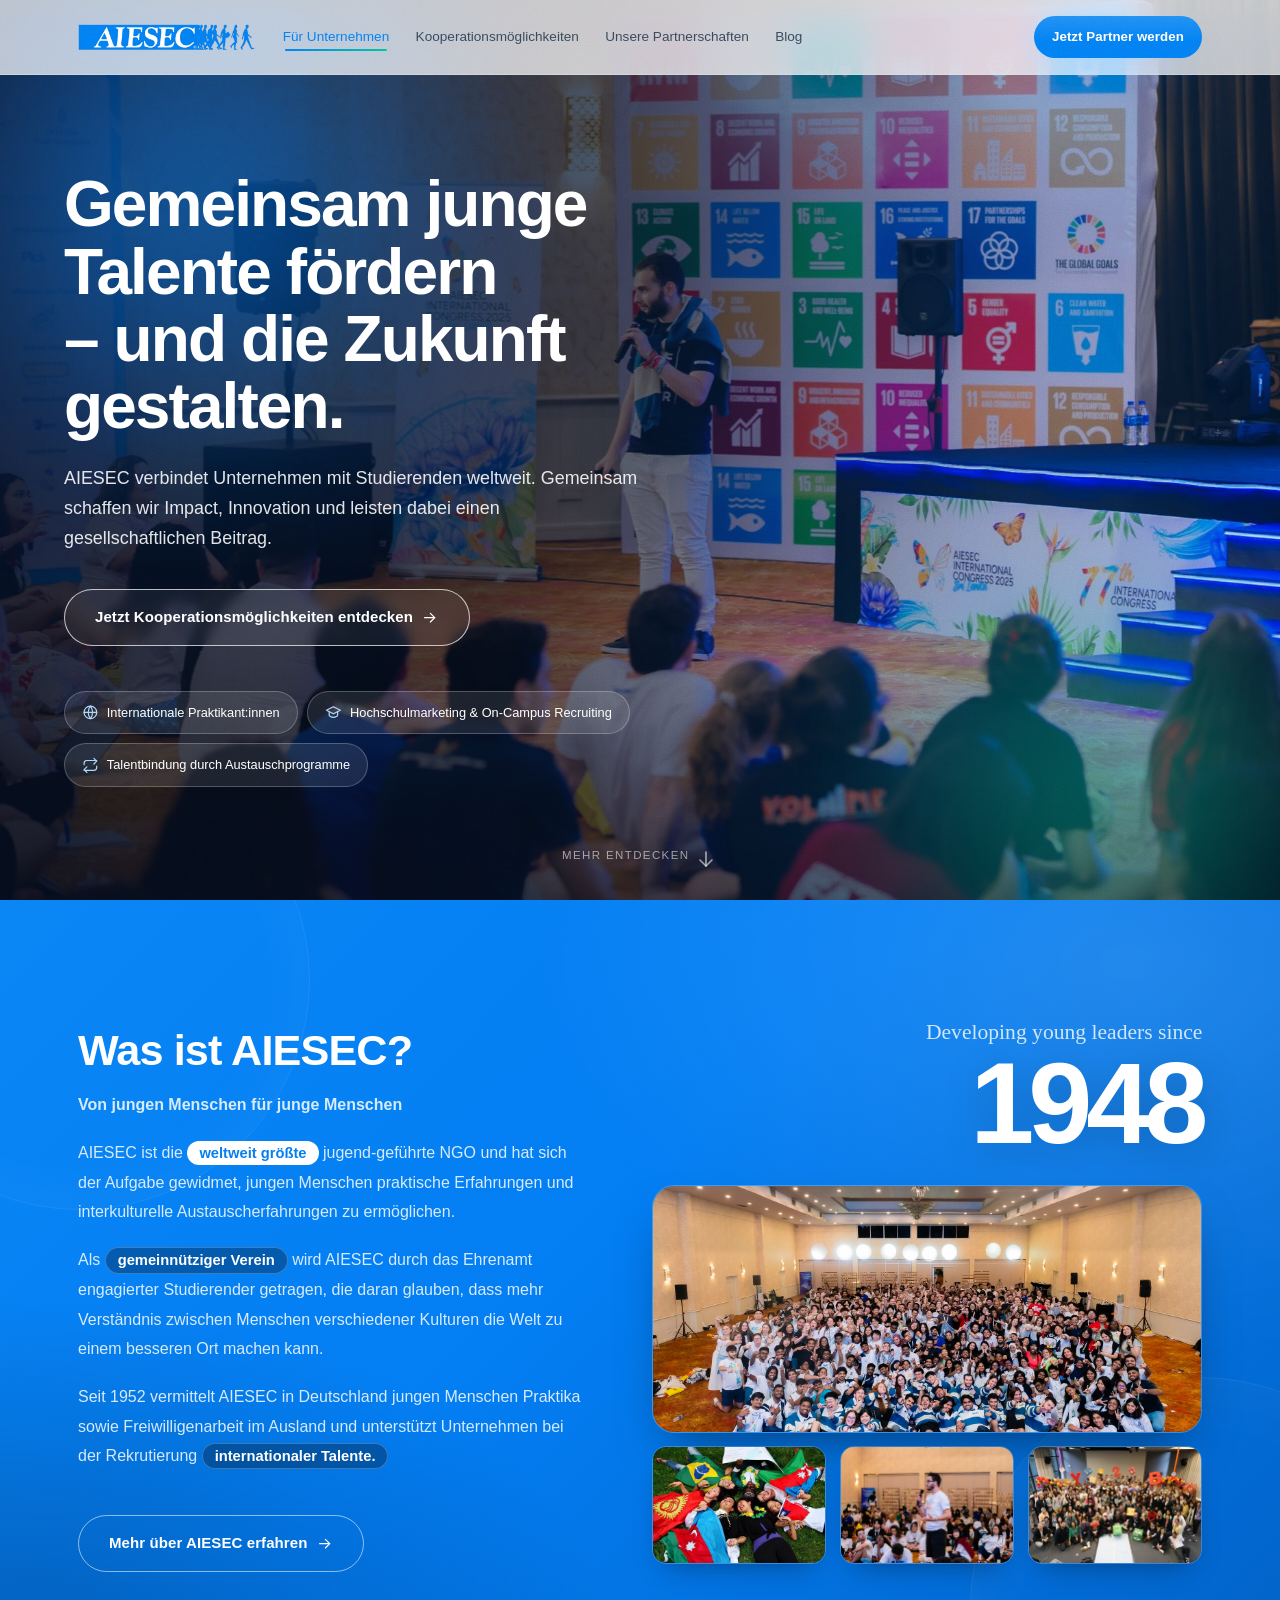
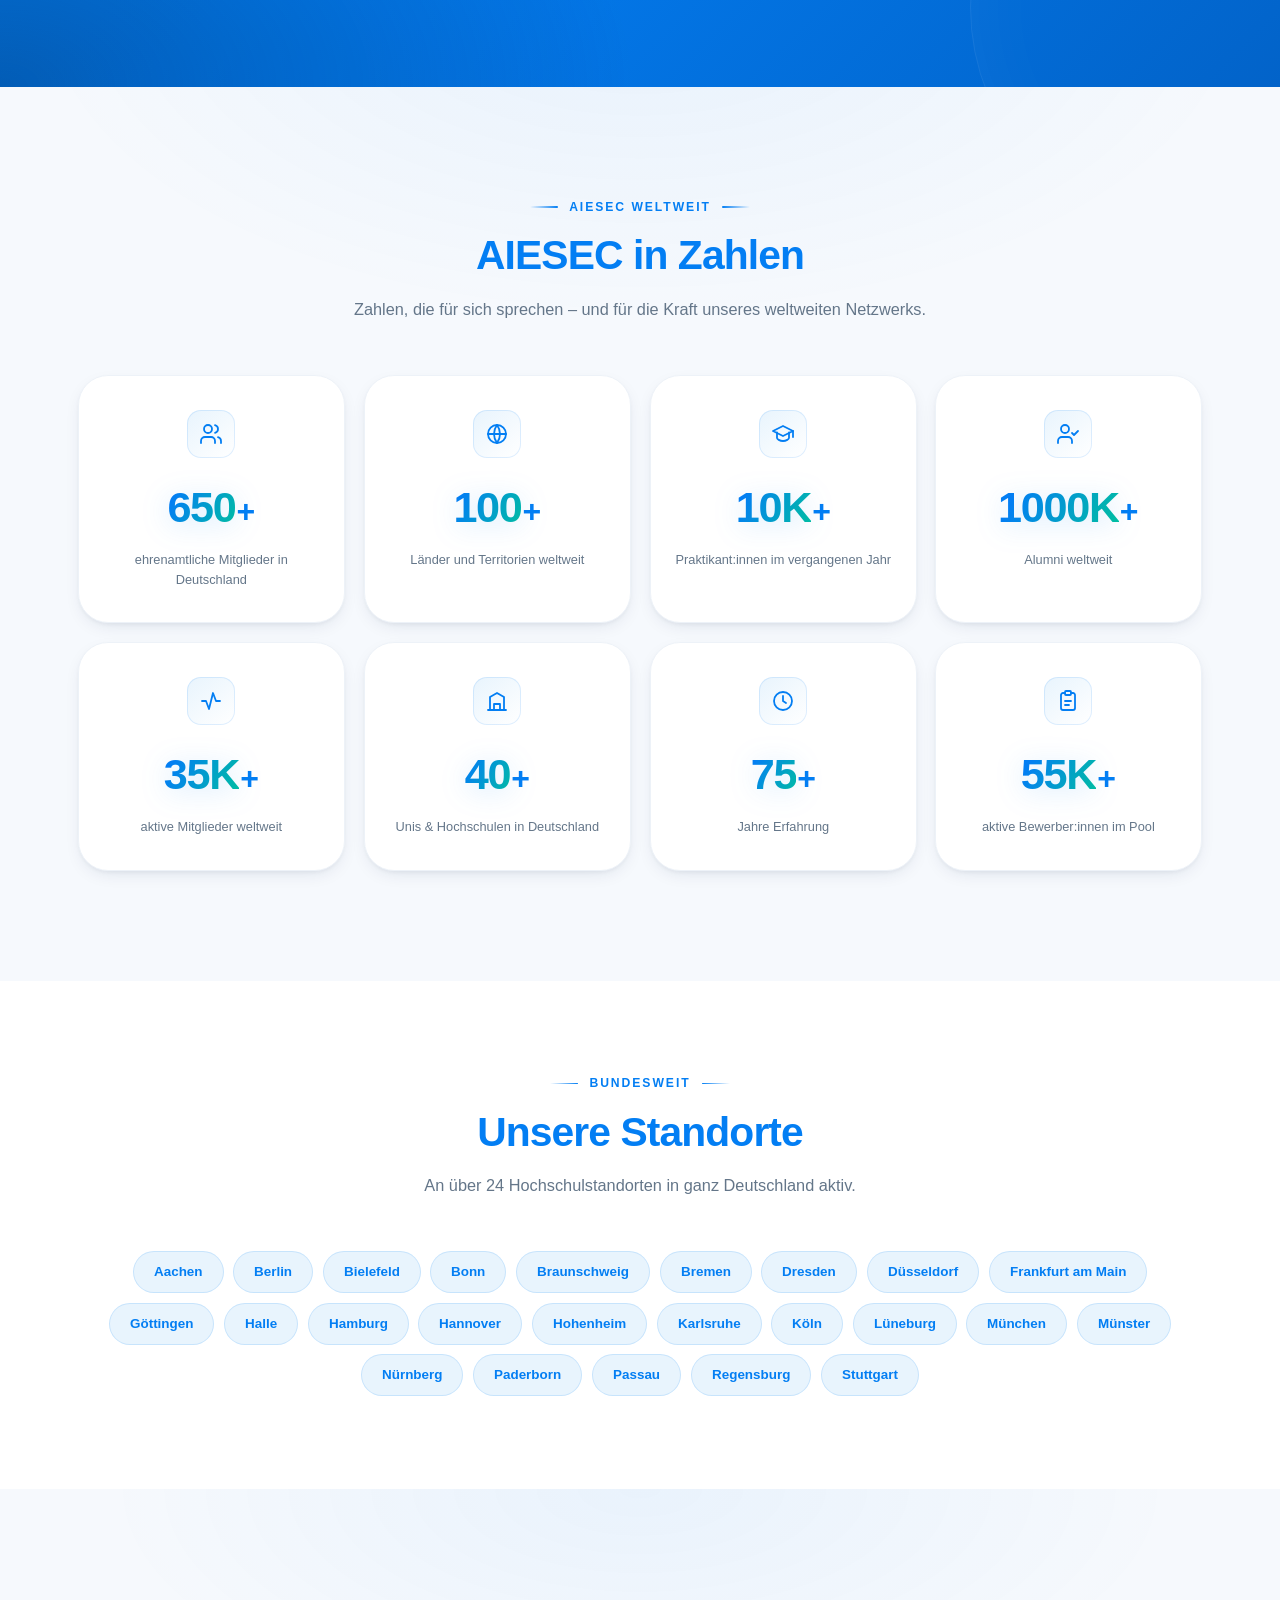
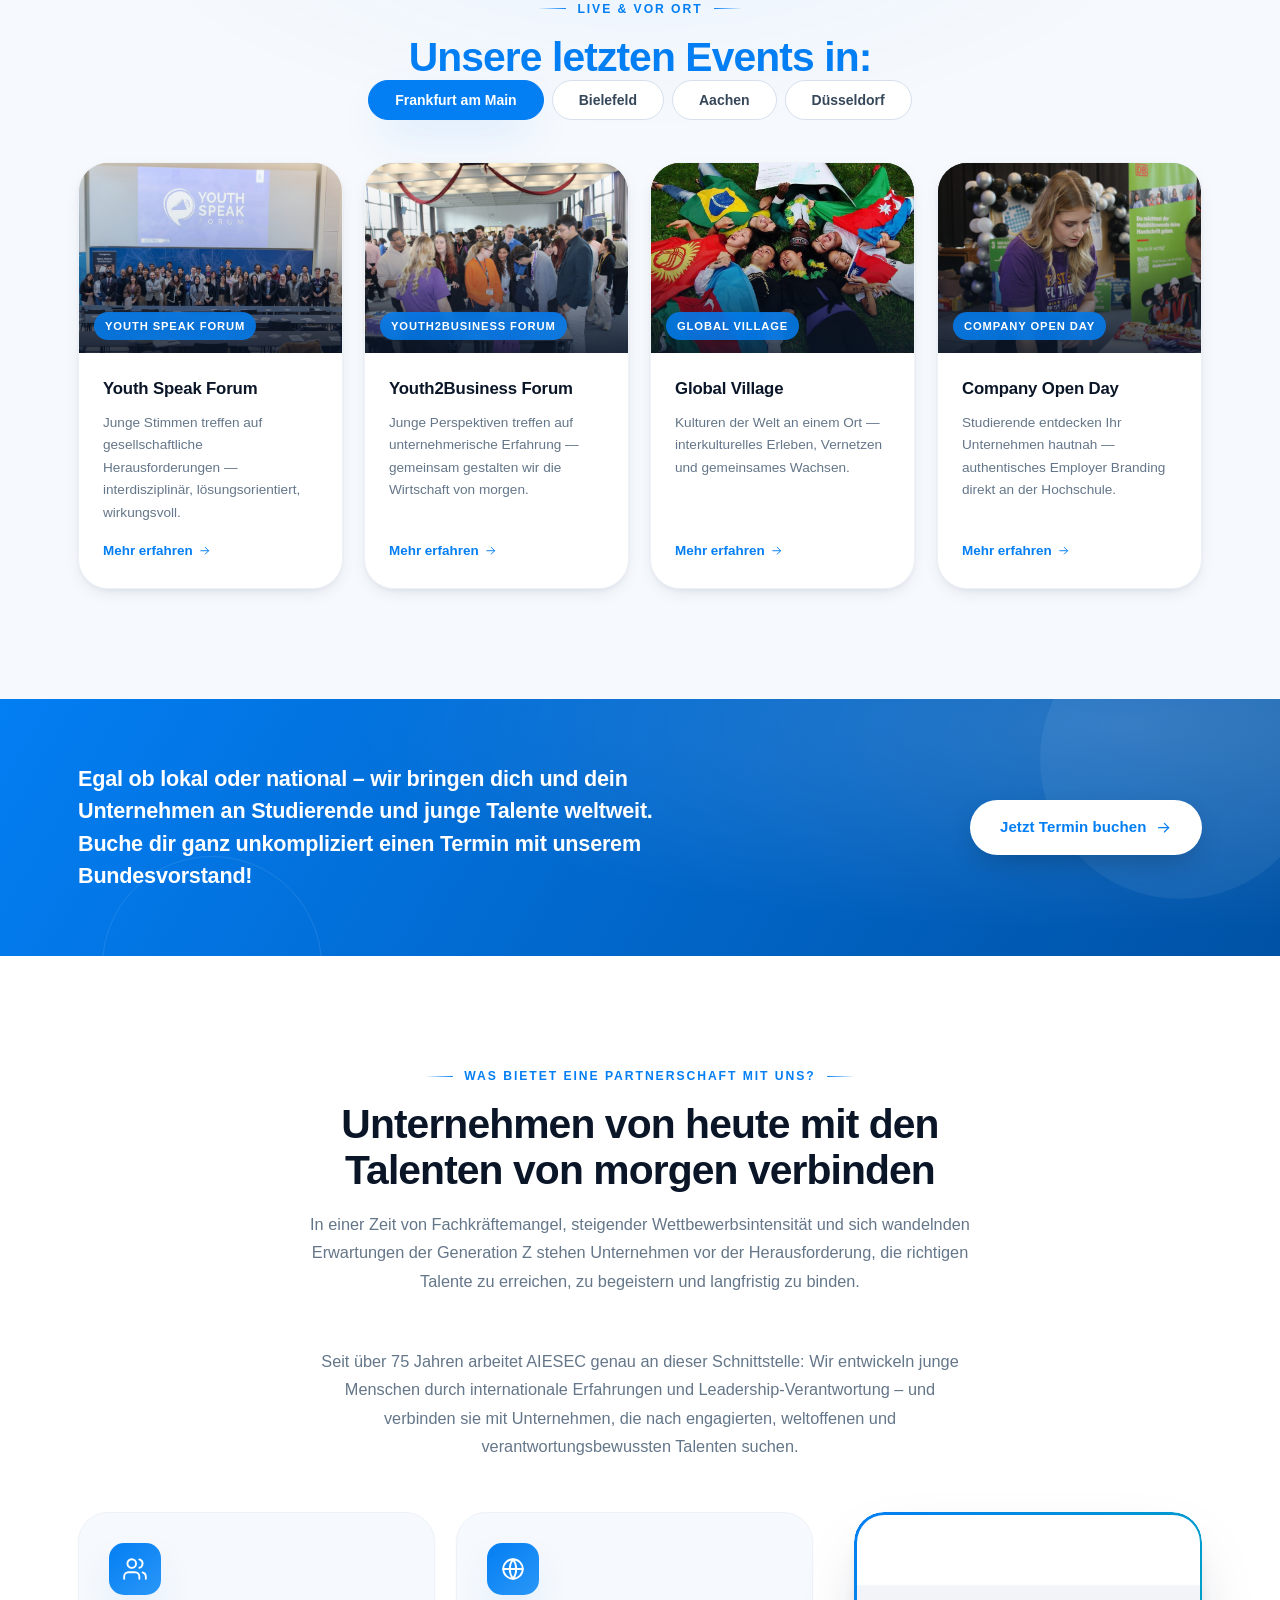
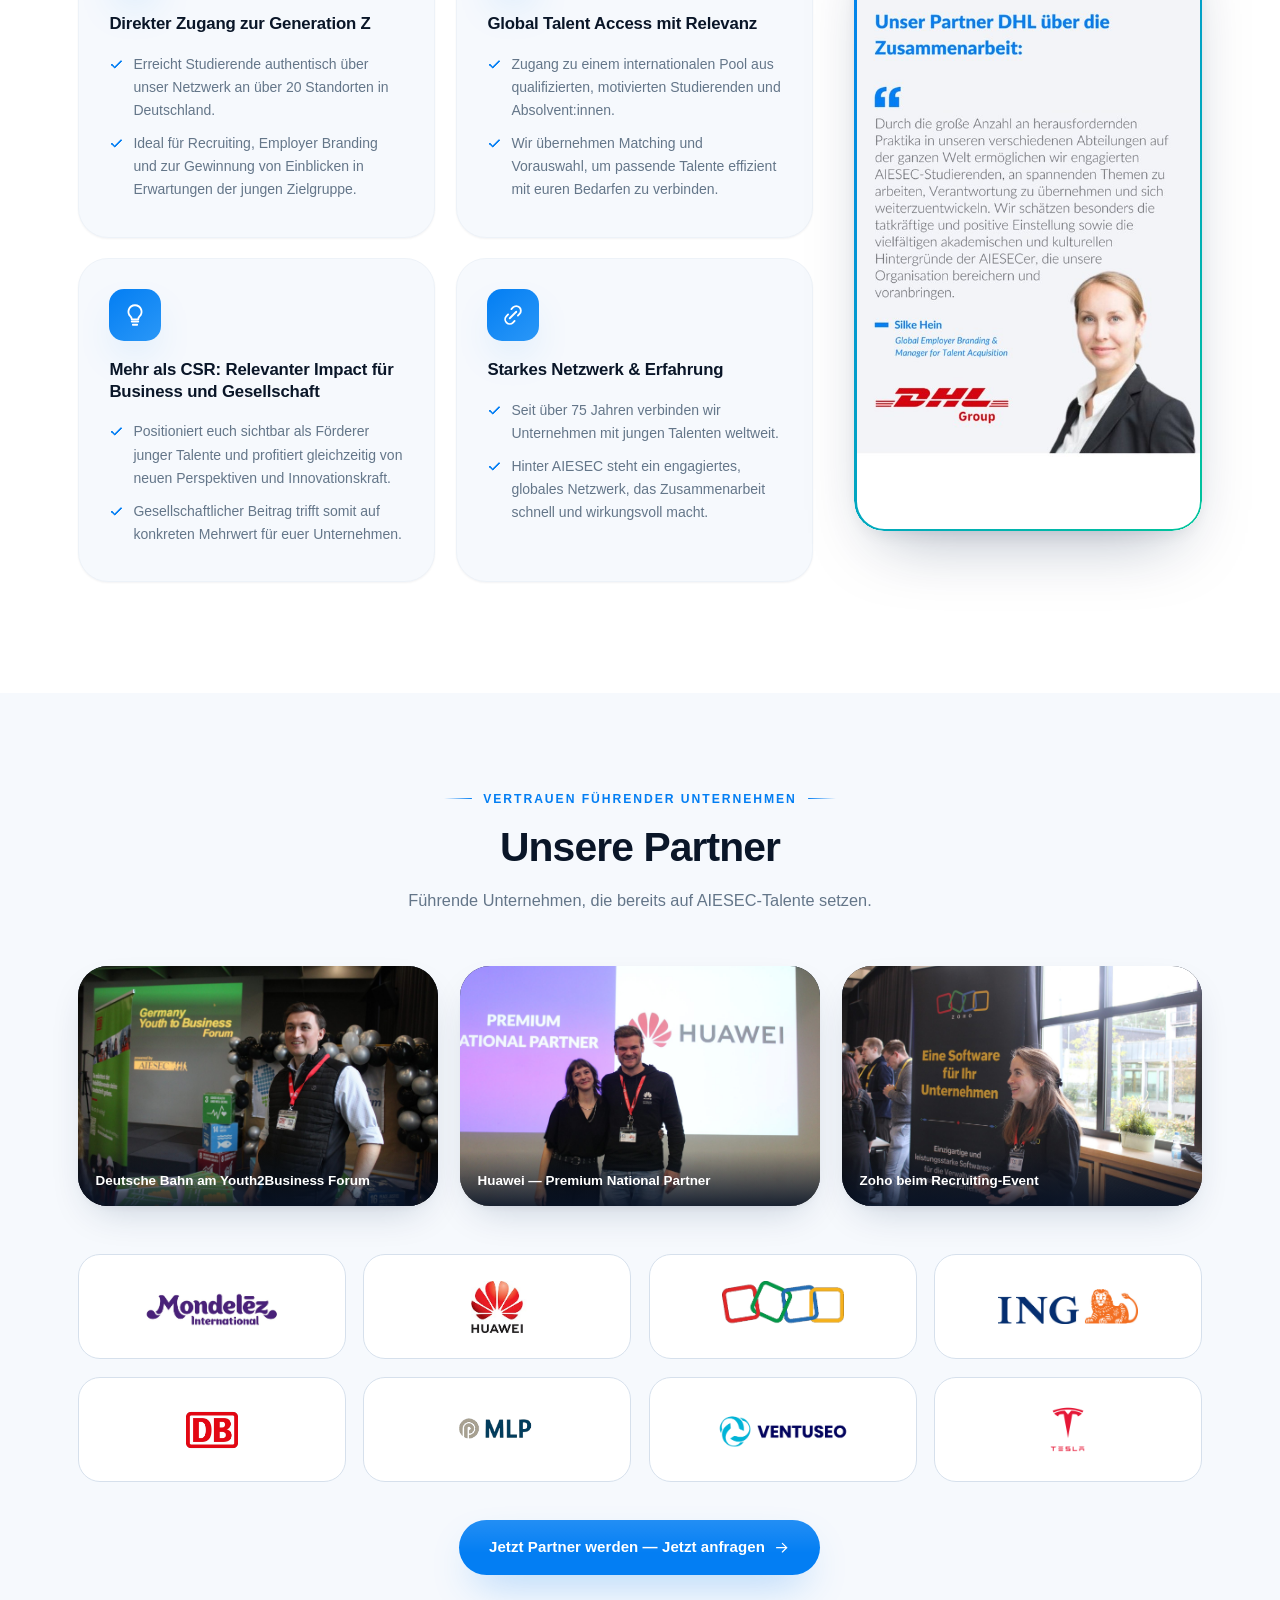
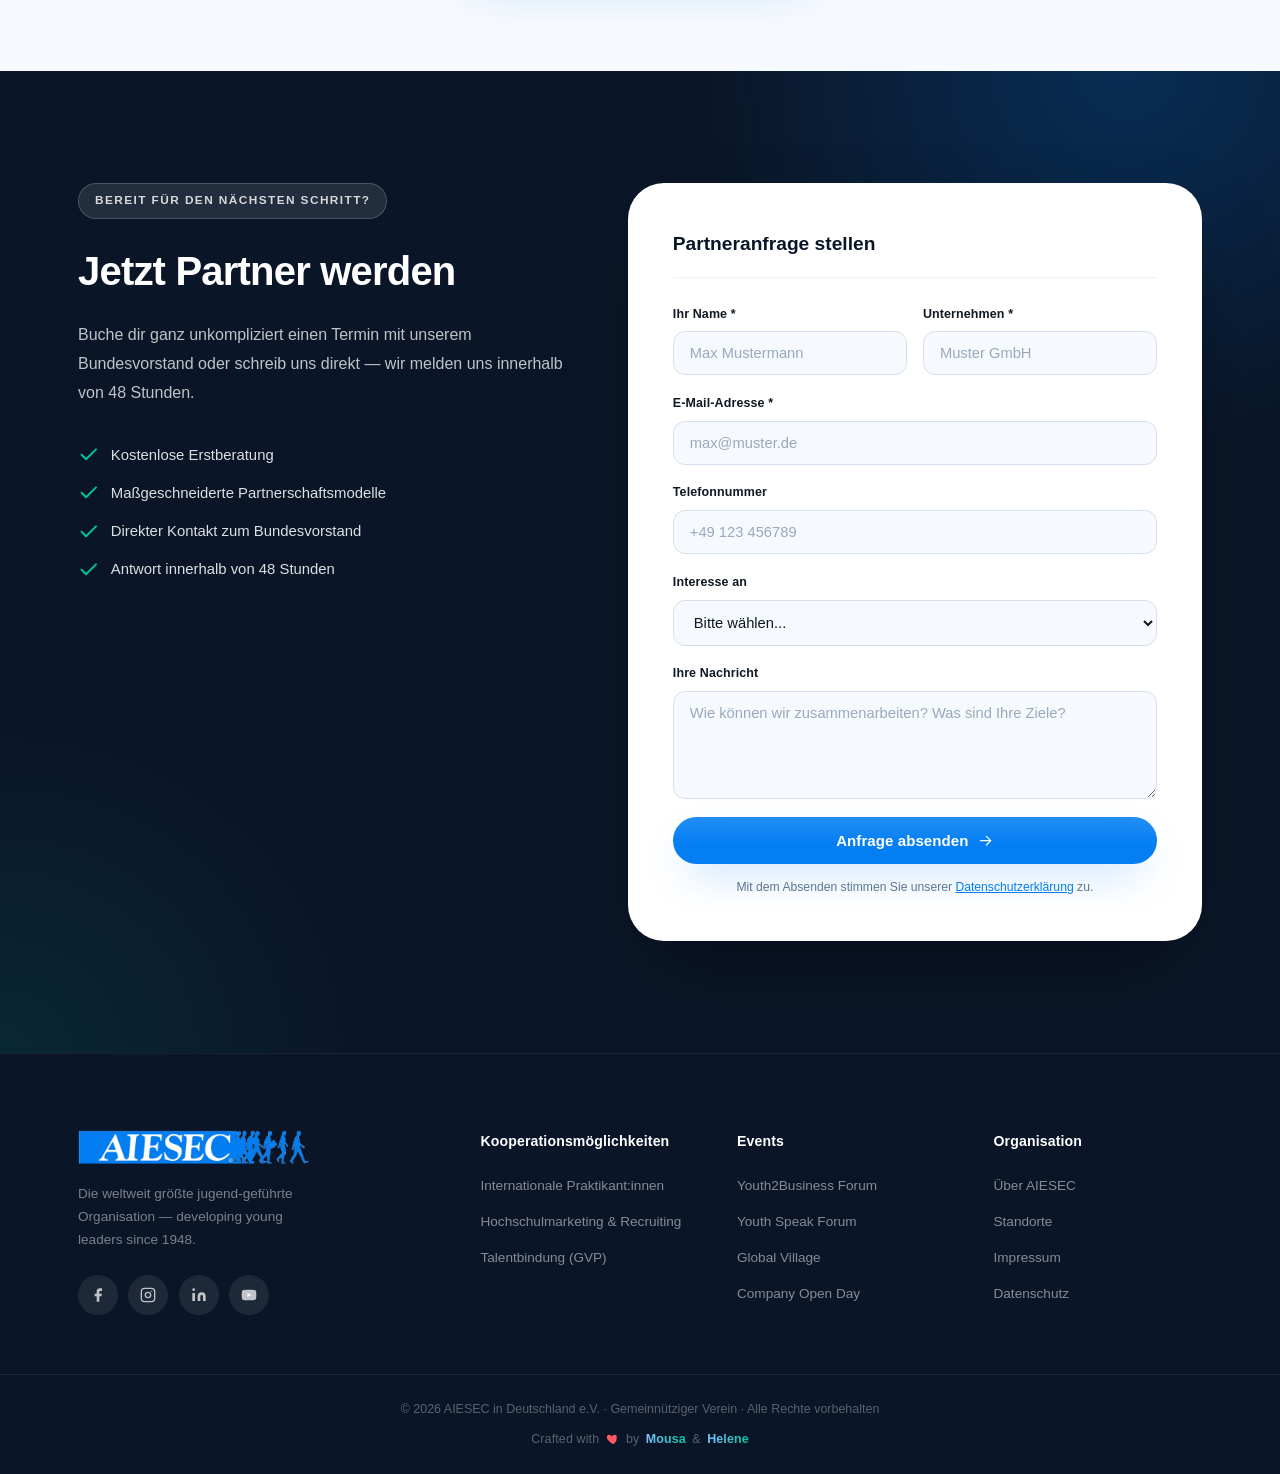
<file: index.html>
<!DOCTYPE html>
<html lang="de">
<head>
  <meta charset="UTF-8"/>
  <meta name="viewport" content="width=device-width,initial-scale=1.0"/>
  <title>Für Unternehmen – AIESEC in Deutschland</title>
  <meta name="description" content="AIESEC verbindet Unternehmen mit internationalen Talenten und der Generation Z. Internationale Praktikanten, Hochschulmarketing und mehr."/>
  <meta name="theme-color" content="#037EF3"/>
  <link rel="icon" type="image/png" sizes="32x32" href="assets/images/favicon-32.png"/>
  <link rel="icon" type="image/png" sizes="48x48" href="assets/images/favicon-48.png"/>
  <link rel="icon" type="image/png" href="assets/images/favicon.png"/>
  <link rel="apple-touch-icon" href="assets/images/apple-touch-icon.png"/>
  <meta http-equiv="Content-Security-Policy" content="default-src 'self'; base-uri 'self'; object-src 'none'; script-src 'self'; style-src 'self' 'unsafe-inline' https://fonts.googleapis.com; font-src https://fonts.gstatic.com; img-src 'self' data: https://i.ytimg.com; frame-src https://www.youtube-nocookie.com https://www.youtube.com; connect-src https://api.web3forms.com; form-action https://api.web3forms.com; frame-ancestors 'none'"/>
  <meta name="referrer" content="strict-origin-when-cross-origin"/>
  <link rel="preconnect" href="https://fonts.googleapis.com"/>
  <link rel="preconnect" href="https://fonts.gstatic.com" crossorigin/>
  <link href="https://fonts.googleapis.com/css2?family=Dancing+Script:wght@600&family=DM+Sans:opsz,wght@9..40,300;9..40,400;9..40,500;9..40,600;9..40,700;9..40,800&display=swap" rel="stylesheet"/>
  <link rel="stylesheet" href="assets/css/style.css"/>
</head>
<body>

<!-- scroll progress -->
<div class="scroll-progress" id="scrollProgress"></div>

<!-- ═══ NAVBAR ═══ -->
<nav class="navbar" id="navbar">
  <div class="nav-container">
    <a href="index.html" class="nav-logo" aria-label="AIESEC in Deutschland – Startseite">
      <img src="assets/images/logo.png" alt="AIESEC in Deutschland"/>
    </a>
    <ul class="nav-links" id="navLinks">
      <li class="nav-item active"><a href="index.html">Für Unternehmen</a></li>
      <li class="nav-item"><a href="coming-soon.html">Kooperationsmöglichkeiten</a></li>
      <li class="nav-item"><a href="#partnerschaften">Unsere Partnerschaften</a></li>
      <li class="nav-item"><a href="https://aiesec.de/blog" target="_blank" rel="noopener">Blog</a></li>
      <li class="nav-item nav-mobile-cta"><a href="anmeldung.html" class="btn btn-primary">Jetzt Partner werden</a></li>
    </ul>
    <a href="anmeldung.html" class="btn btn-primary nav-cta">Jetzt Partner werden</a>
    <button class="hamburger" id="hamburger" aria-label="Menü öffnen" aria-expanded="false">
      <span></span><span></span><span></span>
    </button>
  </div>
</nav>

<!-- ═══ HERO ═══ -->
<section class="hero">
  <img src="assets/images/hero.jpg" alt="AIESEC International Congress 2025" class="hero-bg"/>
  <div class="hero-overlay"></div>
  <div class="hero-aurora" aria-hidden="true"></div>
  <div class="hero-content">
    <h1 class="hero-title">
      <span class="word" style="animation-delay:.10s">Gemeinsam</span>
      <span class="word" style="animation-delay:.16s">junge</span>
      <span class="word" style="animation-delay:.22s">Talente</span>
      <span class="word" style="animation-delay:.28s">fördern</span><br>
      <span class="word" style="animation-delay:.36s">–</span>
      <span class="word" style="animation-delay:.42s">und</span>
      <span class="word" style="animation-delay:.48s">die</span>
      <span class="word" style="animation-delay:.54s">Zukunft</span>
      <span class="word" style="animation-delay:.60s">gestalten.</span>
    </h1>
    <p class="hero-sub">
      AIESEC verbindet Unternehmen mit Studierenden weltweit. Gemeinsam schaffen wir
      Impact, Innovation und leisten dabei einen gesellschaftlichen Beitrag.
    </p>
    <a href="coming-soon.html" class="btn btn-outline-white hero-btn">
      Jetzt Kooperationsmöglichkeiten entdecken
      <svg class="icon" viewBox="0 0 24 24"><path d="M5 12h14"/><path d="m13 6 6 6-6 6"/></svg>
    </a>
    <div class="hero-pills">
      <a href="coming-soon.html" class="pill"><svg class="icon" viewBox="0 0 24 24"><circle cx="12" cy="12" r="9"/><path d="M3 12h18"/><path d="M12 3a15 15 0 0 1 0 18 15 15 0 0 1 0-18z"/></svg>Internationale Praktikant:innen</a>
      <a href="coming-soon.html" class="pill"><svg class="icon" viewBox="0 0 24 24"><path d="M22 9 12 4 2 9l10 5 10-5z"/><path d="M6 10.5V16c0 1 2.7 3 6 3s6-2 6-3v-5.5"/></svg>Hochschulmarketing &amp; On-Campus Recruiting</a>
      <a href="coming-soon.html" class="pill"><svg class="icon" viewBox="0 0 24 24"><path d="M17 2l4 4-4 4"/><path d="M3 11V9a4 4 0 0 1 4-4h14"/><path d="M7 22l-4-4 4-4"/><path d="M21 13v2a4 4 0 0 1-4 4H3"/></svg>Talentbindung durch Austauschprogramme</a>
    </div>
  </div>
  <div class="hero-scroll-hint">
    <span>Mehr entdecken</span>
    <svg class="icon scroll-arrow" viewBox="0 0 24 24"><path d="M12 5v14"/><path d="m6 13 6 6 6-6"/></svg>
  </div>
</section>

<!-- ═══ WAS IST AIESEC ═══ -->
<section class="about" id="about">
  <div class="about-deco-tl"></div>
  <div class="about-deco-br"></div>
  <div class="container about-grid">
    <div class="about-text animate-left">
      <h2>Was ist AIESEC?</h2>
      <p class="about-subtitle">Von jungen Menschen für junge Menschen</p>
      <p>
        AIESEC ist die <span class="badge-white">weltweit größte</span> jugend-geführte NGO
        und hat sich der Aufgabe gewidmet, jungen Menschen praktische Erfahrungen und
        interkulturelle Austauscherfahrungen zu ermöglichen.
      </p>
      <p>
        Als <span class="badge-dark">gemeinnütziger Verein</span> wird AIESEC durch das Ehrenamt
        engagierter Studierender getragen, die daran glauben, dass mehr Verständnis zwischen
        Menschen verschiedener Kulturen die Welt zu einem besseren Ort machen kann.
      </p>
      <p>
        Seit 1952 vermittelt AIESEC in Deutschland jungen Menschen Praktika sowie
        Freiwilligenarbeit im Ausland und unterstützt Unternehmen bei der Rekrutierung
        <span class="badge-dark">internationaler Talente.</span>
      </p>
      <a href="#stats" class="btn btn-white-outline mt-1">
        Mehr über AIESEC erfahren
        <svg class="icon" viewBox="0 0 24 24"><path d="M5 12h14"/><path d="m13 6 6 6-6 6"/></svg>
      </a>
    </div>
    <div class="about-right animate-right">
      <div class="script-year">
        <span class="script-text">Developing young leaders since</span>
        <span class="year-num">1948</span>
      </div>
      <div class="about-photos-grid">
        <img src="assets/images/about-2.jpg" alt="Hunderte AIESEC-Mitglieder bei einem internationalen Treffen" class="photo-big" loading="lazy"/>
        <div class="about-photos-small">
          <img src="assets/images/event-globalvillage.png" alt="Studierende mit Nationalflaggen beim Global Village" loading="lazy"/>
          <img src="assets/images/about-3.jpg" alt="AIESEC Workshop mit Speaker und Publikum" loading="lazy"/>
          <img src="assets/images/event-y2b.jpg" alt="AIESEC Youth2Business Forum" loading="lazy"/>
        </div>
      </div>
    </div>
  </div>
</section>

<!-- ═══ STATS ═══ -->
<section class="stats" id="stats">
  <div class="container">
    <p class="section-overline">AIESEC weltweit</p>
    <h2 class="section-title centered blue-title">AIESEC in Zahlen</h2>
    <p class="section-intro">Zahlen, die für sich sprechen – und für die Kraft unseres weltweiten Netzwerks.</p>
    <div class="stats-grid">
      <div class="stat-card animate-up">
        <div class="stat-ico"><svg class="icon" viewBox="0 0 24 24"><path d="M16 21v-2a4 4 0 0 0-4-4H6a4 4 0 0 0-4 4v2"/><circle cx="9" cy="7" r="4"/><path d="M22 21v-2a4 4 0 0 0-3-3.87"/><path d="M16 3.13a4 4 0 0 1 0 7.75"/></svg></div>
        <div class="stat-row"><span class="stat-num" data-target="650">0</span><span class="stat-suffix">+</span></div>
        <div class="stat-label">ehrenamtliche Mitglieder in Deutschland</div>
      </div>
      <div class="stat-card animate-up" style="animation-delay:.07s">
        <div class="stat-ico"><svg class="icon" viewBox="0 0 24 24"><circle cx="12" cy="12" r="9"/><path d="M3 12h18"/><path d="M12 3a15 15 0 0 1 0 18 15 15 0 0 1 0-18z"/></svg></div>
        <div class="stat-row"><span class="stat-num" data-target="100">0</span><span class="stat-suffix">+</span></div>
        <div class="stat-label">Länder und Territorien weltweit</div>
      </div>
      <div class="stat-card animate-up" style="animation-delay:.14s">
        <div class="stat-ico"><svg class="icon" viewBox="0 0 24 24"><path d="M22 9 12 4 2 9l10 5 10-5z"/><path d="M6 10.5V16c0 1 2.7 3 6 3s6-2 6-3v-5.5"/><path d="M22 9v6"/></svg></div>
        <div class="stat-row"><span class="stat-num" data-target="10000">0</span><span class="stat-suffix">+</span></div>
        <div class="stat-label">Praktikant:innen im vergangenen Jahr</div>
      </div>
      <div class="stat-card animate-up" style="animation-delay:.21s">
        <div class="stat-ico"><svg class="icon" viewBox="0 0 24 24"><path d="M16 21v-2a4 4 0 0 0-4-4H6a4 4 0 0 0-4 4v2"/><circle cx="9" cy="7" r="4"/><path d="m16 11 2 2 4-4"/></svg></div>
        <div class="stat-row"><span class="stat-num" data-target="1000000">0</span><span class="stat-suffix">+</span></div>
        <div class="stat-label">Alumni weltweit</div>
      </div>
      <div class="stat-card animate-up" style="animation-delay:.28s">
        <div class="stat-ico"><svg class="icon" viewBox="0 0 24 24"><path d="M3 12h4l3 8 4-16 3 8h4"/></svg></div>
        <div class="stat-row"><span class="stat-num" data-target="35000">0</span><span class="stat-suffix">+</span></div>
        <div class="stat-label">aktive Mitglieder weltweit</div>
      </div>
      <div class="stat-card animate-up" style="animation-delay:.35s">
        <div class="stat-ico"><svg class="icon" viewBox="0 0 24 24"><path d="M3 21h18"/><path d="M5 21V8l7-4 7 4v13"/><path d="M9 21v-6h6v6"/></svg></div>
        <div class="stat-row"><span class="stat-num" data-target="40">0</span><span class="stat-suffix">+</span></div>
        <div class="stat-label">Unis &amp; Hochschulen in Deutschland</div>
      </div>
      <div class="stat-card animate-up" style="animation-delay:.42s">
        <div class="stat-ico"><svg class="icon" viewBox="0 0 24 24"><circle cx="12" cy="12" r="9"/><path d="M12 7v5l3 2"/></svg></div>
        <div class="stat-row"><span class="stat-num" data-target="75">0</span><span class="stat-suffix">+</span></div>
        <div class="stat-label">Jahre Erfahrung</div>
      </div>
      <div class="stat-card animate-up" style="animation-delay:.49s">
        <div class="stat-ico"><svg class="icon" viewBox="0 0 24 24"><path d="M9 4H7a2 2 0 0 0-2 2v13a2 2 0 0 0 2 2h10a2 2 0 0 0 2-2V6a2 2 0 0 0-2-2h-2"/><rect x="9" y="2" width="6" height="4" rx="1"/><path d="M9 12h6M9 16h4"/></svg></div>
        <div class="stat-row"><span class="stat-num" data-target="55000">0</span><span class="stat-suffix">+</span></div>
        <div class="stat-label">aktive Bewerber:innen im Pool</div>
      </div>
    </div>
  </div>
</section>

<!-- ═══ STANDORTE ═══ -->
<section class="locations">
  <div class="container">
    <p class="section-overline">Bundesweit</p>
    <h2 class="section-title centered blue-title">Unsere Standorte</h2>
    <p class="section-intro">An über 24 Hochschulstandorten in ganz Deutschland aktiv.</p>
    <div class="locations-grid">
      <span>Aachen</span><span>Berlin</span><span>Bielefeld</span>
      <span>Bonn</span><span>Braunschweig</span><span>Bremen</span>
      <span>Dresden</span><span>Düsseldorf</span><span>Frankfurt am Main</span>
      <span>Göttingen</span><span>Halle</span><span>Hamburg</span>
      <span>Hannover</span><span>Hohenheim</span><span>Karlsruhe</span>
      <span>Köln</span><span>Lüneburg</span><span>München</span>
      <span>Münster</span><span>Nürnberg</span><span>Paderborn</span>
      <span>Passau</span><span>Regensburg</span><span>Stuttgart</span>
    </div>
  </div>
</section>

<!-- ═══ EVENTS ═══ -->
<section class="events" id="events">
  <div class="container">
    <p class="section-overline">Live &amp; vor Ort</p>
    <h2 class="section-title centered blue-title">Unsere letzten Events in:</h2>
    <div class="event-tabs">
      <button class="tab-btn active">Frankfurt am Main</button>
      <button class="tab-btn">Bielefeld</button>
      <button class="tab-btn">Aachen</button>
      <button class="tab-btn">Düsseldorf</button>
    </div>
    <div class="events-grid">
      <div class="event-card animate-up">
        <div class="event-img" style="background-image:url('assets/images/event-ysf1.jpg')">
          <div class="event-img-overlay"></div>
          <span class="event-label">Youth Speak Forum</span>
        </div>
        <div class="event-info">
          <h3>Youth Speak Forum</h3>
          <p>Junge Stimmen treffen auf gesellschaftliche Herausforderungen — interdisziplinär, lösungsorientiert, wirkungsvoll.</p>
          <a href="coming-soon.html" class="event-link">Mehr erfahren <svg class="icon" viewBox="0 0 24 24"><path d="M5 12h14"/><path d="m13 6 6 6-6 6"/></svg></a>
        </div>
      </div>
      <div class="event-card animate-up" style="animation-delay:.1s">
        <div class="event-img" style="background-image:url('assets/images/event-y2b-booth.jpg')">
          <div class="event-img-overlay"></div>
          <span class="event-label">Youth2Business Forum</span>
        </div>
        <div class="event-info">
          <h3>Youth2Business Forum</h3>
          <p>Junge Perspektiven treffen auf unternehmerische Erfahrung — gemeinsam gestalten wir die Wirtschaft von morgen.</p>
          <a href="coming-soon.html" class="event-link">Mehr erfahren <svg class="icon" viewBox="0 0 24 24"><path d="M5 12h14"/><path d="m13 6 6 6-6 6"/></svg></a>
        </div>
      </div>
      <div class="event-card animate-up" style="animation-delay:.2s">
        <div class="event-img" style="background-image:url('assets/images/event-globalvillage.png')">
          <div class="event-img-overlay"></div>
          <span class="event-label">Global Village</span>
        </div>
        <div class="event-info">
          <h3>Global Village</h3>
          <p>Kulturen der Welt an einem Ort — interkulturelles Erleben, Vernetzen und gemeinsames Wachsen.</p>
          <a href="coming-soon.html" class="event-link">Mehr erfahren <svg class="icon" viewBox="0 0 24 24"><path d="M5 12h14"/><path d="m13 6 6 6-6 6"/></svg></a>
        </div>
      </div>
      <div class="event-card animate-up" style="animation-delay:.3s">
        <div class="event-img" style="background-image:url('assets/images/event-companyday-db.jpg')">
          <div class="event-img-overlay"></div>
          <span class="event-label">Company Open Day</span>
        </div>
        <div class="event-info">
          <h3>Company Open Day</h3>
          <p>Studierende entdecken Ihr Unternehmen hautnah — authentisches Employer Branding direkt an der Hochschule.</p>
          <a href="coming-soon.html" class="event-link">Mehr erfahren <svg class="icon" viewBox="0 0 24 24"><path d="M5 12h14"/><path d="m13 6 6 6-6 6"/></svg></a>
        </div>
      </div>
    </div>
  </div>
</section>

<!-- ═══ CTA BANNER ═══ -->
<section class="cta-banner">
  <div class="container cta-banner-inner">
    <div class="cta-banner-text animate-left">
      <p>Egal ob lokal oder national – wir bringen dich und dein Unternehmen an Studierende und junge Talente weltweit. Buche dir ganz unkompliziert einen Termin mit unserem Bundesvorstand!</p>
    </div>
    <a href="#kontakt" class="btn btn-white animate-right">Jetzt Termin buchen
      <svg class="icon" viewBox="0 0 24 24"><path d="M5 12h14"/><path d="m13 6 6 6-6 6"/></svg>
    </a>
  </div>
</section>

<!-- ═══ PARTNERSCHAFT ═══ -->
<section class="partnership" id="kooperationen">
  <div class="container">
    <p class="section-overline">Was bietet eine Partnerschaft mit uns?</p>
    <h2 class="section-title centered">Unternehmen von heute mit den<br>Talenten von morgen verbinden</h2>
    <p class="section-intro">
      In einer Zeit von Fachkräftemangel, steigender Wettbewerbsintensität und sich wandelnden
      Erwartungen der Generation Z stehen Unternehmen vor der Herausforderung, die richtigen
      Talente zu erreichen, zu begeistern und langfristig zu binden.
    </p>
    <p class="section-intro">
      Seit über 75 Jahren arbeitet AIESEC genau an dieser Schnittstelle: Wir entwickeln junge
      Menschen durch internationale Erfahrungen und Leadership-Verantwortung – und verbinden sie
      mit Unternehmen, die nach engagierten, weltoffenen und verantwortungsbewussten Talenten suchen.
    </p>
    <div class="partnership-layout">
      <div class="partnership-cards">
        <div class="partner-card animate-up">
          <div class="partner-card-icon"><svg class="icon" viewBox="0 0 24 24"><path d="M16 21v-2a4 4 0 0 0-4-4H6a4 4 0 0 0-4 4v2"/><circle cx="9" cy="7" r="4"/><path d="M22 21v-2a4 4 0 0 0-3-3.87"/><path d="M16 3.13a4 4 0 0 1 0 7.75"/></svg></div>
          <h3>Direkter Zugang zur Generation Z</h3>
          <ul>
            <li>Erreicht Studierende authentisch über unser Netzwerk an über 20 Standorten in Deutschland.</li>
            <li>Ideal für Recruiting, Employer Branding und zur Gewinnung von Einblicken in Erwartungen der jungen Zielgruppe.</li>
          </ul>
        </div>
        <div class="partner-card animate-up" style="animation-delay:.1s">
          <div class="partner-card-icon"><svg class="icon" viewBox="0 0 24 24"><circle cx="12" cy="12" r="9"/><path d="M3 12h18"/><path d="M12 3a15 15 0 0 1 0 18 15 15 0 0 1 0-18z"/></svg></div>
          <h3>Global Talent Access mit Relevanz</h3>
          <ul>
            <li>Zugang zu einem internationalen Pool aus qualifizierten, motivierten Studierenden und Absolvent:innen.</li>
            <li>Wir übernehmen Matching und Vorauswahl, um passende Talente effizient mit euren Bedarfen zu verbinden.</li>
          </ul>
        </div>
        <div class="partner-card animate-up" style="animation-delay:.2s">
          <div class="partner-card-icon"><svg class="icon" viewBox="0 0 24 24"><path d="M9 18h6"/><path d="M10 21h4"/><path d="M12 3a6 6 0 0 0-4 10.5c.7.7 1 1.3 1 2.5h6c0-1.2.3-1.8 1-2.5A6 6 0 0 0 12 3z"/></svg></div>
          <h3>Mehr als CSR: Relevanter Impact für Business und Gesellschaft</h3>
          <ul>
            <li>Positioniert euch sichtbar als Förderer junger Talente und profitiert gleichzeitig von neuen Perspektiven und Innovationskraft.</li>
            <li>Gesellschaftlicher Beitrag trifft somit auf konkreten Mehrwert für euer Unternehmen.</li>
          </ul>
        </div>
        <div class="partner-card animate-up" style="animation-delay:.3s">
          <div class="partner-card-icon"><svg class="icon" viewBox="0 0 24 24"><path d="M9 15l6-6"/><path d="M10.5 6.5 12 5a4 4 0 0 1 6 6l-1.5 1.5"/><path d="M13.5 17.5 12 19a4 4 0 0 1-6-6l1.5-1.5"/></svg></div>
          <h3>Starkes Netzwerk &amp; Erfahrung</h3>
          <ul>
            <li>Seit über 75 Jahren verbinden wir Unternehmen mit jungen Talenten weltweit.</li>
            <li>Hinter AIESEC steht ein engagiertes, globales Netzwerk, das Zusammenarbeit schnell und wirkungsvoll macht.</li>
          </ul>
        </div>
      </div>
      <div class="testimonial animate-right">
        <img src="assets/images/dhl-testimonial.png" alt="Testimonial unseres Partners DHL Group – Silke Heck, Global Head of Employer Branding" class="testimonial-img-full" loading="lazy"/>
      </div>
    </div>
  </div>
</section>

<!-- ═══ PARTNER LOGOS ═══ -->
<section class="partners" id="partnerschaften">
  <div class="container">
    <p class="section-overline">Vertrauen führender Unternehmen</p>
    <h2 class="section-title centered">Unsere Partner</h2>
    <p class="section-intro">Führende Unternehmen, die bereits auf AIESEC-Talente setzen.</p>
    <div class="partner-showcase">
      <figure class="animate-up">
        <img src="assets/images/partner-db-y2b.jpg" alt="Deutsche Bahn am Youth2Business Forum" loading="lazy"/>
        <figcaption>Deutsche Bahn am Youth2Business Forum</figcaption>
      </figure>
      <figure class="animate-up" style="animation-delay:.1s">
        <img src="assets/images/partner-huawei-national.jpg" alt="Huawei – Premium National Partner" loading="lazy"/>
        <figcaption>Huawei — Premium National Partner</figcaption>
      </figure>
      <figure class="animate-up" style="animation-delay:.2s">
        <img src="assets/images/partner-zoho-booth.jpg" alt="Zoho beim AIESEC-Recruiting-Event" loading="lazy"/>
        <figcaption>Zoho beim Recruiting-Event</figcaption>
      </figure>
    </div>
    <div class="partners-logos">
      <div class="partner-logo-card"><img src="assets/images/logo-mondelez.png" alt="Mondelēz International" loading="lazy"/></div>
      <div class="partner-logo-card"><img src="assets/images/logo-huawei.png" alt="Huawei" loading="lazy"/></div>
      <div class="partner-logo-card"><img src="assets/images/logo-zoho.png" alt="Zoho" loading="lazy"/></div>
      <div class="partner-logo-card"><img src="assets/images/logo-ing.jpg" alt="ING" loading="lazy"/></div>
      <div class="partner-logo-card"><img src="assets/images/logo-db.png" alt="Deutsche Bahn" loading="lazy"/></div>
      <div class="partner-logo-card"><img src="assets/images/logo-mlp.png" alt="MLP" loading="lazy"/></div>
      <div class="partner-logo-card"><img src="assets/images/logo-ventuseo.png" alt="Ventuseo" loading="lazy"/></div>
      <div class="partner-logo-card"><img src="assets/images/logo-tesla.png" alt="Tesla" loading="lazy"/></div>
    </div>
    <div class="partners-cta">
      <a href="anmeldung.html" class="btn btn-primary">Jetzt Partner werden — Jetzt anfragen
        <svg class="icon" viewBox="0 0 24 24"><path d="M5 12h14"/><path d="m13 6 6 6-6 6"/></svg></a>
    </div>
  </div>
</section>

<!-- ═══ CONTACT ═══ -->
<section class="contact section-dark" id="kontakt">
  <div class="container contact-grid">
    <div class="contact-text animate-left">
      <span class="section-tag-white">Bereit für den nächsten Schritt?</span>
      <h2>Jetzt Partner werden</h2>
      <p>Buche dir ganz unkompliziert einen Termin mit unserem Bundesvorstand oder schreib uns direkt — wir melden uns innerhalb von 48 Stunden.</p>
      <div class="contact-benefits">
        <div class="benefit-item"><svg class="icon" viewBox="0 0 24 24"><path d="M20 6 9 17l-5-5"/></svg>Kostenlose Erstberatung</div>
        <div class="benefit-item"><svg class="icon" viewBox="0 0 24 24"><path d="M20 6 9 17l-5-5"/></svg>Maßgeschneiderte Partnerschaftsmodelle</div>
        <div class="benefit-item"><svg class="icon" viewBox="0 0 24 24"><path d="M20 6 9 17l-5-5"/></svg>Direkter Kontakt zum Bundesvorstand</div>
        <div class="benefit-item"><svg class="icon" viewBox="0 0 24 24"><path d="M20 6 9 17l-5-5"/></svg>Antwort innerhalb von 48 Stunden</div>
      </div>
    </div>
    <form class="contact-form animate-right" id="contactForm" action="https://api.web3forms.com/submit" method="POST">
      <input type="hidden" name="access_key" value="f0ba8c58-9857-47f0-b545-d6d283ebc418"/>
      <input type="hidden" name="subject" value="Neue Partneranfrage – AIESEC in Deutschland"/>
      <h3 class="form-title">Partneranfrage stellen</h3>
      <div class="form-row">
        <div class="form-group">
          <label for="f-name">Ihr Name *</label>
          <input id="f-name" type="text" name="name" placeholder="Max Mustermann" required/>
        </div>
        <div class="form-group">
          <label for="f-company">Unternehmen *</label>
          <input id="f-company" type="text" name="company" placeholder="Muster GmbH" required/>
        </div>
      </div>
      <div class="form-group">
        <label for="f-email">E-Mail-Adresse *</label>
        <input id="f-email" type="email" name="email" placeholder="max@muster.de" required/>
      </div>
      <div class="form-group">
        <label for="f-phone">Telefonnummer</label>
        <input id="f-phone" type="tel" name="phone" placeholder="+49 123 456789"/>
      </div>
      <div class="form-group">
        <label for="f-interest">Interesse an</label>
        <select id="f-interest" name="interest">
          <option value="">Bitte wählen...</option>
          <option>Internationale Praktikant:innen</option>
          <option>Hochschulmarketing &amp; On-Campus Recruiting</option>
          <option>Talentbindung durch Austauschprogramme</option>
          <option>Youth2Business Forum</option>
          <option>Allgemeine nationale Partnerschaft</option>
        </select>
      </div>
      <div class="form-group">
        <label for="f-message">Ihre Nachricht</label>
        <textarea id="f-message" name="message" rows="4" placeholder="Wie können wir zusammenarbeiten? Was sind Ihre Ziele?"></textarea>
      </div>
      <button type="submit" class="btn btn-primary full-width" id="submitBtn">
        Anfrage absenden
        <svg class="icon" viewBox="0 0 24 24"><path d="M5 12h14"/><path d="m13 6 6 6-6 6"/></svg>
      </button>
      <div class="form-success" id="formSuccess">
        ✅ Vielen Dank! Wir melden uns innerhalb von 48 Stunden bei Ihnen.
      </div>
      <p class="form-privacy">Mit dem Absenden stimmen Sie unserer <a href="https://aiesec.de/datenschutz">Datenschutzerklärung</a> zu.</p>
    </form>
  </div>
</section>

<!-- ═══ FOOTER ═══ -->
<footer class="footer">
  <div class="container footer-grid">
    <div class="footer-brand">
      <img src="assets/images/logo.png" alt="AIESEC" class="footer-logo"/>
      <p>Die weltweit größte jugend-geführte Organisation — developing young leaders since 1948.</p>
      <div class="footer-social">
        <a href="https://www.facebook.com/aiesecde" target="_blank" rel="noopener" aria-label="Facebook">
          <svg width="16" height="16" viewBox="0 0 24 24" fill="currentColor"><path d="M18 2h-3a5 5 0 0 0-5 5v3H7v4h3v8h4v-8h3l1-4h-4V7a1 1 0 0 1 1-1h3z"/></svg>
        </a>
        <a href="https://www.instagram.com/aiesec.de/" target="_blank" rel="noopener" aria-label="Instagram">
          <svg width="16" height="16" viewBox="0 0 24 24" fill="none" stroke="currentColor" stroke-width="2"><rect x="2" y="2" width="20" height="20" rx="5" ry="5"/><circle cx="12" cy="12" r="4"/><circle cx="17.5" cy="6.5" r="1" fill="currentColor" stroke="none"/></svg>
        </a>
        <a href="https://www.linkedin.com/company/aiesecde/" target="_blank" rel="noopener" aria-label="LinkedIn">
          <svg width="16" height="16" viewBox="0 0 24 24" fill="currentColor"><path d="M16 8a6 6 0 0 1 6 6v7h-4v-7a2 2 0 0 0-2-2 2 2 0 0 0-2 2v7h-4v-7a6 6 0 0 1 6-6z"/><rect x="2" y="9" width="4" height="12"/><circle cx="4" cy="4" r="2"/></svg>
        </a>
        <a href="https://www.youtube.com/@AIESEC-Deutschland" target="_blank" rel="noopener" aria-label="YouTube">
          <svg width="16" height="16" viewBox="0 0 24 24" fill="currentColor"><path d="M22.54 6.42a2.78 2.78 0 0 0-1.95-1.96C18.88 4 12 4 12 4s-6.88 0-8.59.46A2.78 2.78 0 0 0 1.46 6.42 29 29 0 0 0 1 12a29 29 0 0 0 .46 5.58 2.78 2.78 0 0 0 1.95 1.96C5.12 20 12 20 12 20s6.88 0 8.59-.46a2.78 2.78 0 0 0 1.95-1.96A29 29 0 0 0 23 12a29 29 0 0 0-.46-5.58z"/><polygon points="9.75 15.02 15.5 12 9.75 8.98 9.75 15.02" fill="white"/></svg>
        </a>
      </div>
    </div>
    <div class="footer-col">
      <h4>Kooperationsmöglichkeiten</h4>
      <ul>
        <li><a href="coming-soon.html">Internationale Praktikant:innen</a></li>
        <li><a href="coming-soon.html">Hochschulmarketing &amp; Recruiting</a></li>
        <li><a href="coming-soon.html">Talentbindung (GVP)</a></li>
      </ul>
    </div>
    <div class="footer-col">
      <h4>Events</h4>
      <ul>
        <li><a href="#events">Youth2Business Forum</a></li>
        <li><a href="#events">Youth Speak Forum</a></li>
        <li><a href="#events">Global Village</a></li>
        <li><a href="#events">Company Open Day</a></li>
      </ul>
    </div>
    <div class="footer-col">
      <h4>Organisation</h4>
      <ul>
        <li><a href="https://aiesec.de/ueber-aiesec">Über AIESEC</a></li>
        <li><a href="https://aiesec.de/lcs">Standorte</a></li>
        <li><a href="https://aiesec.de/impressum">Impressum</a></li>
        <li><a href="https://aiesec.de/datenschutz">Datenschutz</a></li>
      </ul>
    </div>
  </div>
  <div class="footer-bottom">
    <p>© 2026 AIESEC in Deutschland e.V. · Gemeinnütziger Verein · Alle Rechte vorbehalten</p>
    <p class="footer-credit">Crafted with
      <svg class="footer-heart" viewBox="0 0 24 24" aria-hidden="true"><path d="M12 21s-7.5-4.7-10-9.3C.4 8.3 2 4.8 5.3 4.8c2 0 3.4 1.2 4.7 2.9 1.3-1.7 2.7-2.9 4.7-2.9 3.3 0 4.9 3.5 3.3 6.9C19.5 16.3 12 21 12 21z"/></svg>
      by
      <a href="https://www.linkedin.com/in/mousa123/" target="_blank" rel="noopener">Mousa</a> &amp;
      <a href="https://www.linkedin.com/in/heleneantysiak/" target="_blank" rel="noopener">Helene</a>
    </p>
  </div>
</footer>

<script src="assets/js/main.js"></script>
</body>
</html>
</file>
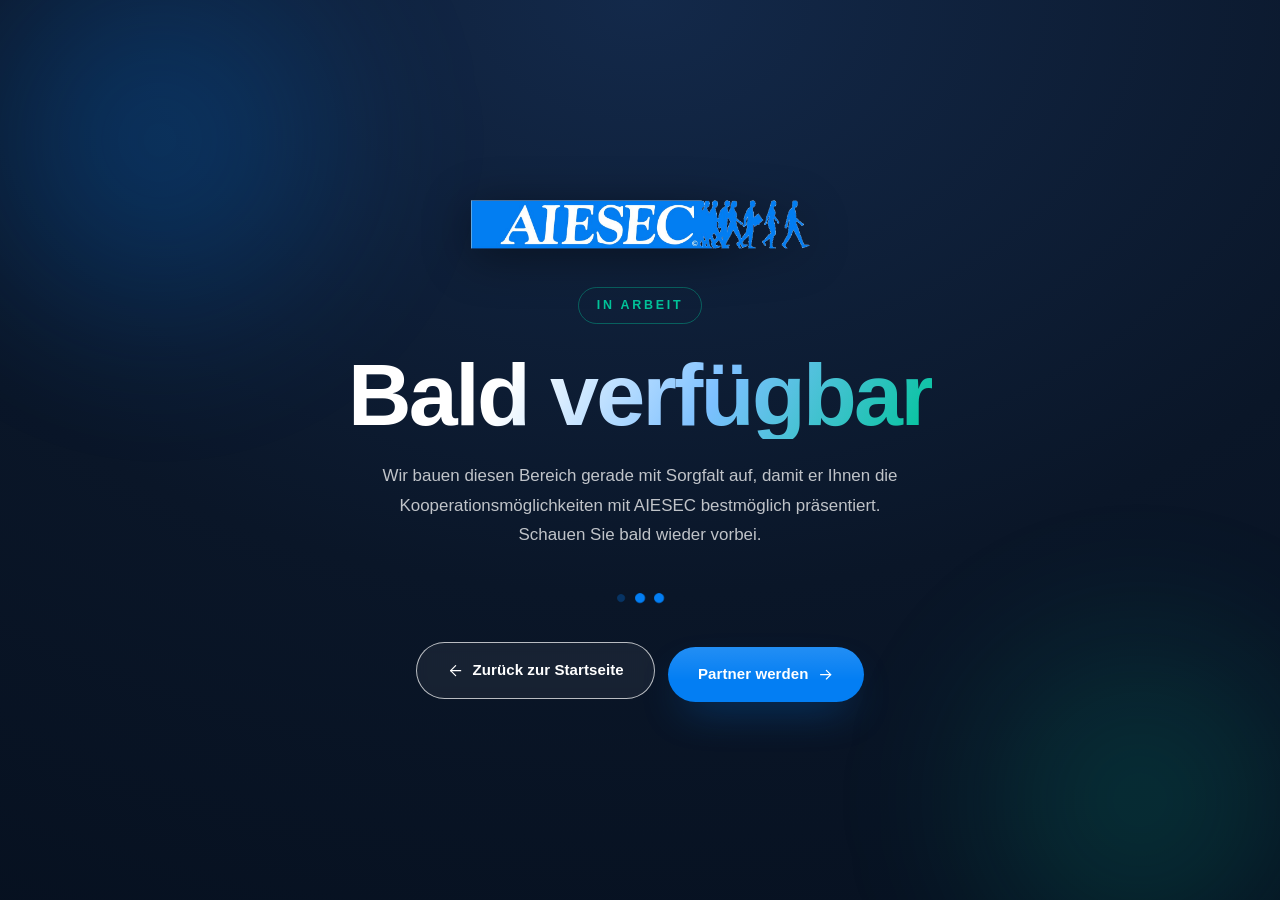
<file: global-talent/index.html>
<!DOCTYPE html>
<html lang="de">
<head>
  <meta charset="UTF-8"/>
  <meta name="viewport" content="width=device-width,initial-scale=1.0"/>
  <title>Internationale Praktikant:innen – AIESEC in Deutschland</title>
  <meta name="description" content="Zugang zu einem weltweiten Pool qualifizierter Studierender – mit Matching, Vorauswahl und Betreuung durch AIESEC. Internationale Talente für Ihr Unternehmen."/>
  <meta name="theme-color" content="#037EF3"/>
  <link rel="icon" type="image/png" sizes="32x32" href="../assets/images/favicon-32.png"/>
  <link rel="icon" type="image/png" sizes="48x48" href="../assets/images/favicon-48.png"/>
  <link rel="icon" type="image/png" href="../assets/images/favicon.png"/>
  <link rel="apple-touch-icon" href="../assets/images/apple-touch-icon.png"/>
  <meta http-equiv="Content-Security-Policy" content="default-src 'self'; base-uri 'self'; object-src 'none'; script-src 'self'; style-src 'self' 'unsafe-inline' https://fonts.googleapis.com; font-src https://fonts.gstatic.com; img-src 'self' data: https://i.ytimg.com; frame-src https://www.youtube-nocookie.com https://www.youtube.com; connect-src https://api.web3forms.com; form-action https://api.web3forms.com; frame-ancestors 'none'"/>
  <meta name="referrer" content="strict-origin-when-cross-origin"/>
  <meta http-equiv="refresh" content="0; url=../coming-soon.html"/>
  <link rel="canonical" href="../coming-soon.html"/>
  <link rel="preconnect" href="https://fonts.googleapis.com"/>
  <link rel="preconnect" href="https://fonts.gstatic.com" crossorigin/>
  <link href="https://fonts.googleapis.com/css2?family=Dancing+Script:wght@600&family=DM+Sans:opsz,wght@9..40,300;9..40,400;9..40,500;9..40,600;9..40,700;9..40,800&display=swap" rel="stylesheet"/>
  <link rel="stylesheet" href="../assets/css/style.css"/>
</head>
<body>

<div class="scroll-progress" id="scrollProgress"></div>

<!-- ═══ NAVBAR ═══ -->
<nav class="navbar" id="navbar">
  <div class="nav-container">
    <a href="../index.html" class="nav-logo" aria-label="AIESEC in Deutschland – Startseite">
      <img src="../assets/images/logo.png" alt="AIESEC in Deutschland"/>
    </a>
    <ul class="nav-links" id="navLinks">
      <li class="nav-item"><a href="../index.html">Für Unternehmen</a></li>
      <li class="nav-item dropdown active">
        <a href="#prozess">Kooperationsmöglichkeiten
          <svg class="icon chevron" viewBox="0 0 24 24"><path d="m6 9 6 6 6-6"/></svg>
        </a>
        <ul class="dropdown-menu">
          <li><a href="../global-talent/index.html"><svg class="icon" viewBox="0 0 24 24"><circle cx="12" cy="12" r="9"/><path d="M3 12h18"/><path d="M12 3a15 15 0 0 1 0 18 15 15 0 0 1 0-18z"/></svg>Internationale Praktikant:innen</a></li>
          <li><a href="../hochschulmarketing/index.html"><svg class="icon" viewBox="0 0 24 24"><path d="M22 9 12 4 2 9l10 5 10-5z"/><path d="M6 10.5V16c0 1 2.7 3 6 3s6-2 6-3v-5.5"/><path d="M22 9v6"/></svg>Hochschulmarketing &amp; On-Campus Recruiting</a></li>
          <li><a href="../talentbindung/index.html"><svg class="icon" viewBox="0 0 24 24"><path d="M17 2l4 4-4 4"/><path d="M3 11V9a4 4 0 0 1 4-4h14"/><path d="M7 22l-4-4 4-4"/><path d="M21 13v2a4 4 0 0 1-4 4H3"/></svg>Talentbindung durch Austauschprogramme</a></li>
          <li><a href="../index.html#kontakt"><svg class="icon" viewBox="0 0 24 24"><path d="M5 21c0-9 7-16 16-16 0 9-7 16-16 16z"/><path d="M5 21C9 14 14 11 19 9"/></svg>Corporate Social Responsibility</a></li>
        </ul>
      </li>
      <li class="nav-item"><a href="#partnerschaften">Unsere Partnerschaften</a></li>
      <li class="nav-item"><a href="https://aiesec.de/blog" target="_blank" rel="noopener">Blog</a></li>
      <li class="nav-item"><a href="#kontakt">Kontakt</a></li>
    </ul>
    <a href="../anmeldung.html" class="btn btn-primary nav-cta">Jetzt Partner werden</a>
    <button class="hamburger" id="hamburger" aria-label="Menü öffnen" aria-expanded="false">
      <span></span><span></span><span></span>
    </button>
  </div>
</nav>

<!-- ═══ HERO ═══ -->
<section class="hero hero--sub">
  <img src="../assets/images/about-3.jpg" alt="AIESEC Speaker vor internationalem Publikum" class="hero-bg"/>
  <div class="hero-overlay"></div>
  <div class="hero-content">
    <div class="hero-tag">
      <svg class="icon" viewBox="0 0 24 24"><circle cx="12" cy="12" r="9"/><path d="M3 12h18"/><path d="M12 3a15 15 0 0 1 0 18 15 15 0 0 1 0-18z"/></svg>
      Global Talent Program
    </div>
    <h1 class="hero-title">
      <span class="word" style="animation-delay:.10s">Internationale</span>
      <span class="word" style="animation-delay:.18s">Talente</span>
      <span class="word" style="animation-delay:.26s">finden,</span><br>
      <span class="word" style="animation-delay:.34s">die</span>
      <span class="word" style="animation-delay:.42s">wirklich</span>
      <span class="word" style="animation-delay:.50s">passen.</span>
    </h1>
    <p class="hero-sub">
      Zugang zu einem weltweiten Pool qualifizierter Studierender — mit Matching,
      Vorauswahl und Betreuung durch AIESEC.
    </p>
    <a href="#prozess" class="btn btn-outline-white hero-btn">
      Jetzt globale Talente finden
      <svg class="icon" viewBox="0 0 24 24"><path d="M5 12h14"/><path d="m13 6 6 6-6 6"/></svg>
    </a>
    <div class="hero-pills">
      <span class="pill"><svg class="icon" viewBox="0 0 24 24"><path d="M14.7 6.3a4 4 0 0 0-5.4 5.4L3 18v3h3l6.3-6.3a4 4 0 0 0 5.4-5.4l-2.6 2.6-2.4-2.4 2.6-2.6z"/></svg>Ingenieurwesen</span>
      <span class="pill"><svg class="icon" viewBox="0 0 24 24"><rect x="2" y="7" width="20" height="14" rx="2"/><path d="M16 21V5a2 2 0 0 0-2-2h-4a2 2 0 0 0-2 2v16"/></svg>Wirtschaft &amp; Management</span>
      <span class="pill"><svg class="icon" viewBox="0 0 24 24"><path d="m16 18 6-6-6-6"/><path d="m8 6-6 6 6 6"/></svg>IT &amp; Digital</span>
      <span class="pill"><svg class="icon" viewBox="0 0 24 24"><path d="m3 11 18-5v12L3 14v-3z"/><path d="M11.6 16.8a3 3 0 1 1-5.8-1.6"/></svg>Marketing &amp; Kommunikation</span>
    </div>
  </div>
  <div class="hero-scroll-hint">
    <span>Mehr entdecken</span>
    <svg class="icon scroll-arrow" viewBox="0 0 24 24"><path d="M12 5v14"/><path d="m6 13 6 6 6-6"/></svg>
  </div>
</section>

<!-- ═══ WARUM GLOBAL TALENT ═══ -->
<section class="stats" id="warum" style="background:var(--gray-50)">
  <div class="container">
    <p class="section-overline">Warum Global Talent?</p>
    <h2 class="section-title centered blue-title">Talente, die andere nicht erreichen</h2>
    <p class="section-intro">Internationale Praktikant:innen bringen frische Perspektiven, interkulturelle Kompetenz und echte Motivation in Ihr Team.</p>
    <div class="feature-grid">
      <div class="feature-card animate-up">
        <div class="feature-ico"><svg class="icon" viewBox="0 0 24 24"><circle cx="12" cy="12" r="9"/><circle cx="12" cy="12" r="5"/><circle cx="12" cy="12" r="1.5"/></svg></div>
        <h3>Passive Talente gewinnen</h3>
        <p>Erreicht Kandidat:innen, die nicht aktiv suchen, aber offen für neue Erfahrungen sind — genau dort, wo klassische Stellenanzeigen nicht hinkommen.</p>
      </div>
      <div class="feature-card animate-up" style="animation-delay:.1s">
        <div class="feature-ico"><svg class="icon" viewBox="0 0 24 24"><circle cx="12" cy="12" r="9"/><path d="M3 12h18"/><path d="M12 3a15 15 0 0 1 0 18 15 15 0 0 1 0-18z"/></svg></div>
        <h3>Globale Perspektive</h3>
        <p>Internationale Praktikant:innen bringen frische Denkweisen, neue Märkte und interkulturelle Kompetenz direkt in Ihr Unternehmen.</p>
      </div>
      <div class="feature-card animate-up" style="animation-delay:.2s">
        <div class="feature-ico"><svg class="icon" viewBox="0 0 24 24"><path d="M3 21h18"/><path d="M5 21V8l7-4 7 4v13"/><path d="M9 21v-6h6v6"/></svg></div>
        <h3>Zukunftsfähige Kultur</h3>
        <p>Diversität und Internationalität als gelebte Werte im Alltag — ein klares Signal an Ihre Belegschaft und an künftige Bewerber:innen.</p>
      </div>
    </div>
  </div>
</section>

<!-- ═══ RECRUITING IN 4 SCHRITTEN ═══ -->
<section class="partnership" id="prozess">
  <div class="container">
    <p class="section-overline">So funktioniert's</p>
    <h2 class="section-title centered">Recruiting in 4 Schritten</h2>
    <p class="section-intro">Von der ersten Anforderung bis zur Betreuung vor Ort — wir übernehmen den Aufwand, Sie treffen die Entscheidung.</p>
    <div class="process-layout">
      <div class="steps">
        <div class="step animate-up">
          <div class="step-num">1</div>
          <div class="step-body">
            <h3><svg class="icon" viewBox="0 0 24 24"><path d="M9 4H7a2 2 0 0 0-2 2v13a2 2 0 0 0 2 2h10a2 2 0 0 0 2-2V6a2 2 0 0 0-2-2h-2"/><rect x="9" y="2" width="6" height="4" rx="1"/><path d="M9 12h6M9 16h4"/></svg>Briefing</h3>
            <p>Sie teilen uns Ihre Anforderungen mit — Rolle, Zeitraum, Kompetenzen und Erwartungen.</p>
          </div>
        </div>
        <div class="step animate-up" style="animation-delay:.08s">
          <div class="step-num">2</div>
          <div class="step-body">
            <h3><svg class="icon" viewBox="0 0 24 24"><circle cx="11" cy="11" r="7"/><path d="m21 21-4.3-4.3"/></svg>Auswahl</h3>
            <p>AIESEC matcht und schlägt passende Kandidat:innen aus dem globalen Pool vor. Sie entscheiden, wen Sie kennenlernen.</p>
          </div>
        </div>
        <div class="step animate-up" style="animation-delay:.16s">
          <div class="step-num">3</div>
          <div class="step-body">
            <h3><svg class="icon" viewBox="0 0 24 24"><circle cx="12" cy="12" r="3"/><path d="M19.4 15a1.65 1.65 0 0 0 .33 1.82l.06.06a2 2 0 1 1-2.83 2.83l-.06-.06a1.65 1.65 0 0 0-1.82-.33 1.65 1.65 0 0 0-1 1.51V21a2 2 0 0 1-4 0v-.09A1.65 1.65 0 0 0 9 19.4a1.65 1.65 0 0 0-1.82.33l-.06.06a2 2 0 1 1-2.83-2.83l.06-.06a1.65 1.65 0 0 0 .33-1.82 1.65 1.65 0 0 0-1.51-1H3a2 2 0 0 1 0-4h.09A1.65 1.65 0 0 0 4.6 9a1.65 1.65 0 0 0-.33-1.82l-.06-.06a2 2 0 1 1 2.83-2.83l.06.06a1.65 1.65 0 0 0 1.82.33H9a1.65 1.65 0 0 0 1-1.51V3a2 2 0 0 1 4 0v.09a1.65 1.65 0 0 0 1 1.51 1.65 1.65 0 0 0 1.82-.33l.06-.06a2 2 0 1 1 2.83 2.83l-.06.06a1.65 1.65 0 0 0-.33 1.82V9a1.65 1.65 0 0 0 1.51 1H21a2 2 0 0 1 0 4h-.09a1.65 1.65 0 0 0-1.51 1z"/></svg>Administration &amp; Logistik</h3>
            <p>Wir übernehmen Vertragsabwicklung, Visa-Support und die Organisation der Einreise — komplett.</p>
          </div>
        </div>
        <div class="step animate-up" style="animation-delay:.24s">
          <div class="step-num">4</div>
          <div class="step-body">
            <h3><svg class="icon" viewBox="0 0 24 24"><path d="M16 21v-2a4 4 0 0 0-4-4H6a4 4 0 0 0-4 4v2"/><circle cx="9" cy="7" r="4"/><path d="M22 21v-2a4 4 0 0 0-3-3.87"/><path d="M16 3.13a4 4 0 0 1 0 7.75"/></svg>Betreuung in Deutschland</h3>
            <p>Laufende Unterstützung für Praktikant:in und Unternehmen während des gesamten Einsatzes.</p>
          </div>
        </div>
      </div>
      <aside class="quote-card is-cta animate-right">
        <h3>Sie wählen aus — wir kümmern uns um den Rest.</h3>
        <p>Matching, Vertragsabwicklung, Visa-Support und die Betreuung vor Ort übernimmt AIESEC. Ihr Aufwand bleibt minimal.</p>
        <a href="#kontakt" class="btn btn-primary full-width">Unverbindlich beraten lassen
          <svg class="icon" viewBox="0 0 24 24"><path d="M5 12h14"/><path d="m13 6 6 6-6 6"/></svg></a>
      </aside>
    </div>
  </div>
</section>

<!-- ═══ CTA BANNER ═══ -->
<section class="cta-banner">
  <div class="container cta-banner-inner">
    <div class="cta-banner-text animate-left">
      <p>Bereit, internationale Talente in Ihr Team zu holen?</p>
    </div>
    <a href="#kontakt" class="btn btn-white animate-right">Jetzt anmelden
      <svg class="icon" viewBox="0 0 24 24"><path d="M5 12h14"/><path d="m13 6 6 6-6 6"/></svg>
    </a>
  </div>
</section>

<!-- ═══ UNSER NETZWERK ═══ -->
<section class="stats" id="netzwerk">
  <div class="container">
    <p class="section-overline">Unser Netzwerk</p>
    <h2 class="section-title centered blue-title">Reichweite, die Wirkung zeigt</h2>
    <p class="section-intro">Ein weltweites Netzwerk, das qualifizierte junge Talente mit deutschen Unternehmen verbindet.</p>
    <div class="stats-grid">
      <div class="stat-card animate-up">
        <div class="stat-ico"><svg class="icon" viewBox="0 0 24 24"><path d="M9 4H7a2 2 0 0 0-2 2v13a2 2 0 0 0 2 2h10a2 2 0 0 0 2-2V6a2 2 0 0 0-2-2h-2"/><rect x="9" y="2" width="6" height="4" rx="1"/><path d="M9 12h6M9 16h4"/></svg></div>
        <div class="stat-row"><span class="stat-num" data-target="55000">0</span><span class="stat-suffix">+</span></div>
        <div class="stat-label">Bewerber:innen im Pool</div>
      </div>
      <div class="stat-card animate-up" style="animation-delay:.08s">
        <div class="stat-ico"><svg class="icon" viewBox="0 0 24 24"><circle cx="12" cy="12" r="9"/><path d="M3 12h18"/><path d="M12 3a15 15 0 0 1 0 18 15 15 0 0 1 0-18z"/></svg></div>
        <div class="stat-row"><span class="stat-num" data-target="100">0</span><span class="stat-suffix">+</span></div>
        <div class="stat-label">Länder und Territorien</div>
      </div>
      <div class="stat-card animate-up" style="animation-delay:.16s">
        <div class="stat-ico"><svg class="icon" viewBox="0 0 24 24"><path d="M3 21h18"/><path d="M5 21V8l7-4 7 4v13"/><path d="M9 21v-6h6v6"/></svg></div>
        <div class="stat-row"><span class="stat-num" data-target="40">0</span><span class="stat-suffix">+</span></div>
        <div class="stat-label">Universitäten in Deutschland</div>
      </div>
      <div class="stat-card animate-up" style="animation-delay:.24s">
        <div class="stat-ico"><svg class="icon" viewBox="0 0 24 24"><circle cx="12" cy="12" r="9"/><path d="M12 7v5l3 2"/></svg></div>
        <div class="stat-row"><span class="stat-num" data-target="75">0</span><span class="stat-suffix">+</span></div>
        <div class="stat-label">Jahre Erfahrung</div>
      </div>
    </div>
  </div>
</section>

<!-- ═══ PARTNER LOGOS ═══ -->
<section class="partners" id="partnerschaften">
  <div class="container">
    <p class="section-overline">Vertrauen führender Unternehmen</p>
    <h2 class="section-title centered">Unsere Partner</h2>
    <p class="section-intro">Führende Unternehmen, die bereits auf AIESEC-Talente setzen.</p>
    <div class="partners-logos">
      <div class="partner-logo-card"><img src="../assets/images/logo-mondelez.png" alt="Mondelēz International" loading="lazy"/></div>
      <div class="partner-logo-card"><img src="../assets/images/logo-huawei.png" alt="Huawei" loading="lazy"/></div>
      <div class="partner-logo-card"><img src="../assets/images/logo-zoho.png" alt="Zoho" loading="lazy"/></div>
      <div class="partner-logo-card"><img src="../assets/images/logo-ing.jpg" alt="ING" loading="lazy"/></div>
      <div class="partner-logo-card"><img src="../assets/images/logo-db.png" alt="Deutsche Bahn" loading="lazy"/></div>
      <div class="partner-logo-card"><img src="../assets/images/logo-mlp.png" alt="MLP" loading="lazy"/></div>
      <div class="partner-logo-card"><img src="../assets/images/logo-ventuseo.png" alt="Ventuseo" loading="lazy"/></div>
      <div class="partner-logo-card"><img src="../assets/images/logo-tesla.png" alt="Tesla" loading="lazy"/></div>
      <div class="partner-logo-card partner-logo-card--cta">
        <span>+ Ihr Unternehmen?</span>
        <a href="#kontakt" class="btn btn-primary" style="padding:9px 20px;font-size:.8rem">Jetzt Partner werden</a>
      </div>
    </div>
  </div>
</section>

<!-- ═══ CONTACT ═══ -->
<section class="contact section-dark" id="kontakt">
  <div class="container contact-grid">
    <div class="contact-text animate-left">
      <span class="section-tag-white">Bereit für den nächsten Schritt?</span>
      <h2>Internationale Talente anfragen</h2>
      <p>Buche dir ganz unkompliziert einen Termin oder schreib uns direkt — wir melden uns innerhalb von 48 Stunden mit passenden Kandidat:innen.</p>
      <div class="contact-benefits">
        <div class="benefit-item"><svg class="icon" viewBox="0 0 24 24"><path d="M20 6 9 17l-5-5"/></svg>Kostenlose Erstberatung</div>
        <div class="benefit-item"><svg class="icon" viewBox="0 0 24 24"><path d="M20 6 9 17l-5-5"/></svg>Vorausgewählte, passgenaue Kandidat:innen</div>
        <div class="benefit-item"><svg class="icon" viewBox="0 0 24 24"><path d="M20 6 9 17l-5-5"/></svg>Visa- &amp; Vertrags-Support inklusive</div>
        <div class="benefit-item"><svg class="icon" viewBox="0 0 24 24"><path d="M20 6 9 17l-5-5"/></svg>Antwort innerhalb von 48 Stunden</div>
      </div>
    </div>
    <form class="contact-form animate-right" id="contactForm" action="https://api.web3forms.com/submit" method="POST">
      <input type="hidden" name="access_key" value="f0ba8c58-9857-47f0-b545-d6d283ebc418"/>
      <input type="hidden" name="subject" value="Anfrage Global Talent – AIESEC in Deutschland"/>
      <input type="hidden" name="interest" value="Internationale Praktikant:innen"/>
      <h3 class="form-title">Global-Talent-Anfrage stellen</h3>
      <div class="form-row">
        <div class="form-group">
          <label for="f-name">Ihr Name *</label>
          <input id="f-name" type="text" name="name" placeholder="Max Mustermann" required/>
        </div>
        <div class="form-group">
          <label for="f-company">Unternehmen *</label>
          <input id="f-company" type="text" name="company" placeholder="Muster GmbH" required/>
        </div>
      </div>
      <div class="form-group">
        <label for="f-email">E-Mail-Adresse *</label>
        <input id="f-email" type="email" name="email" placeholder="max@muster.de" required/>
      </div>
      <div class="form-group">
        <label for="f-phone">Telefonnummer</label>
        <input id="f-phone" type="tel" name="phone" placeholder="+49 123 456789"/>
      </div>
      <div class="form-group">
        <label for="f-profile">Gesuchtes Profil</label>
        <select id="f-profile" name="profil">
          <option value="">Bitte wählen...</option>
          <option>Ingenieurwesen</option>
          <option>Wirtschaft &amp; Management</option>
          <option>IT &amp; Digital</option>
          <option>Marketing &amp; Kommunikation</option>
          <option>Anderes / mehrere Bereiche</option>
        </select>
      </div>
      <div class="form-group">
        <label for="f-message">Ihre Nachricht</label>
        <textarea id="f-message" name="message" rows="4" placeholder="Welche Rolle möchten Sie besetzen? Zeitraum, Anforderungen, Ziele?"></textarea>
      </div>
      <button type="submit" class="btn btn-primary full-width" id="submitBtn">
        Anfrage absenden
        <svg class="icon" viewBox="0 0 24 24"><path d="M5 12h14"/><path d="m13 6 6 6-6 6"/></svg>
      </button>
      <div class="form-success" id="formSuccess">
        ✅ Vielen Dank! Wir melden uns innerhalb von 48 Stunden bei Ihnen.
      </div>
      <p class="form-privacy">Mit dem Absenden stimmen Sie unserer <a href="https://aiesec.de/datenschutz">Datenschutzerklärung</a> zu.</p>
    </form>
  </div>
</section>

<!-- ═══ FOOTER ═══ -->
<footer class="footer">
  <div class="container footer-grid">
    <div class="footer-brand">
      <img src="../assets/images/logo.png" alt="AIESEC" class="footer-logo"/>
      <p>Die weltweit größte jugend-geführte Organisation — developing young leaders since 1948.</p>
      <div class="footer-social">
        <a href="https://www.facebook.com/aiesecde" target="_blank" rel="noopener" aria-label="Facebook">
          <svg width="16" height="16" viewBox="0 0 24 24" fill="currentColor"><path d="M18 2h-3a5 5 0 0 0-5 5v3H7v4h3v8h4v-8h3l1-4h-4V7a1 1 0 0 1 1-1h3z"/></svg>
        </a>
        <a href="https://www.instagram.com/aiesec.de/" target="_blank" rel="noopener" aria-label="Instagram">
          <svg width="16" height="16" viewBox="0 0 24 24" fill="none" stroke="currentColor" stroke-width="2"><rect x="2" y="2" width="20" height="20" rx="5" ry="5"/><circle cx="12" cy="12" r="4"/><circle cx="17.5" cy="6.5" r="1" fill="currentColor" stroke="none"/></svg>
        </a>
        <a href="https://www.linkedin.com/company/aiesecde/" target="_blank" rel="noopener" aria-label="LinkedIn">
          <svg width="16" height="16" viewBox="0 0 24 24" fill="currentColor"><path d="M16 8a6 6 0 0 1 6 6v7h-4v-7a2 2 0 0 0-2-2 2 2 0 0 0-2 2v7h-4v-7a6 6 0 0 1 6-6z"/><rect x="2" y="9" width="4" height="12"/><circle cx="4" cy="4" r="2"/></svg>
        </a>
        <a href="https://www.youtube.com/@AIESEC-Deutschland" target="_blank" rel="noopener" aria-label="YouTube">
          <svg width="16" height="16" viewBox="0 0 24 24" fill="currentColor"><path d="M22.54 6.42a2.78 2.78 0 0 0-1.95-1.96C18.88 4 12 4 12 4s-6.88 0-8.59.46A2.78 2.78 0 0 0 1.46 6.42 29 29 0 0 0 1 12a29 29 0 0 0 .46 5.58 2.78 2.78 0 0 0 1.95 1.96C5.12 20 12 20 12 20s6.88 0 8.59-.46a2.78 2.78 0 0 0 1.95-1.96A29 29 0 0 0 23 12a29 29 0 0 0-.46-5.58z"/><polygon points="9.75 15.02 15.5 12 9.75 8.98 9.75 15.02" fill="white"/></svg>
        </a>
      </div>
    </div>
    <div class="footer-col">
      <h4>Kooperationsmöglichkeiten</h4>
      <ul>
        <li><a href="../global-talent/index.html">Internationale Praktikant:innen</a></li>
        <li><a href="../hochschulmarketing/index.html">Hochschulmarketing &amp; Recruiting</a></li>
        <li><a href="../talentbindung/index.html">Talentbindung (GVP)</a></li>
        <li><a href="../index.html#kontakt">Corporate Social Responsibility</a></li>
      </ul>
    </div>
    <div class="footer-col">
      <h4>Events</h4>
      <ul>
        <li><a href="../#events">Youth2Business Forum</a></li>
        <li><a href="../#events">Youth Speak Forum</a></li>
        <li><a href="../#events">Global Village</a></li>
        <li><a href="../#events">Company Open Day</a></li>
      </ul>
    </div>
    <div class="footer-col">
      <h4>Organisation</h4>
      <ul>
        <li><a href="https://aiesec.de/ueber-aiesec">Über AIESEC</a></li>
        <li><a href="https://aiesec.de/lcs">Standorte</a></li>
        <li><a href="https://aiesec.de/impressum">Impressum</a></li>
        <li><a href="https://aiesec.de/datenschutz">Datenschutz</a></li>
      </ul>
    </div>
  </div>
  <div class="footer-bottom">
    <p>© 2026 AIESEC in Deutschland e.V. · Gemeinnütziger Verein · Alle Rechte vorbehalten</p>
    <p class="footer-credit">Crafted with
      <svg class="footer-heart" viewBox="0 0 24 24" aria-hidden="true"><path d="M12 21s-7.5-4.7-10-9.3C.4 8.3 2 4.8 5.3 4.8c2 0 3.4 1.2 4.7 2.9 1.3-1.7 2.7-2.9 4.7-2.9 3.3 0 4.9 3.5 3.3 6.9C19.5 16.3 12 21 12 21z"/></svg>
      by
      <a href="https://www.linkedin.com/in/mousa123/" target="_blank" rel="noopener">Mousa</a> &amp;
      <a href="https://www.linkedin.com/in/heleneantysiak/" target="_blank" rel="noopener">Helene</a>
    </p>
  </div>
</footer>

<script src="../assets/js/main.js"></script>
</body>
</html>
</file>
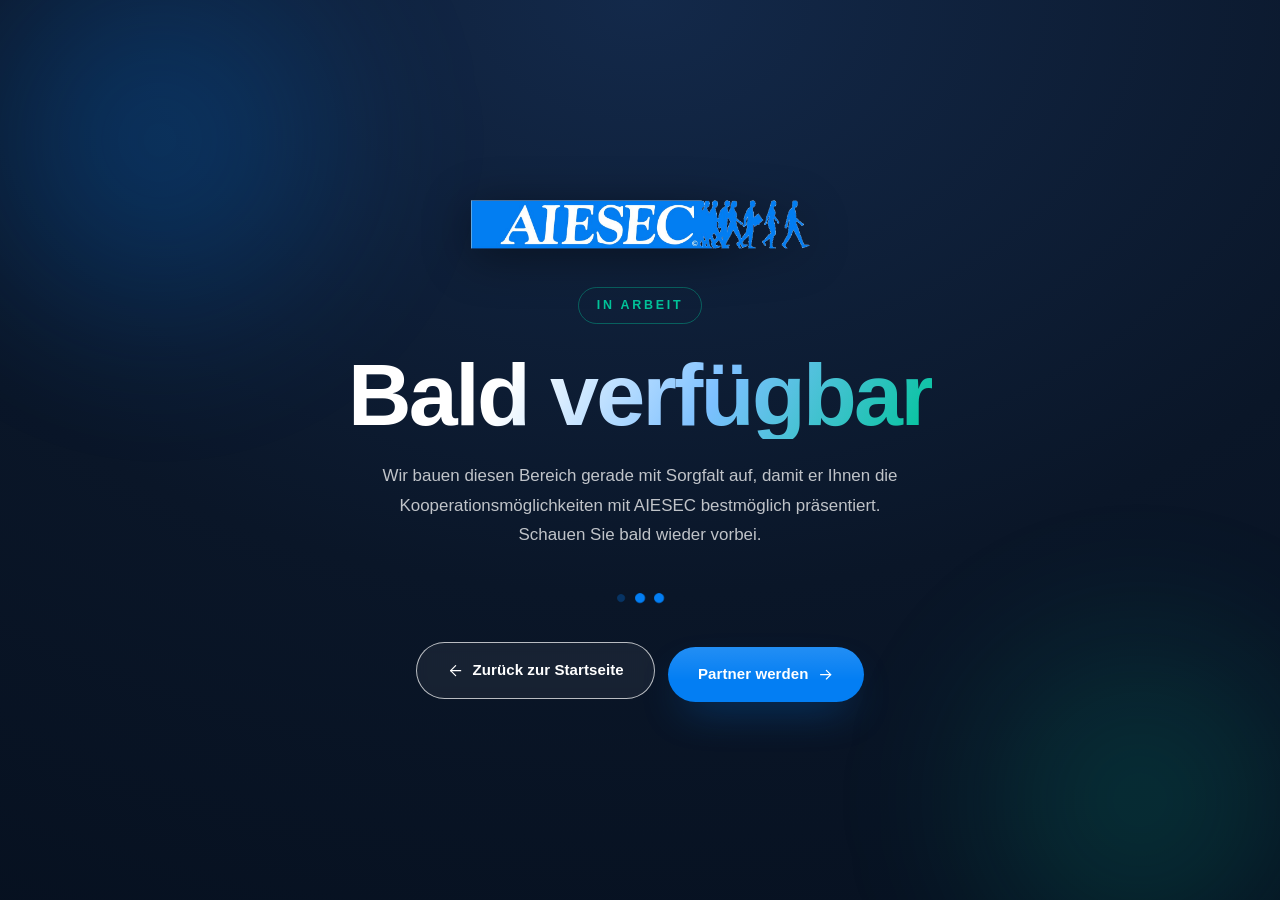
<file: hochschulmarketing/index.html>
<!DOCTYPE html>
<html lang="de">
<head>
  <meta charset="UTF-8"/>
  <meta name="viewport" content="width=device-width,initial-scale=1.0"/>
  <title>Hochschulmarketing &amp; On-Campus Recruiting – AIESEC in Deutschland</title>
  <meta name="description" content="Recruiten Sie dort, wo Talente studieren. AIESEC verbindet Ihr Unternehmen direkt mit Studierenden an 24 Hochschulstandorten — authentisch, skalierbar, wirkungsvoll."/>
  <meta name="theme-color" content="#037EF3"/>
  <link rel="icon" type="image/png" sizes="32x32" href="../assets/images/favicon-32.png"/>
  <link rel="icon" type="image/png" sizes="48x48" href="../assets/images/favicon-48.png"/>
  <link rel="icon" type="image/png" href="../assets/images/favicon.png"/>
  <link rel="apple-touch-icon" href="../assets/images/apple-touch-icon.png"/>
  <meta http-equiv="Content-Security-Policy" content="default-src 'self'; base-uri 'self'; object-src 'none'; script-src 'self'; style-src 'self' 'unsafe-inline' https://fonts.googleapis.com; font-src https://fonts.gstatic.com; img-src 'self' data: https://i.ytimg.com; frame-src https://www.youtube-nocookie.com https://www.youtube.com; connect-src https://api.web3forms.com; form-action https://api.web3forms.com; frame-ancestors 'none'"/>
  <meta name="referrer" content="strict-origin-when-cross-origin"/>
  <meta http-equiv="refresh" content="0; url=../coming-soon.html"/>
  <link rel="canonical" href="../coming-soon.html"/>
  <link rel="preconnect" href="https://fonts.googleapis.com"/>
  <link rel="preconnect" href="https://fonts.gstatic.com" crossorigin/>
  <link href="https://fonts.googleapis.com/css2?family=Dancing+Script:wght@600&family=DM+Sans:opsz,wght@9..40,300;9..40,400;9..40,500;9..40,600;9..40,700;9..40,800&display=swap" rel="stylesheet"/>
  <link rel="stylesheet" href="../assets/css/style.css"/>
</head>
<body>

<div class="scroll-progress" id="scrollProgress"></div>

<!-- ═══ NAVBAR ═══ -->
<nav class="navbar" id="navbar">
  <div class="nav-container">
    <a href="../index.html" class="nav-logo" aria-label="AIESEC in Deutschland – Startseite">
      <img src="../assets/images/logo.png" alt="AIESEC in Deutschland"/>
    </a>
    <ul class="nav-links" id="navLinks">
      <li class="nav-item"><a href="../index.html">Für Unternehmen</a></li>
      <li class="nav-item dropdown active">
        <a href="#konferenzen">Kooperationsmöglichkeiten
          <svg class="icon chevron" viewBox="0 0 24 24"><path d="m6 9 6 6 6-6"/></svg>
        </a>
        <ul class="dropdown-menu">
          <li><a href="../global-talent/index.html"><svg class="icon" viewBox="0 0 24 24"><circle cx="12" cy="12" r="9"/><path d="M3 12h18"/><path d="M12 3a15 15 0 0 1 0 18 15 15 0 0 1 0-18z"/></svg>Internationale Praktikant:innen</a></li>
          <li><a href="../hochschulmarketing/index.html"><svg class="icon" viewBox="0 0 24 24"><path d="M22 9 12 4 2 9l10 5 10-5z"/><path d="M6 10.5V16c0 1 2.7 3 6 3s6-2 6-3v-5.5"/><path d="M22 9v6"/></svg>Hochschulmarketing &amp; On-Campus Recruiting</a></li>
          <li><a href="../talentbindung/index.html"><svg class="icon" viewBox="0 0 24 24"><path d="M17 2l4 4-4 4"/><path d="M3 11V9a4 4 0 0 1 4-4h14"/><path d="M7 22l-4-4 4-4"/><path d="M21 13v2a4 4 0 0 1-4 4H3"/></svg>Talentbindung durch Austauschprogramme</a></li>
          <li><a href="../index.html#kontakt"><svg class="icon" viewBox="0 0 24 24"><path d="M5 21c0-9 7-16 16-16 0 9-7 16-16 16z"/><path d="M5 21C9 14 14 11 19 9"/></svg>Corporate Social Responsibility</a></li>
        </ul>
      </li>
      <li class="nav-item"><a href="#partnerschaften">Unsere Partnerschaften</a></li>
      <li class="nav-item"><a href="https://aiesec.de/blog" target="_blank" rel="noopener">Blog</a></li>
      <li class="nav-item"><a href="#kontakt">Kontakt</a></li>
    </ul>
    <a href="../anmeldung.html" class="btn btn-primary nav-cta">Jetzt Partner werden</a>
    <button class="hamburger" id="hamburger" aria-label="Menü öffnen" aria-expanded="false">
      <span></span><span></span><span></span>
    </button>
  </div>
</nav>

<!-- ═══ HERO ═══ -->
<section class="hero hero--sub">
  <img src="../assets/images/event-ysf1.jpg" alt="Youth Speak Forum mit Studierenden" class="hero-bg"/>
  <div class="hero-overlay"></div>
  <div class="hero-content">
    <div class="hero-tag">
      <svg class="icon" viewBox="0 0 24 24"><path d="M22 9 12 4 2 9l10 5 10-5z"/><path d="M6 10.5V16c0 1 2.7 3 6 3s6-2 6-3v-5.5"/><path d="M22 9v6"/></svg>
      On-Campus Recruiting
    </div>
    <h1 class="hero-title">
      <span class="word" style="animation-delay:.10s">Recruiten</span>
      <span class="word" style="animation-delay:.18s">Sie</span>
      <span class="word" style="animation-delay:.26s">dort,</span><br>
      <span class="word" style="animation-delay:.34s">wo</span>
      <span class="word" style="animation-delay:.42s">Talente</span>
      <span class="word" style="animation-delay:.50s">studieren.</span>
    </h1>
    <p class="hero-sub">
      AIESEC verbindet Ihr Unternehmen direkt mit Studierenden — authentisch,
      skalierbar und wirkungsvoll.
    </p>
    <a href="#konferenzen" class="btn btn-outline-white hero-btn">
      Jetzt Kooperationsmöglichkeiten entdecken
      <svg class="icon" viewBox="0 0 24 24"><path d="M5 12h14"/><path d="m13 6 6 6-6 6"/></svg>
    </a>
    <div class="hero-pills">
      <span class="pill"><svg class="icon" viewBox="0 0 24 24"><path d="M3 21h18"/><path d="M5 21V8l7-4 7 4v13"/></svg>On-Campus Events</span>
      <span class="pill"><svg class="icon" viewBox="0 0 24 24"><path d="M2 3h20v14H2z"/><path d="M8 21h8M12 17v4"/></svg>Workshops &amp; Vorträge</span>
      <span class="pill"><svg class="icon" viewBox="0 0 24 24"><circle cx="12" cy="8" r="5"/><path d="M3 21a9 9 0 0 1 18 0"/></svg>Employer Branding</span>
      <span class="pill"><svg class="icon" viewBox="0 0 24 24"><path d="M16 21v-2a4 4 0 0 0-4-4H6a4 4 0 0 0-4 4v2"/><circle cx="9" cy="7" r="4"/></svg>Talent-Pool-Zugang</span>
    </div>
  </div>
  <div class="hero-scroll-hint">
    <span>Mehr entdecken</span>
    <svg class="icon scroll-arrow" viewBox="0 0 24 24"><path d="M12 5v14"/><path d="m6 13 6 6 6-6"/></svg>
  </div>
</section>

<!-- ═══ INTRO ═══ -->
<section class="locations" style="padding-top:clamp(64px,8vw,96px);padding-bottom:0">
  <div class="container">
    <p class="lead">
      In Deutschland studieren über <strong>3 Millionen Menschen</strong>. Die besten davon
      erreichen Sie nicht über LinkedIn-Ads — Sie erreichen sie über Vertrauen, Gemeinschaft
      und persönliche Begegnung. Genau das ermöglicht AIESEC.
    </p>
  </div>
</section>

<!-- ═══ AIESEC KONFERENZEN ═══ -->
<section class="events" id="konferenzen">
  <div class="container">
    <p class="section-overline">Teilnahme an AIESEC Konferenzen</p>
    <h2 class="section-title centered blue-title">Wählen Sie Ihr Engagement</h2>
    <p class="section-intro">Von einem einzelnen Standort bis zur bundesweiten Bühne — drei Pakete, die mit Ihren Zielen wachsen. Jedes lässt sich flexibel anpassen.</p>
    <div class="packages">
      <div class="package-card animate-up">
        <div class="package-tier"><span class="medal"><svg class="icon" viewBox="0 0 24 24"><circle cx="12" cy="8" r="6"/><path d="M8.2 13.5 7 22l5-3 5 3-1.2-8.5"/></svg></span>Local Partner</div>
        <h3>Lokal sichtbar</h3>
        <p class="package-price">Preis auf Anfrage</p>
        <ul>
          <li>1 Standort Ihrer Wahl</li>
          <li>Company Visit oder Vortrag</li>
          <li>Logo-Placement vor Ort</li>
          <li>Direkter Studierendenkontakt</li>
        </ul>
        <a href="#kontakt" class="btn btn-primary full-width">Details anfragen
          <svg class="icon" viewBox="0 0 24 24"><path d="M5 12h14"/><path d="m13 6 6 6-6 6"/></svg></a>
      </div>
      <div class="package-card featured animate-up" style="animation-delay:.1s">
        <div class="package-tier"><span class="medal"><svg class="icon" viewBox="0 0 24 24"><circle cx="12" cy="8" r="6"/><path d="M8.2 13.5 7 22l5-3 5 3-1.2-8.5"/></svg></span>Regional Partner</div>
        <h3>Regional präsent</h3>
        <p class="package-price">Preis auf Anfrage</p>
        <ul>
          <li>3–5 Standorte</li>
          <li>Workshops &amp; Panel-Teilnahme</li>
          <li>Recruiting-Zugang vor Ort</li>
          <li>Logo- &amp; Co-Branding-Sichtbarkeit</li>
        </ul>
        <a href="#kontakt" class="btn btn-primary full-width">Details anfragen
          <svg class="icon" viewBox="0 0 24 24"><path d="M5 12h14"/><path d="m13 6 6 6-6 6"/></svg></a>
      </div>
      <div class="package-card animate-up" style="animation-delay:.2s">
        <div class="package-tier"><span class="medal"><svg class="icon" viewBox="0 0 24 24"><circle cx="12" cy="8" r="6"/><path d="M8.2 13.5 7 22l5-3 5 3-1.2-8.5"/></svg></span>National Partner</div>
        <h3>Bundesweit führend</h3>
        <p class="package-price">Preis auf Anfrage</p>
        <ul>
          <li>Alle 24 Standorte</li>
          <li>Keynote auf nationaler Bühne</li>
          <li>Y2B Forum Featured Partner</li>
          <li>Exklusiver Talent-Pool-Zugang</li>
        </ul>
        <a href="#kontakt" class="btn btn-primary full-width">Details anfragen
          <svg class="icon" viewBox="0 0 24 24"><path d="M5 12h14"/><path d="m13 6 6 6-6 6"/></svg></a>
      </div>
    </div>
    <div class="video-embed video-facade animate-up" data-video="h96R65tD08k" data-start="0" role="button" tabindex="0"
      aria-label="AIESEC Youth2Business Forum – Video abspielen">
      <img src="https://i.ytimg.com/vi/h96R65tD08k/maxresdefault.jpg" alt="AIESEC Youth2Business Forum" class="video-poster" loading="lazy"/>
      <span class="video-play"><svg viewBox="0 0 24 24"><path d="M8 5v14l11-7z"/></svg></span>
    </div>
  </div>
</section>

<!-- ═══ STANDORTE & UNIVERSITÄTEN ═══ -->
<section class="partnership" id="standorte">
  <div class="container">
    <p class="section-overline">Präsenz vor Ort</p>
    <h2 class="section-title centered">An 24 Hochschulstandorten für Sie aktiv</h2>
    <p class="section-intro">Wählen Sie gezielt die Regionen und Universitäten, die zu Ihrer Zielgruppe passen.</p>
    <div class="regions">
      <div class="region animate-up">
        <h4>Nord</h4>
        <ul><li>Bremen</li><li>Hamburg</li><li>Hannover</li><li>Lüneburg</li><li>Braunschweig</li><li>Bielefeld</li></ul>
      </div>
      <div class="region animate-up" style="animation-delay:.08s">
        <h4>West</h4>
        <ul><li>Aachen</li><li>Bonn</li><li>Düsseldorf</li><li>Köln</li><li>Münster</li><li>Paderborn</li></ul>
      </div>
      <div class="region animate-up" style="animation-delay:.16s">
        <h4>Mitte &amp; Ost</h4>
        <ul><li>Berlin</li><li>Dresden</li><li>Frankfurt am Main</li><li>Göttingen</li><li>Halle</li></ul>
      </div>
      <div class="region animate-up" style="animation-delay:.24s">
        <h4>Süd</h4>
        <ul><li>Hohenheim</li><li>Karlsruhe</li><li>München</li><li>Nürnberg</li><li>Passau</li><li>Regensburg</li><li>Stuttgart</li></ul>
      </div>
    </div>
    <div style="text-align:center;margin-top:2.5rem">
      <a href="#kontakt" class="btn btn-primary">Jetzt Standort auswählen
        <svg class="icon" viewBox="0 0 24 24"><path d="M5 12h14"/><path d="m13 6 6 6-6 6"/></svg></a>
    </div>
  </div>
</section>

<!-- ═══ WARUM MIT AIESEC (blue stat band) ═══ -->
<section class="statbar">
  <div class="container">
    <div class="statbar-grid">
      <div class="statbar-item animate-up"><div class="num">55.000+</div><div class="lbl">Bewerber:innen im Pool</div></div>
      <div class="statbar-item animate-up" style="animation-delay:.08s"><div class="num">3 Mio.+</div><div class="lbl">Studierendenkontakte</div></div>
      <div class="statbar-item animate-up" style="animation-delay:.16s"><div class="num">75+</div><div class="lbl">Jahre Erfahrung</div></div>
      <div class="statbar-item animate-up" style="animation-delay:.24s"><div class="num">72</div><div class="lbl">NPS Score unserer Partner</div></div>
    </div>
  </div>
</section>

<!-- ═══ Y2B PARTNER SHOWCASE ═══ -->
<section class="partners" id="partnerschaften">
  <div class="container">
    <p class="section-overline">Youth2Business Forum</p>
    <h2 class="section-title centered">Unsere Partner</h2>
    <p class="section-intro">Beim Y2B Forum treffen junge Perspektiven auf unternehmerische Erfahrung. Werden Sie Teil dieses Formats.</p>
    <div class="partners-logos">
      <div class="partner-logo-card"><img src="../assets/images/logo-mondelez.png" alt="Mondelēz International" loading="lazy"/></div>
      <div class="partner-logo-card"><img src="../assets/images/logo-huawei.png" alt="Huawei" loading="lazy"/></div>
      <div class="partner-logo-card"><img src="../assets/images/logo-zoho.png" alt="Zoho" loading="lazy"/></div>
      <div class="partner-logo-card"><img src="../assets/images/logo-ing.jpg" alt="ING" loading="lazy"/></div>
      <div class="partner-logo-card"><img src="../assets/images/logo-db.png" alt="Deutsche Bahn" loading="lazy"/></div>
      <div class="partner-logo-card"><img src="../assets/images/logo-mlp.png" alt="MLP" loading="lazy"/></div>
      <div class="partner-logo-card"><img src="../assets/images/logo-ventuseo.png" alt="Ventuseo" loading="lazy"/></div>
      <div class="partner-logo-card"><img src="../assets/images/logo-tesla.png" alt="Tesla" loading="lazy"/></div>
      <div class="partner-logo-card partner-logo-card--cta">
        <span>Y2B Partner werden?</span>
        <a href="#kontakt" class="btn btn-primary" style="padding:9px 20px;font-size:.8rem">Jetzt anfragen</a>
      </div>
    </div>
  </div>
</section>

<!-- ═══ NATIONALE PARTNERSCHAFT (dark) ═══ -->
<section class="section-dark">
  <div class="container">
    <div class="dark-cta-split">
      <div class="dark-cta animate-left" style="text-align:left;margin:0">
        <span class="section-tag-white">Der nächste Level</span>
        <h2>Nationale Partnerschaft</h2>
        <p>Sie möchten Engagement auf mehreren Ebenen? Als nationaler Partner profitieren Sie von Sichtbarkeit an allen 24 Standorten, exklusivem Talent-Zugang und Co-Branding auf allen AIESEC-Germany-Kanälen.</p>
        <a href="#kontakt" class="btn btn-primary">Nationaler Partner werden
          <svg class="icon" viewBox="0 0 24 24"><path d="M5 12h14"/><path d="m13 6 6 6-6 6"/></svg></a>
      </div>
      <figure class="event-photo animate-right">
        <img src="../assets/images/partner-huawei-national.jpg" alt="Auszeichnung als Premium National Partner von AIESEC – Huawei" loading="lazy"/>
        <figcaption>Premium National Partner — Auszeichnung beim Y2B Forum</figcaption>
      </figure>
    </div>
  </div>
</section>

<!-- ═══ CONTACT ═══ -->
<section class="contact section-dark" id="kontakt" style="border-top:1px solid rgba(255,255,255,.07)">
  <div class="container contact-grid">
    <div class="contact-text animate-left">
      <span class="section-tag-white">Bereit für den nächsten Schritt?</span>
      <h2>Campus-Kooperation anfragen</h2>
      <p>Buche dir ganz unkompliziert einen Termin oder schreib uns direkt — wir melden uns innerhalb von 48 Stunden mit einem passenden Vorschlag.</p>
      <div class="contact-benefits">
        <div class="benefit-item"><svg class="icon" viewBox="0 0 24 24"><path d="M20 6 9 17l-5-5"/></svg>Kostenlose Erstberatung</div>
        <div class="benefit-item"><svg class="icon" viewBox="0 0 24 24"><path d="M20 6 9 17l-5-5"/></svg>Flexible Pakete vom Standort bis national</div>
        <div class="benefit-item"><svg class="icon" viewBox="0 0 24 24"><path d="M20 6 9 17l-5-5"/></svg>Direkter Zugang zu Studierenden</div>
        <div class="benefit-item"><svg class="icon" viewBox="0 0 24 24"><path d="M20 6 9 17l-5-5"/></svg>Als gemeinnützige NGO: ggf. als CSR absetzbar</div>
      </div>
    </div>
    <form class="contact-form animate-right" id="contactForm" action="https://api.web3forms.com/submit" method="POST">
      <input type="hidden" name="access_key" value="f0ba8c58-9857-47f0-b545-d6d283ebc418"/>
      <input type="hidden" name="subject" value="Anfrage Hochschulmarketing – AIESEC in Deutschland"/>
      <input type="hidden" name="interest" value="Hochschulmarketing & On-Campus Recruiting"/>
      <h3 class="form-title">Hochschulmarketing-Anfrage</h3>
      <div class="form-row">
        <div class="form-group">
          <label for="f-name">Ihr Name *</label>
          <input id="f-name" type="text" name="name" placeholder="Max Mustermann" required/>
        </div>
        <div class="form-group">
          <label for="f-company">Unternehmen *</label>
          <input id="f-company" type="text" name="company" placeholder="Muster GmbH" required/>
        </div>
      </div>
      <div class="form-group">
        <label for="f-email">E-Mail-Adresse *</label>
        <input id="f-email" type="email" name="email" placeholder="max@muster.de" required/>
      </div>
      <div class="form-group">
        <label for="f-phone">Telefonnummer</label>
        <input id="f-phone" type="tel" name="phone" placeholder="+49 123 456789"/>
      </div>
      <div class="form-group">
        <label for="f-package">Gewünschtes Paket</label>
        <select id="f-package" name="paket">
          <option value="">Bitte wählen...</option>
          <option>Local Partner (1 Standort)</option>
          <option>Regional Partner (3–5 Standorte)</option>
          <option>National Partner (alle Standorte)</option>
          <option>Noch unklar — beraten Sie mich</option>
        </select>
      </div>
      <div class="form-group">
        <label for="f-message">Ihre Nachricht</label>
        <textarea id="f-message" name="message" rows="4" placeholder="Welche Standorte, Zielgruppen oder Formate interessieren Sie?"></textarea>
      </div>
      <button type="submit" class="btn btn-primary full-width" id="submitBtn">
        Anfrage absenden
        <svg class="icon" viewBox="0 0 24 24"><path d="M5 12h14"/><path d="m13 6 6 6-6 6"/></svg>
      </button>
      <div class="form-success" id="formSuccess">
        ✅ Vielen Dank! Wir melden uns innerhalb von 48 Stunden bei Ihnen.
      </div>
      <p class="form-privacy">Mit dem Absenden stimmen Sie unserer <a href="https://aiesec.de/datenschutz">Datenschutzerklärung</a> zu.</p>
    </form>
  </div>
</section>

<!-- ═══ FOOTER ═══ -->
<footer class="footer">
  <div class="container footer-grid">
    <div class="footer-brand">
      <img src="../assets/images/logo.png" alt="AIESEC" class="footer-logo"/>
      <p>Die weltweit größte jugend-geführte Organisation — developing young leaders since 1948.</p>
      <div class="footer-social">
        <a href="https://www.facebook.com/aiesecde" target="_blank" rel="noopener" aria-label="Facebook">
          <svg width="16" height="16" viewBox="0 0 24 24" fill="currentColor"><path d="M18 2h-3a5 5 0 0 0-5 5v3H7v4h3v8h4v-8h3l1-4h-4V7a1 1 0 0 1 1-1h3z"/></svg>
        </a>
        <a href="https://www.instagram.com/aiesec.de/" target="_blank" rel="noopener" aria-label="Instagram">
          <svg width="16" height="16" viewBox="0 0 24 24" fill="none" stroke="currentColor" stroke-width="2"><rect x="2" y="2" width="20" height="20" rx="5" ry="5"/><circle cx="12" cy="12" r="4"/><circle cx="17.5" cy="6.5" r="1" fill="currentColor" stroke="none"/></svg>
        </a>
        <a href="https://www.linkedin.com/company/aiesecde/" target="_blank" rel="noopener" aria-label="LinkedIn">
          <svg width="16" height="16" viewBox="0 0 24 24" fill="currentColor"><path d="M16 8a6 6 0 0 1 6 6v7h-4v-7a2 2 0 0 0-2-2 2 2 0 0 0-2 2v7h-4v-7a6 6 0 0 1 6-6z"/><rect x="2" y="9" width="4" height="12"/><circle cx="4" cy="4" r="2"/></svg>
        </a>
        <a href="https://www.youtube.com/@AIESEC-Deutschland" target="_blank" rel="noopener" aria-label="YouTube">
          <svg width="16" height="16" viewBox="0 0 24 24" fill="currentColor"><path d="M22.54 6.42a2.78 2.78 0 0 0-1.95-1.96C18.88 4 12 4 12 4s-6.88 0-8.59.46A2.78 2.78 0 0 0 1.46 6.42 29 29 0 0 0 1 12a29 29 0 0 0 .46 5.58 2.78 2.78 0 0 0 1.95 1.96C5.12 20 12 20 12 20s6.88 0 8.59-.46a2.78 2.78 0 0 0 1.95-1.96A29 29 0 0 0 23 12a29 29 0 0 0-.46-5.58z"/><polygon points="9.75 15.02 15.5 12 9.75 8.98 9.75 15.02" fill="white"/></svg>
        </a>
      </div>
    </div>
    <div class="footer-col">
      <h4>Kooperationsmöglichkeiten</h4>
      <ul>
        <li><a href="../global-talent/index.html">Internationale Praktikant:innen</a></li>
        <li><a href="../hochschulmarketing/index.html">Hochschulmarketing &amp; Recruiting</a></li>
        <li><a href="../talentbindung/index.html">Talentbindung (GVP)</a></li>
        <li><a href="../index.html#kontakt">Corporate Social Responsibility</a></li>
      </ul>
    </div>
    <div class="footer-col">
      <h4>Events</h4>
      <ul>
        <li><a href="../#events">Youth2Business Forum</a></li>
        <li><a href="../#events">Youth Speak Forum</a></li>
        <li><a href="../#events">Global Village</a></li>
        <li><a href="../#events">Company Open Day</a></li>
      </ul>
    </div>
    <div class="footer-col">
      <h4>Organisation</h4>
      <ul>
        <li><a href="https://aiesec.de/ueber-aiesec">Über AIESEC</a></li>
        <li><a href="https://aiesec.de/lcs">Standorte</a></li>
        <li><a href="https://aiesec.de/impressum">Impressum</a></li>
        <li><a href="https://aiesec.de/datenschutz">Datenschutz</a></li>
      </ul>
    </div>
  </div>
  <div class="footer-bottom">
    <p>© 2026 AIESEC in Deutschland e.V. · Gemeinnütziger Verein · Alle Rechte vorbehalten</p>
    <p class="footer-credit">Crafted with
      <svg class="footer-heart" viewBox="0 0 24 24" aria-hidden="true"><path d="M12 21s-7.5-4.7-10-9.3C.4 8.3 2 4.8 5.3 4.8c2 0 3.4 1.2 4.7 2.9 1.3-1.7 2.7-2.9 4.7-2.9 3.3 0 4.9 3.5 3.3 6.9C19.5 16.3 12 21 12 21z"/></svg>
      by
      <a href="https://www.linkedin.com/in/mousa123/" target="_blank" rel="noopener">Mousa</a> &amp;
      <a href="https://www.linkedin.com/in/heleneantysiak/" target="_blank" rel="noopener">Helene</a>
    </p>
  </div>
</footer>

<script src="../assets/js/main.js"></script>
</body>
</html>
</file>
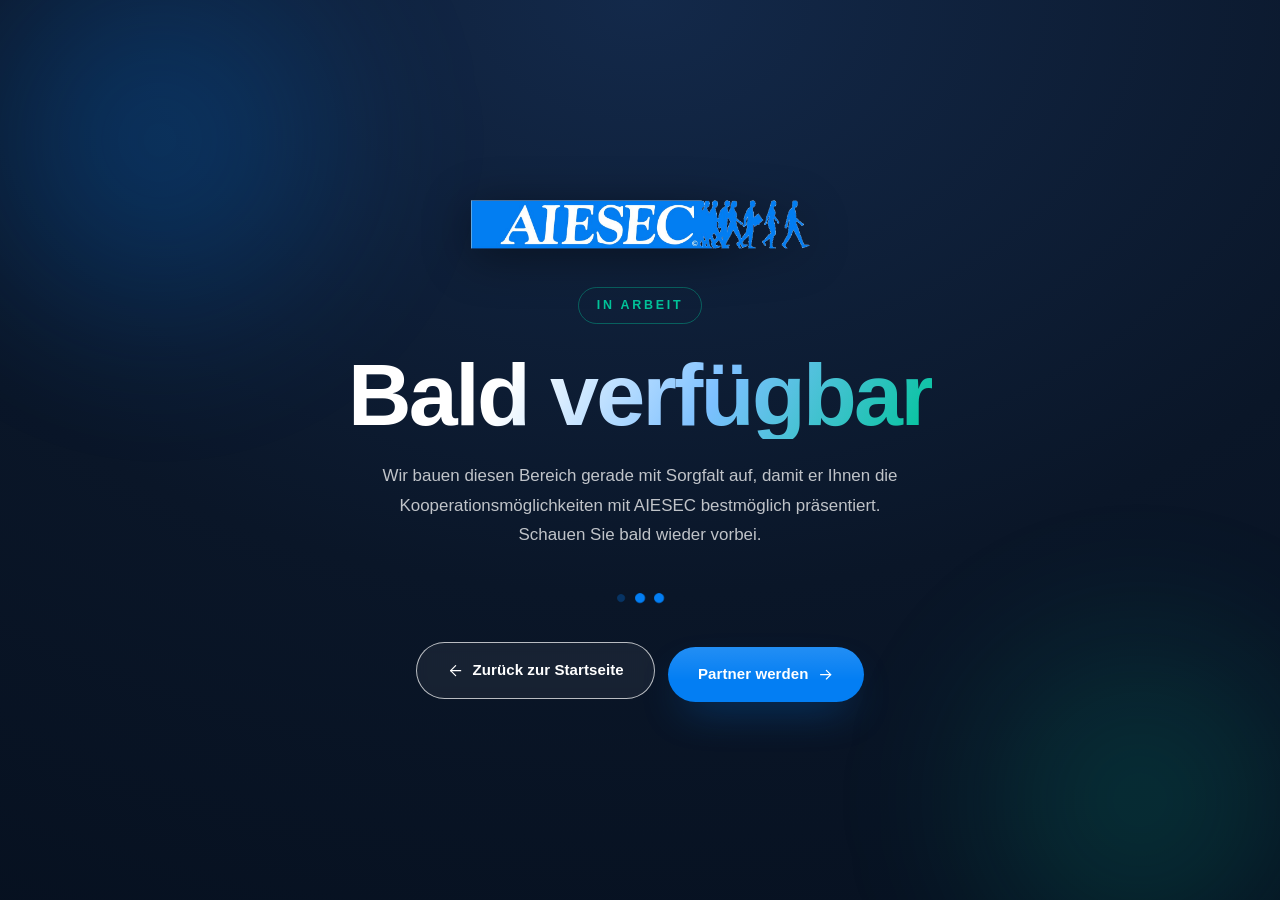
<file: talentbindung/index.html>
<!DOCTYPE html>
<html lang="de">
<head>
  <meta charset="UTF-8"/>
  <meta name="viewport" content="width=device-width,initial-scale=1.0"/>
  <title>Talentbindung durch Austauschprogramme – AIESEC in Deutschland</title>
  <meta name="description" content="Das Global Volunteer Program (GVP) ermöglicht Ihren Mitarbeitenden internationale Freiwilligenprojekte — für mehr Loyalität, Kompetenz und gesellschaftlichen Impact."/>
  <meta name="theme-color" content="#037EF3"/>
  <link rel="icon" type="image/png" sizes="32x32" href="../assets/images/favicon-32.png"/>
  <link rel="icon" type="image/png" sizes="48x48" href="../assets/images/favicon-48.png"/>
  <link rel="icon" type="image/png" href="../assets/images/favicon.png"/>
  <link rel="apple-touch-icon" href="../assets/images/apple-touch-icon.png"/>
  <meta http-equiv="Content-Security-Policy" content="default-src 'self'; base-uri 'self'; object-src 'none'; script-src 'self'; style-src 'self' 'unsafe-inline' https://fonts.googleapis.com; font-src https://fonts.gstatic.com; img-src 'self' data: https://i.ytimg.com; frame-src https://www.youtube-nocookie.com https://www.youtube.com; connect-src https://api.web3forms.com; form-action https://api.web3forms.com; frame-ancestors 'none'"/>
  <meta name="referrer" content="strict-origin-when-cross-origin"/>
  <meta http-equiv="refresh" content="0; url=../coming-soon.html"/>
  <link rel="canonical" href="../coming-soon.html"/>
  <link rel="preconnect" href="https://fonts.googleapis.com"/>
  <link rel="preconnect" href="https://fonts.gstatic.com" crossorigin/>
  <link href="https://fonts.googleapis.com/css2?family=Dancing+Script:wght@600&family=DM+Sans:opsz,wght@9..40,300;9..40,400;9..40,500;9..40,600;9..40,700;9..40,800&display=swap" rel="stylesheet"/>
  <link rel="stylesheet" href="../assets/css/style.css"/>
</head>
<body>

<div class="scroll-progress" id="scrollProgress"></div>

<!-- ═══ NAVBAR ═══ -->
<nav class="navbar" id="navbar">
  <div class="nav-container">
    <a href="../index.html" class="nav-logo" aria-label="AIESEC in Deutschland – Startseite">
      <img src="../assets/images/logo.png" alt="AIESEC in Deutschland"/>
    </a>
    <ul class="nav-links" id="navLinks">
      <li class="nav-item"><a href="../index.html">Für Unternehmen</a></li>
      <li class="nav-item dropdown active">
        <a href="#wie-es-funktioniert">Kooperationsmöglichkeiten
          <svg class="icon chevron" viewBox="0 0 24 24"><path d="m6 9 6 6 6-6"/></svg>
        </a>
        <ul class="dropdown-menu">
          <li><a href="../global-talent/index.html"><svg class="icon" viewBox="0 0 24 24"><circle cx="12" cy="12" r="9"/><path d="M3 12h18"/><path d="M12 3a15 15 0 0 1 0 18 15 15 0 0 1 0-18z"/></svg>Internationale Praktikant:innen</a></li>
          <li><a href="../hochschulmarketing/index.html"><svg class="icon" viewBox="0 0 24 24"><path d="M22 9 12 4 2 9l10 5 10-5z"/><path d="M6 10.5V16c0 1 2.7 3 6 3s6-2 6-3v-5.5"/><path d="M22 9v6"/></svg>Hochschulmarketing &amp; On-Campus Recruiting</a></li>
          <li><a href="../talentbindung/index.html"><svg class="icon" viewBox="0 0 24 24"><path d="M17 2l4 4-4 4"/><path d="M3 11V9a4 4 0 0 1 4-4h14"/><path d="M7 22l-4-4 4-4"/><path d="M21 13v2a4 4 0 0 1-4 4H3"/></svg>Talentbindung durch Austauschprogramme</a></li>
          <li><a href="../index.html#kontakt"><svg class="icon" viewBox="0 0 24 24"><path d="M5 21c0-9 7-16 16-16 0 9-7 16-16 16z"/><path d="M5 21C9 14 14 11 19 9"/></svg>Corporate Social Responsibility</a></li>
        </ul>
      </li>
      <li class="nav-item"><a href="#projekte">Unsere Partnerschaften</a></li>
      <li class="nav-item"><a href="https://aiesec.de/blog" target="_blank" rel="noopener">Blog</a></li>
      <li class="nav-item"><a href="#kontakt">Kontakt</a></li>
    </ul>
    <a href="../anmeldung.html" class="btn btn-primary nav-cta">Jetzt Partner werden</a>
    <button class="hamburger" id="hamburger" aria-label="Menü öffnen" aria-expanded="false">
      <span></span><span></span><span></span>
    </button>
  </div>
</nav>

<!-- ═══ HERO ═══ -->
<section class="hero hero--sub">
  <img src="../assets/images/event-globalvillage.png" alt="Studierende mit Nationalflaggen beim Global Village" class="hero-bg"/>
  <div class="hero-overlay"></div>
  <div class="hero-content">
    <div class="hero-tag">
      <svg class="icon" viewBox="0 0 24 24"><path d="M17 2l4 4-4 4"/><path d="M3 11V9a4 4 0 0 1 4-4h14"/><path d="M7 22l-4-4 4-4"/><path d="M21 13v2a4 4 0 0 1-4 4H3"/></svg>
      Global Volunteer Program
    </div>
    <h1 class="hero-title">
      <span class="word" style="animation-delay:.10s">Binden</span>
      <span class="word" style="animation-delay:.18s">Sie</span>
      <span class="word" style="animation-delay:.26s">Talente</span>
      <span class="word" style="animation-delay:.34s">durch</span><br>
      <span class="word" style="animation-delay:.42s">sinnvolle</span>
      <span class="word" style="animation-delay:.50s">Erfahrungen.</span>
    </h1>
    <p class="hero-sub">
      Das Global Volunteer Program (GVP) ermöglicht Ihren Mitarbeitenden internationale
      Freiwilligenprojekte — für mehr Loyalität, Kompetenz und gesellschaftlichen Impact.
    </p>
    <a href="#wie-es-funktioniert" class="btn btn-outline-white hero-btn">
      Mehr über GVP erfahren
      <svg class="icon" viewBox="0 0 24 24"><path d="M5 12h14"/><path d="m13 6 6 6-6 6"/></svg>
    </a>
    <div class="hero-pills">
      <span class="pill"><svg class="icon" viewBox="0 0 24 24"><circle cx="12" cy="12" r="9"/><path d="M12 7v5l3 2"/></svg>6–8 Wochen</span>
      <span class="pill"><svg class="icon" viewBox="0 0 24 24"><circle cx="12" cy="12" r="9"/><path d="M3 12h18"/><path d="M12 3a15 15 0 0 1 0 18 15 15 0 0 1 0-18z"/></svg>50+ Länder</span>
      <span class="pill"><svg class="icon" viewBox="0 0 24 24"><path d="M5 21c0-9 7-16 16-16 0 9-7 16-16 16z"/><path d="M5 21C9 14 14 11 19 9"/></svg>SDG-Projekte</span>
      <span class="pill"><svg class="icon" viewBox="0 0 24 24"><path d="M19 14c1.5-1.5 3-3.4 3-5.5A4.5 4.5 0 0 0 12 6 4.5 4.5 0 0 0 2 8.5c0 2.1 1.5 4 3 5.5l7 7z"/></svg>Mitarbeiterbindung</span>
    </div>
  </div>
  <div class="hero-scroll-hint">
    <span>Mehr entdecken</span>
    <svg class="icon scroll-arrow" viewBox="0 0 24 24"><path d="M12 5v14"/><path d="m6 13 6 6 6-6"/></svg>
  </div>
</section>

<!-- ═══ WARUM TALENTBINDUNG ═══ -->
<section class="partnership" id="warum">
  <div class="container">
    <p class="section-overline">Warum jetzt?</p>
    <h2 class="section-title centered">Warum Talentbindung heute entscheidend ist</h2>
    <p class="section-intro">Fachkräftemangel, eine Generation, die Purpose erwartet, und teure Fluktuation — Talentbindung ist kein Nice-to-have mehr, sondern Wettbewerbsvorteil.</p>
    <div class="feature-grid">
      <div class="feature-card animate-up">
        <div class="feature-ico"><svg class="icon" viewBox="0 0 24 24"><path d="M19 14c1.5-1.5 3-3.4 3-5.5A4.5 4.5 0 0 0 12 6 4.5 4.5 0 0 0 2 8.5c0 2.1 1.5 4 3 5.5l7 7z"/></svg></div>
        <p style="font-size:.74rem;font-weight:700;text-transform:uppercase;letter-spacing:.07em;color:var(--gray-500);margin-bottom:.35rem">Herausforderung</p>
        <h3 style="margin-bottom:1rem">Hohe Fluktuation bei jungen Talenten</h3>
        <p style="font-size:.74rem;font-weight:700;text-transform:uppercase;letter-spacing:.07em;color:var(--blue);margin-bottom:.35rem">Lösung</p>
        <p>Sinnstiftende Erfahrungen schaffen echte Loyalität — Mitarbeitende, die wachsen dürfen, bleiben.</p>
      </div>
      <div class="feature-card animate-up" style="animation-delay:.1s">
        <div class="feature-ico"><svg class="icon" viewBox="0 0 24 24"><circle cx="12" cy="12" r="9"/><path d="m16 8-2 6-6 2 2-6z"/></svg></div>
        <p style="font-size:.74rem;font-weight:700;text-transform:uppercase;letter-spacing:.07em;color:var(--gray-500);margin-bottom:.35rem">Herausforderung</p>
        <h3 style="margin-bottom:1rem">Gen Z sucht Purpose, nicht nur Gehalt</h3>
        <p style="font-size:.74rem;font-weight:700;text-transform:uppercase;letter-spacing:.07em;color:var(--blue);margin-bottom:.35rem">Lösung</p>
        <p>Das GVP positioniert Sie als werteorientierten Arbeitgeber — sichtbar und glaubwürdig.</p>
      </div>
      <div class="feature-card animate-up" style="animation-delay:.2s">
        <div class="feature-ico"><svg class="icon" viewBox="0 0 24 24"><path d="M16 21v-2a4 4 0 0 0-4-4H6a4 4 0 0 0-4 4v2"/><circle cx="9" cy="7" r="4"/><path d="M22 21v-2a4 4 0 0 0-3-3.87"/><path d="M16 3.13a4 4 0 0 1 0 7.75"/></svg></div>
        <p style="font-size:.74rem;font-weight:700;text-transform:uppercase;letter-spacing:.07em;color:var(--gray-500);margin-bottom:.35rem">Herausforderung</p>
        <h3 style="margin-bottom:1rem">Soft Skills im Team fehlen</h3>
        <p style="font-size:.74rem;font-weight:700;text-transform:uppercase;letter-spacing:.07em;color:var(--blue);margin-bottom:.35rem">Lösung</p>
        <p>Interkulturelle Kompetenz, Resilienz und Eigenverantwortung durch echte Auslandserfahrung.</p>
      </div>
    </div>
  </div>
</section>

<!-- ═══ WIE FUNKTIONIERT DAS GVP ═══ -->
<section class="events" id="wie-es-funktioniert">
  <div class="container">
    <p class="section-overline">So funktioniert's</p>
    <h2 class="section-title centered blue-title">Wie funktioniert das GVP?</h2>
    <p class="section-intro">Ihre Mitarbeitenden engagieren sich 6–8 Wochen ehrenamtlich im Ausland — in sozialen und ökologischen Projekten in über 50 Ländern, ausgerichtet an den UN-Nachhaltigkeitszielen. AIESEC übernimmt Matching, Logistik, Visa-Support und die Betreuung vor Ort.</p>
    <div class="steps" style="max-width:820px;margin:0 auto">
      <div class="step animate-up">
        <div class="step-num">1</div>
        <div class="step-body">
          <h3><svg class="icon" viewBox="0 0 24 24"><path d="M9 4H7a2 2 0 0 0-2 2v13a2 2 0 0 0 2 2h10a2 2 0 0 0 2-2V6a2 2 0 0 0-2-2h-2"/><rect x="9" y="2" width="6" height="4" rx="1"/></svg>Briefing</h3>
          <p>Wir verstehen Ihre Ziele und die Erwartungen Ihrer Mitarbeitenden.</p>
        </div>
      </div>
      <div class="step animate-up" style="animation-delay:.07s">
        <div class="step-num">2</div>
        <div class="step-body">
          <h3><svg class="icon" viewBox="0 0 24 24"><path d="M17 2l4 4-4 4"/><path d="M3 11V9a4 4 0 0 1 4-4h14"/><path d="M7 22l-4-4 4-4"/><path d="M21 13v2a4 4 0 0 1-4 4H3"/></svg>Matching</h3>
          <p>Wir finden das passende Projekt im richtigen Land — abgestimmt auf Interessen und Kompetenzen.</p>
        </div>
      </div>
      <div class="step animate-up" style="animation-delay:.14s">
        <div class="step-num">3</div>
        <div class="step-body">
          <h3><svg class="icon" viewBox="0 0 24 24"><path d="M2 4h7a2 2 0 0 1 2 2v14a2 2 0 0 0-2-2H2z"/><path d="M22 4h-7a2 2 0 0 0-2 2v14a2 2 0 0 1 2-2h7z"/></svg>Vorbereitung</h3>
          <p>Visa, Reise, interkulturelles Onboarding und Sicherheits-Briefing — alles organisiert.</p>
        </div>
      </div>
      <div class="step animate-up" style="animation-delay:.21s">
        <div class="step-num">4</div>
        <div class="step-body">
          <h3><svg class="icon" viewBox="0 0 24 24"><circle cx="12" cy="12" r="9"/><path d="M3 12h18"/><path d="M12 3a15 15 0 0 1 0 18 15 15 0 0 1 0-18z"/></svg>Auslandseinsatz</h3>
          <p>6–8 Wochen wirkungsvolles Engagement im Projekt — mit Betreuung durch AIESEC vor Ort.</p>
        </div>
      </div>
      <div class="step animate-up" style="animation-delay:.28s">
        <div class="step-num">5</div>
        <div class="step-body">
          <h3><svg class="icon" viewBox="0 0 24 24"><path d="M3 11.5 12 4l9 7.5"/><path d="M5 10v10h14V10"/></svg>Reintegration</h3>
          <p>Rückkehr ins Team mit neuen Kompetenzen — und einer Geschichte, die Ihre Arbeitgebermarke stärkt.</p>
        </div>
      </div>
    </div>
    <div style="text-align:center;margin-top:2.5rem">
      <a href="#kontakt" class="btn btn-primary">Broschüre herunterladen
        <svg class="icon" viewBox="0 0 24 24"><path d="M12 3v12"/><path d="m7 10 5 5 5-5"/><path d="M5 21h14"/></svg></a>
      <p style="font-size:.78rem;color:var(--gray-500);margin-top:.7rem">Broschüre als PDF auf Anfrage</p>
    </div>
  </div>
</section>

<!-- ═══ WELCHE PROGRAMME ═══ -->
<section class="partnership" id="programme">
  <div class="container">
    <p class="section-overline">Im Überblick</p>
    <h2 class="section-title centered">Unsere Programme</h2>
    <p class="section-intro">Zwei Wege, Talente durch internationale Erfahrungen zu binden und zu gewinnen.</p>
    <div class="stories-grid">
      <div class="feature-card animate-up" style="padding:2.4rem">
        <div class="feature-ico"><svg class="icon" viewBox="0 0 24 24"><path d="M16 21v-2a4 4 0 0 0-4-4H6a4 4 0 0 0-4 4v2"/><circle cx="9" cy="7" r="4"/><path d="M22 21v-2a4 4 0 0 0-3-3.87"/><path d="M16 3.13a4 4 0 0 1 0 7.75"/></svg></div>
        <h3>Global Volunteer Program (GVP)</h3>
        <p style="margin-bottom:1.3rem">Für Ihre eigenen Mitarbeitenden: 6–8 Wochen soziale und ökologische Projekte im Ausland. Stärkt Loyalität, Soft Skills und Ihre Arbeitgebermarke.</p>
        <a href="#kontakt" class="event-link">GVP anfragen <svg class="icon" viewBox="0 0 24 24"><path d="M5 12h14"/><path d="m13 6 6 6-6 6"/></svg></a>
      </div>
      <div class="feature-card animate-up" style="padding:2.4rem;animation-delay:.1s">
        <div class="feature-ico"><svg class="icon" viewBox="0 0 24 24"><path d="M22 9 12 4 2 9l10 5 10-5z"/><path d="M6 10.5V16c0 1 2.7 3 6 3s6-2 6-3v-5.5"/></svg></div>
        <h3>Global Volunteer (für Studierende)</h3>
        <p style="margin-bottom:1.3rem">Für studentische Praktikant:innen, die Sie bereits beschäftigen oder rekrutieren möchten — internationale Freiwilligenerfahrung als Teil ihrer Entwicklung.</p>
        <a href="https://aiesec.de/volunteer" target="_blank" rel="noopener" class="event-link">Mehr zu Global Volunteer <svg class="icon" viewBox="0 0 24 24"><path d="M5 12h14"/><path d="m13 6 6 6-6 6"/></svg></a>
      </div>
    </div>
  </div>
</section>

<!-- ═══ CTA BANNER ═══ -->
<section class="cta-banner">
  <div class="container cta-banner-inner">
    <div class="cta-banner-text animate-left">
      <p>Erfahren Sie mehr über das GVP für Ihr Unternehmen.</p>
    </div>
    <a href="#kontakt" class="btn btn-white animate-right">Jetzt Termin buchen
      <svg class="icon" viewBox="0 0 24 24"><path d="M5 12h14"/><path d="m13 6 6 6-6 6"/></svg>
    </a>
  </div>
</section>

<!-- ═══ UNSER NETZWERK ═══ -->
<section class="stats" id="netzwerk">
  <div class="container">
    <p class="section-overline">Unser Netzwerk</p>
    <h2 class="section-title centered blue-title">Ein weltweites Fundament</h2>
    <p class="section-intro">Das Netzwerk, das Ihre Mitarbeitenden sicher in wirkungsvolle Projekte bringt.</p>
    <div class="stats-grid">
      <div class="stat-card animate-up">
        <div class="stat-ico"><svg class="icon" viewBox="0 0 24 24"><path d="M9 4H7a2 2 0 0 0-2 2v13a2 2 0 0 0 2 2h10a2 2 0 0 0 2-2V6a2 2 0 0 0-2-2h-2"/><rect x="9" y="2" width="6" height="4" rx="1"/><path d="M9 12h6M9 16h4"/></svg></div>
        <div class="stat-row"><span class="stat-num" data-target="55000">0</span><span class="stat-suffix">+</span></div>
        <div class="stat-label">Bewerber:innen im Pool</div>
      </div>
      <div class="stat-card animate-up" style="animation-delay:.08s">
        <div class="stat-ico"><svg class="icon" viewBox="0 0 24 24"><circle cx="12" cy="12" r="9"/><path d="M3 12h18"/><path d="M12 3a15 15 0 0 1 0 18 15 15 0 0 1 0-18z"/></svg></div>
        <div class="stat-row"><span class="stat-num" data-target="100">0</span><span class="stat-suffix">+</span></div>
        <div class="stat-label">Länder und Territorien</div>
      </div>
      <div class="stat-card animate-up" style="animation-delay:.16s">
        <div class="stat-ico"><svg class="icon" viewBox="0 0 24 24"><path d="M3 21h18"/><path d="M5 21V8l7-4 7 4v13"/><path d="M9 21v-6h6v6"/></svg></div>
        <div class="stat-row"><span class="stat-num" data-target="40">0</span><span class="stat-suffix">+</span></div>
        <div class="stat-label">Universitäten in Deutschland</div>
      </div>
      <div class="stat-card animate-up" style="animation-delay:.24s">
        <div class="stat-ico"><svg class="icon" viewBox="0 0 24 24"><circle cx="12" cy="12" r="9"/><path d="M12 7v5l3 2"/></svg></div>
        <div class="stat-row"><span class="stat-num" data-target="75">0</span><span class="stat-suffix">+</span></div>
        <div class="stat-label">Jahre Erfahrung</div>
      </div>
    </div>
  </div>
</section>

<!-- ═══ PARTNER & PROJEKTE ═══ -->
<section class="events" id="projekte">
  <div class="container">
    <p class="section-overline">Wo Ihre Teams wirken</p>
    <h2 class="section-title centered blue-title">Partnerländer &amp; Projekte</h2>
    <p class="section-intro">Eine Auswahl an Projekten weltweit — alle ausgerichtet an den UN-Nachhaltigkeitszielen.</p>
    <div class="projects-grid">
      <div class="project-card animate-up">
        <div class="project-top"><span class="project-flag"><svg class="icon" viewBox="0 0 24 24"><path d="M12 21s-7-6.3-7-11a7 7 0 0 1 14 0c0 4.7-7 11-7 11z"/><circle cx="12" cy="10" r="2.5"/></svg></span><span class="sdg-badge">SDG 4 · Bildung</span></div>
        <h3>Brasilien</h3>
        <p>Bildungsprojekte für Kinder und Jugendliche in unterversorgten Communities.</p>
      </div>
      <div class="project-card animate-up" style="animation-delay:.06s">
        <div class="project-top"><span class="project-flag"><svg class="icon" viewBox="0 0 24 24"><path d="M12 21s-7-6.3-7-11a7 7 0 0 1 14 0c0 4.7-7 11-7 11z"/><circle cx="12" cy="10" r="2.5"/></svg></span><span class="sdg-badge">SDG 13 · Umwelt</span></div>
        <h3>Indien</h3>
        <p>Klima- und Umweltinitiativen für nachhaltige lokale Entwicklung.</p>
      </div>
      <div class="project-card animate-up" style="animation-delay:.12s">
        <div class="project-top"><span class="project-flag"><svg class="icon" viewBox="0 0 24 24"><path d="M12 21s-7-6.3-7-11a7 7 0 0 1 14 0c0 4.7-7 11-7 11z"/><circle cx="12" cy="10" r="2.5"/></svg></span><span class="sdg-badge">SDG 10 · Soziales</span></div>
        <h3>Kolumbien</h3>
        <p>Soziale Projekte zur Förderung von Chancengleichheit und Inklusion.</p>
      </div>
      <div class="project-card animate-up" style="animation-delay:.06s">
        <div class="project-top"><span class="project-flag"><svg class="icon" viewBox="0 0 24 24"><path d="M12 21s-7-6.3-7-11a7 7 0 0 1 14 0c0 4.7-7 11-7 11z"/><circle cx="12" cy="10" r="2.5"/></svg></span><span class="sdg-badge">SDG 11 · Community</span></div>
        <h3>Marokko</h3>
        <p>Community-Building und nachhaltige Stadtentwicklung vor Ort.</p>
      </div>
      <div class="project-card animate-up" style="animation-delay:.12s">
        <div class="project-top"><span class="project-flag"><svg class="icon" viewBox="0 0 24 24"><path d="M12 21s-7-6.3-7-11a7 7 0 0 1 14 0c0 4.7-7 11-7 11z"/><circle cx="12" cy="10" r="2.5"/></svg></span><span class="sdg-badge">SDG 12 · Nachhaltigkeit</span></div>
        <h3>Indonesien</h3>
        <p>Projekte für verantwortungsvollen Konsum und Ressourcenschutz.</p>
      </div>
      <div class="project-card animate-up" style="animation-delay:.18s">
        <div class="project-top"><span class="project-flag"><svg class="icon" viewBox="0 0 24 24"><path d="M12 21s-7-6.3-7-11a7 7 0 0 1 14 0c0 4.7-7 11-7 11z"/><circle cx="12" cy="10" r="2.5"/></svg></span><span class="sdg-badge">SDG 3 · Gesundheit</span></div>
        <h3>Ghana</h3>
        <p>Gesundheitsaufklärung und Prävention in ländlichen Regionen.</p>
      </div>
    </div>
  </div>
</section>

<!-- ═══ CONTACT ═══ -->
<section class="contact section-dark" id="kontakt">
  <div class="container contact-grid">
    <div class="contact-text animate-left">
      <span class="section-tag-white">Bereit für den nächsten Schritt?</span>
      <h2>GVP für Ihr Unternehmen anfragen</h2>
      <p>Buche dir ganz unkompliziert einen Termin oder schreib uns direkt — wir melden uns innerhalb von 48 Stunden mit einem maßgeschneiderten Vorschlag.</p>
      <div class="contact-benefits">
        <div class="benefit-item"><svg class="icon" viewBox="0 0 24 24"><path d="M20 6 9 17l-5-5"/></svg>Kostenlose Erstberatung</div>
        <div class="benefit-item"><svg class="icon" viewBox="0 0 24 24"><path d="M20 6 9 17l-5-5"/></svg>Komplette Organisation inkl. Visa &amp; Logistik</div>
        <div class="benefit-item"><svg class="icon" viewBox="0 0 24 24"><path d="M20 6 9 17l-5-5"/></svg>Betreuung vor Ort in über 50 Ländern</div>
        <div class="benefit-item"><svg class="icon" viewBox="0 0 24 24"><path d="M20 6 9 17l-5-5"/></svg>Messbarer Impact auf Bindung &amp; Kultur</div>
      </div>
    </div>
    <form class="contact-form animate-right" id="contactForm" action="https://api.web3forms.com/submit" method="POST">
      <input type="hidden" name="access_key" value="f0ba8c58-9857-47f0-b545-d6d283ebc418"/>
      <input type="hidden" name="subject" value="Anfrage Talentbindung / GVP – AIESEC in Deutschland"/>
      <input type="hidden" name="interest" value="Talentbindung durch Austauschprogramme"/>
      <h3 class="form-title">GVP-Anfrage stellen</h3>
      <div class="form-row">
        <div class="form-group">
          <label for="f-name">Ihr Name *</label>
          <input id="f-name" type="text" name="name" placeholder="Max Mustermann" required/>
        </div>
        <div class="form-group">
          <label for="f-company">Unternehmen *</label>
          <input id="f-company" type="text" name="company" placeholder="Muster GmbH" required/>
        </div>
      </div>
      <div class="form-group">
        <label for="f-email">E-Mail-Adresse *</label>
        <input id="f-email" type="email" name="email" placeholder="max@muster.de" required/>
      </div>
      <div class="form-group">
        <label for="f-phone">Telefonnummer</label>
        <input id="f-phone" type="tel" name="phone" placeholder="+49 123 456789"/>
      </div>
      <div class="form-group">
        <label for="f-team">Wie viele Mitarbeitende?</label>
        <select id="f-team" name="teamgroesse">
          <option value="">Bitte wählen...</option>
          <option>1–5 Mitarbeitende</option>
          <option>6–20 Mitarbeitende</option>
          <option>20+ Mitarbeitende</option>
          <option>Noch unklar</option>
        </select>
      </div>
      <div class="form-group">
        <label for="f-message">Ihre Nachricht</label>
        <textarea id="f-message" name="message" rows="4" placeholder="Welche Ziele verfolgen Sie mit dem GVP? Zeitraum, Team, Schwerpunkte?"></textarea>
      </div>
      <button type="submit" class="btn btn-primary full-width" id="submitBtn">
        Anfrage absenden
        <svg class="icon" viewBox="0 0 24 24"><path d="M5 12h14"/><path d="m13 6 6 6-6 6"/></svg>
      </button>
      <div class="form-success" id="formSuccess">
        ✅ Vielen Dank! Wir melden uns innerhalb von 48 Stunden bei Ihnen.
      </div>
      <p class="form-privacy">Mit dem Absenden stimmen Sie unserer <a href="https://aiesec.de/datenschutz">Datenschutzerklärung</a> zu.</p>
    </form>
  </div>
</section>

<!-- ═══ FOOTER ═══ -->
<footer class="footer">
  <div class="container footer-grid">
    <div class="footer-brand">
      <img src="../assets/images/logo.png" alt="AIESEC" class="footer-logo"/>
      <p>Die weltweit größte jugend-geführte Organisation — developing young leaders since 1948.</p>
      <div class="footer-social">
        <a href="https://www.facebook.com/aiesecde" target="_blank" rel="noopener" aria-label="Facebook">
          <svg width="16" height="16" viewBox="0 0 24 24" fill="currentColor"><path d="M18 2h-3a5 5 0 0 0-5 5v3H7v4h3v8h4v-8h3l1-4h-4V7a1 1 0 0 1 1-1h3z"/></svg>
        </a>
        <a href="https://www.instagram.com/aiesec.de/" target="_blank" rel="noopener" aria-label="Instagram">
          <svg width="16" height="16" viewBox="0 0 24 24" fill="none" stroke="currentColor" stroke-width="2"><rect x="2" y="2" width="20" height="20" rx="5" ry="5"/><circle cx="12" cy="12" r="4"/><circle cx="17.5" cy="6.5" r="1" fill="currentColor" stroke="none"/></svg>
        </a>
        <a href="https://www.linkedin.com/company/aiesecde/" target="_blank" rel="noopener" aria-label="LinkedIn">
          <svg width="16" height="16" viewBox="0 0 24 24" fill="currentColor"><path d="M16 8a6 6 0 0 1 6 6v7h-4v-7a2 2 0 0 0-2-2 2 2 0 0 0-2 2v7h-4v-7a6 6 0 0 1 6-6z"/><rect x="2" y="9" width="4" height="12"/><circle cx="4" cy="4" r="2"/></svg>
        </a>
        <a href="https://www.youtube.com/@AIESEC-Deutschland" target="_blank" rel="noopener" aria-label="YouTube">
          <svg width="16" height="16" viewBox="0 0 24 24" fill="currentColor"><path d="M22.54 6.42a2.78 2.78 0 0 0-1.95-1.96C18.88 4 12 4 12 4s-6.88 0-8.59.46A2.78 2.78 0 0 0 1.46 6.42 29 29 0 0 0 1 12a29 29 0 0 0 .46 5.58 2.78 2.78 0 0 0 1.95 1.96C5.12 20 12 20 12 20s6.88 0 8.59-.46a2.78 2.78 0 0 0 1.95-1.96A29 29 0 0 0 23 12a29 29 0 0 0-.46-5.58z"/><polygon points="9.75 15.02 15.5 12 9.75 8.98 9.75 15.02" fill="white"/></svg>
        </a>
      </div>
    </div>
    <div class="footer-col">
      <h4>Kooperationsmöglichkeiten</h4>
      <ul>
        <li><a href="../global-talent/index.html">Internationale Praktikant:innen</a></li>
        <li><a href="../hochschulmarketing/index.html">Hochschulmarketing &amp; Recruiting</a></li>
        <li><a href="../talentbindung/index.html">Talentbindung (GVP)</a></li>
        <li><a href="../index.html#kontakt">Corporate Social Responsibility</a></li>
      </ul>
    </div>
    <div class="footer-col">
      <h4>Events</h4>
      <ul>
        <li><a href="../#events">Youth2Business Forum</a></li>
        <li><a href="../#events">Youth Speak Forum</a></li>
        <li><a href="../#events">Global Village</a></li>
        <li><a href="../#events">Company Open Day</a></li>
      </ul>
    </div>
    <div class="footer-col">
      <h4>Organisation</h4>
      <ul>
        <li><a href="https://aiesec.de/ueber-aiesec">Über AIESEC</a></li>
        <li><a href="https://aiesec.de/lcs">Standorte</a></li>
        <li><a href="https://aiesec.de/impressum">Impressum</a></li>
        <li><a href="https://aiesec.de/datenschutz">Datenschutz</a></li>
      </ul>
    </div>
  </div>
  <div class="footer-bottom">
    <p>© 2026 AIESEC in Deutschland e.V. · Gemeinnütziger Verein · Alle Rechte vorbehalten</p>
    <p class="footer-credit">Crafted with
      <svg class="footer-heart" viewBox="0 0 24 24" aria-hidden="true"><path d="M12 21s-7.5-4.7-10-9.3C.4 8.3 2 4.8 5.3 4.8c2 0 3.4 1.2 4.7 2.9 1.3-1.7 2.7-2.9 4.7-2.9 3.3 0 4.9 3.5 3.3 6.9C19.5 16.3 12 21 12 21z"/></svg>
      by
      <a href="https://www.linkedin.com/in/mousa123/" target="_blank" rel="noopener">Mousa</a> &amp;
      <a href="https://www.linkedin.com/in/heleneantysiak/" target="_blank" rel="noopener">Helene</a>
    </p>
  </div>
</footer>

<script src="../assets/js/main.js"></script>
</body>
</html>
</file>
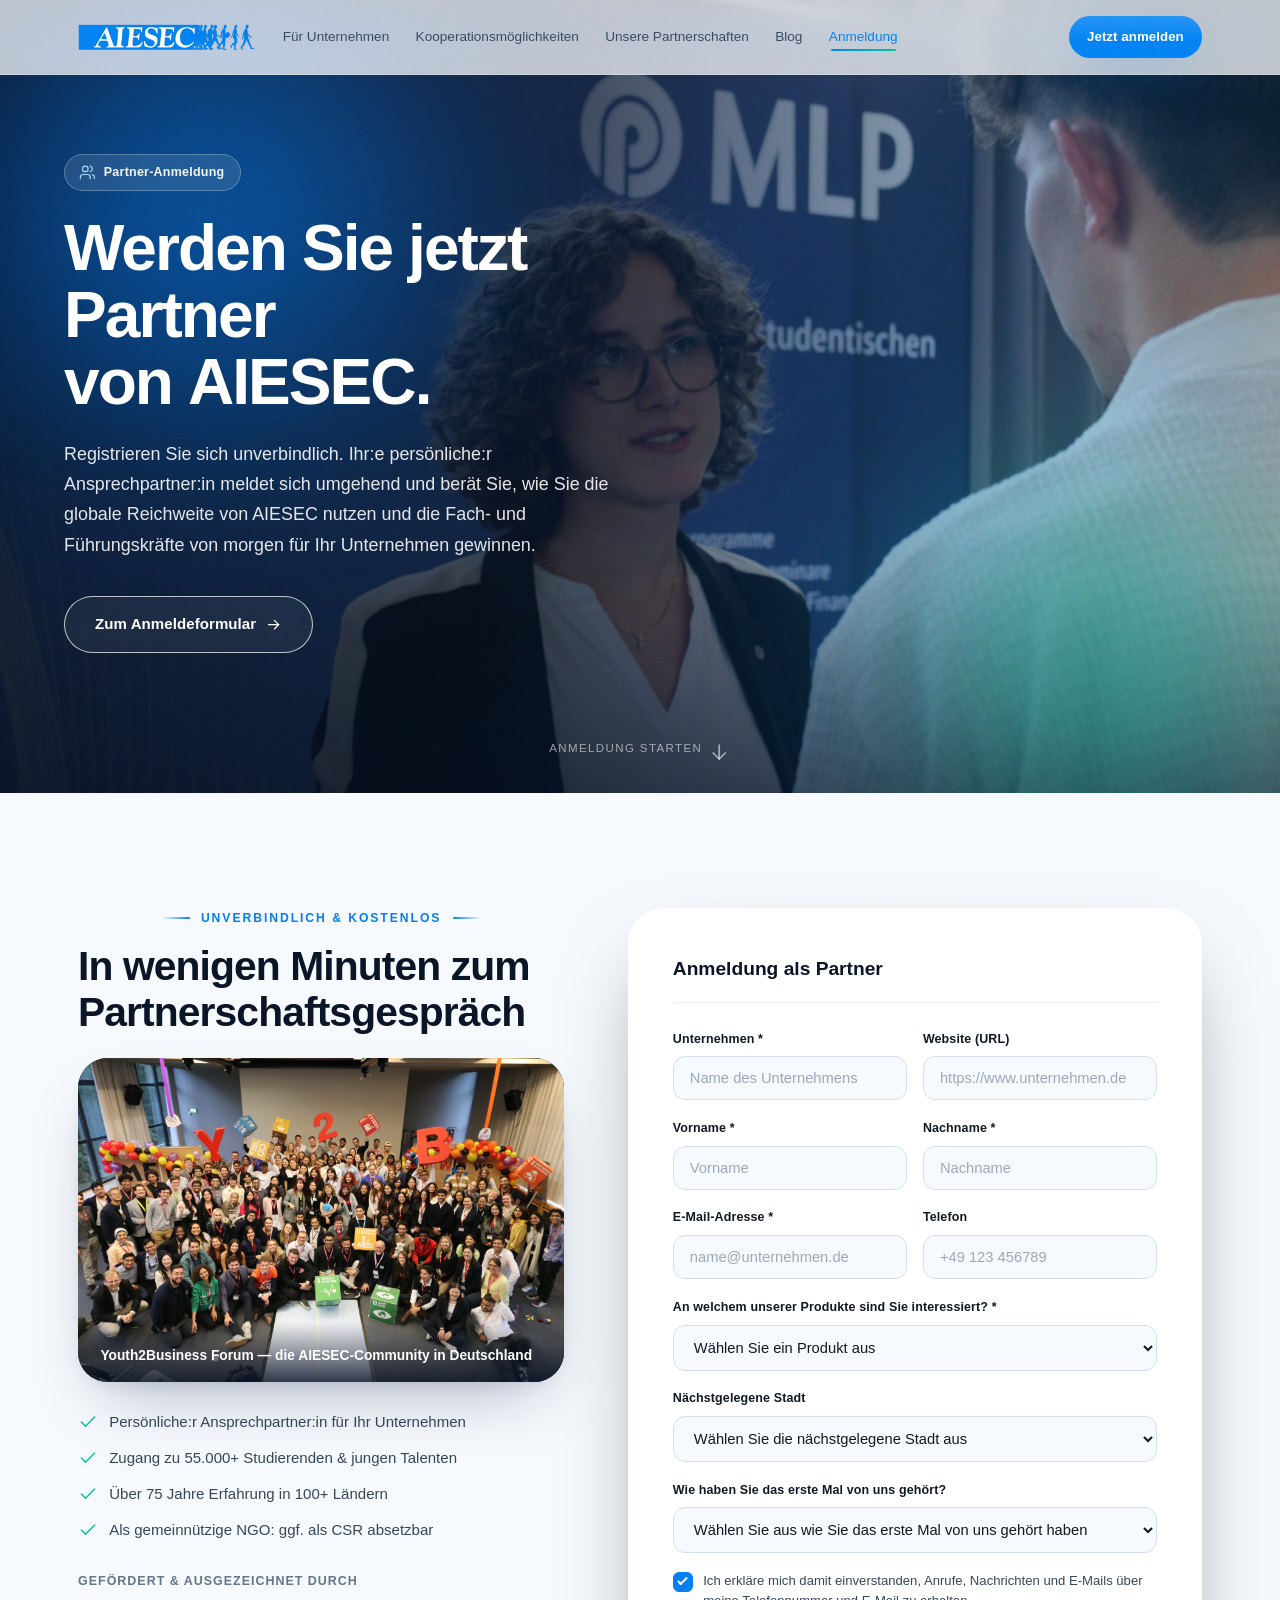
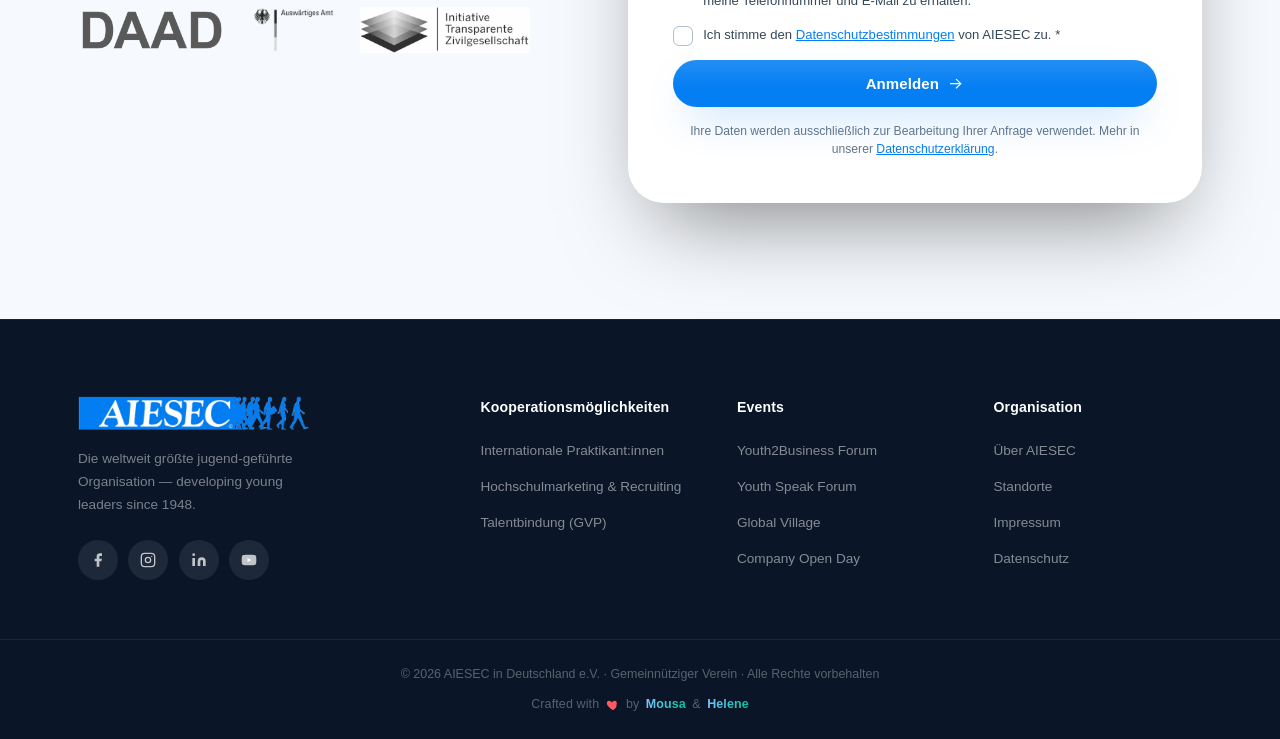
<file: anmeldung.html>
<!DOCTYPE html>
<html lang="de">
<head>
  <meta charset="UTF-8"/>
  <meta name="viewport" content="width=device-width,initial-scale=1.0"/>
  <title>Partner werden – Anmeldung | AIESEC in Deutschland</title>
  <meta name="description" content="Registrieren Sie Ihr Unternehmen unverbindlich bei AIESEC in Deutschland. Ihr persönlicher Ansprechpartner meldet sich umgehend bei Ihnen."/>
  <meta name="theme-color" content="#037EF3"/>
  <link rel="icon" type="image/png" sizes="32x32" href="assets/images/favicon-32.png"/>
  <link rel="icon" type="image/png" sizes="48x48" href="assets/images/favicon-48.png"/>
  <link rel="icon" type="image/png" href="assets/images/favicon.png"/>
  <link rel="apple-touch-icon" href="assets/images/apple-touch-icon.png"/>
  <meta http-equiv="Content-Security-Policy" content="default-src 'self'; base-uri 'self'; object-src 'none'; script-src 'self'; style-src 'self' 'unsafe-inline' https://fonts.googleapis.com; font-src https://fonts.gstatic.com; img-src 'self' data: https://i.ytimg.com; frame-src https://www.youtube-nocookie.com https://www.youtube.com; connect-src https://api.web3forms.com; form-action https://api.web3forms.com; frame-ancestors 'none'"/>
  <meta name="referrer" content="strict-origin-when-cross-origin"/>
  <link rel="preconnect" href="https://fonts.googleapis.com"/>
  <link rel="preconnect" href="https://fonts.gstatic.com" crossorigin/>
  <link href="https://fonts.googleapis.com/css2?family=Dancing+Script:wght@600&family=DM+Sans:opsz,wght@9..40,300;9..40,400;9..40,500;9..40,600;9..40,700;9..40,800&display=swap" rel="stylesheet"/>
  <link rel="stylesheet" href="assets/css/style.css"/>
</head>
<body>

<!-- scroll progress -->
<div class="scroll-progress" id="scrollProgress"></div>

<!-- ═══ NAVBAR ═══ -->
<nav class="navbar" id="navbar">
  <div class="nav-container">
    <a href="index.html" class="nav-logo" aria-label="AIESEC in Deutschland – Startseite">
      <img src="assets/images/logo.png" alt="AIESEC in Deutschland"/>
    </a>
    <ul class="nav-links" id="navLinks">
      <li class="nav-item"><a href="index.html">Für Unternehmen</a></li>
      <li class="nav-item"><a href="coming-soon.html">Kooperationsmöglichkeiten</a></li>
      <li class="nav-item"><a href="index.html#partnerschaften">Unsere Partnerschaften</a></li>
      <li class="nav-item"><a href="https://aiesec.de/blog" target="_blank" rel="noopener">Blog</a></li>
      <li class="nav-item active"><a href="anmeldung.html">Anmeldung</a></li>
      <li class="nav-item nav-mobile-cta"><a href="index.html#kontakt" class="btn btn-primary">Kontakt aufnehmen</a></li>
    </ul>
    <a href="#anmeldung" class="btn btn-primary nav-cta">Jetzt anmelden</a>
    <button class="hamburger" id="hamburger" aria-label="Menü öffnen" aria-expanded="false">
      <span></span><span></span><span></span>
    </button>
  </div>
</nav>

<!-- ═══ HERO ═══ -->
<section class="hero hero--sub">
  <img src="assets/images/recruiting-conversation.jpg" alt="Persönliches Beratungsgespräch mit AIESEC" class="hero-bg"/>
  <div class="hero-overlay"></div>
  <div class="hero-aurora" aria-hidden="true"></div>
  <div class="hero-content">
    <div class="hero-tag">
      <svg class="icon" viewBox="0 0 24 24"><path d="M16 21v-2a4 4 0 0 0-4-4H6a4 4 0 0 0-4 4v2"/><circle cx="9" cy="7" r="4"/><path d="M22 21v-2a4 4 0 0 0-3-3.87"/><path d="M16 3.13a4 4 0 0 1 0 7.75"/></svg>
      Partner-Anmeldung
    </div>
    <h1 class="hero-title">
      <span class="word" style="animation-delay:.10s">Werden</span>
      <span class="word" style="animation-delay:.18s">Sie</span>
      <span class="word" style="animation-delay:.26s">jetzt</span>
      <span class="word" style="animation-delay:.34s">Partner</span><br>
      <span class="word" style="animation-delay:.42s">von</span>
      <span class="word" style="animation-delay:.50s">AIESEC.</span>
    </h1>
    <p class="hero-sub">
      Registrieren Sie sich unverbindlich. Ihr:e persönliche:r Ansprechpartner:in
      meldet sich umgehend und berät Sie, wie Sie die globale Reichweite von AIESEC
      nutzen und die Fach- und Führungskräfte von morgen für Ihr Unternehmen gewinnen.
    </p>
    <a href="#anmeldung" class="btn btn-outline-white hero-btn">
      Zum Anmeldeformular
      <svg class="icon" viewBox="0 0 24 24"><path d="M5 12h14"/><path d="m13 6 6 6-6 6"/></svg>
    </a>
  </div>
  <div class="hero-scroll-hint">
    <span>Anmeldung starten</span>
    <svg class="icon scroll-arrow" viewBox="0 0 24 24"><path d="M12 5v14"/><path d="m6 13 6 6 6-6"/></svg>
  </div>
</section>

<!-- ═══ ANMELDUNG ═══ -->
<section class="contact" id="anmeldung" style="background:var(--gray-50);scroll-margin-top:90px;padding:clamp(80px,9vw,120px) 0">
  <div class="container contact-grid">
    <!-- Credibility column -->
    <div class="anmeldung-aside animate-left">
      <p class="section-overline">Unverbindlich &amp; kostenlos</p>
      <h2 class="section-title" style="margin-bottom:1.4rem">In wenigen Minuten zum Partnerschaftsgespräch</h2>
      <figure class="event-photo">
        <img src="assets/images/community-meco.jpg" alt="Die AIESEC-Community beim Youth2Business Forum" loading="lazy"/>
        <figcaption>Youth2Business Forum — die AIESEC-Community in Deutschland</figcaption>
      </figure>
      <ul class="anmeldung-points">
        <li><svg class="icon" viewBox="0 0 24 24"><path d="M20 6 9 17l-5-5"/></svg>Persönliche:r Ansprechpartner:in für Ihr Unternehmen</li>
        <li><svg class="icon" viewBox="0 0 24 24"><path d="M20 6 9 17l-5-5"/></svg>Zugang zu 55.000+ Studierenden &amp; jungen Talenten</li>
        <li><svg class="icon" viewBox="0 0 24 24"><path d="M20 6 9 17l-5-5"/></svg>Über 75 Jahre Erfahrung in 100+ Ländern</li>
        <li><svg class="icon" viewBox="0 0 24 24"><path d="M20 6 9 17l-5-5"/></svg>Als gemeinnützige NGO: ggf. als CSR absetzbar</li>
      </ul>
      <div class="trust-block">
        <h4>Gefördert &amp; ausgezeichnet durch</h4>
        <div class="trust-logos">
          <img src="assets/images/logo-daad.png" alt="DAAD"/>
          <img src="assets/images/logo-auswaertiges-amt.png" alt="Auswärtiges Amt"/>
          <img src="assets/images/logo-transparente.jpg" alt="Initiative Transparente Zivilgesellschaft"/>
        </div>
      </div>
    </div>

    <!-- Form -->
    <form class="contact-form animate-right" id="contactForm" action="https://api.web3forms.com/submit" method="POST">
      <input type="hidden" name="access_key" value="f0ba8c58-9857-47f0-b545-d6d283ebc418"/>
      <input type="hidden" name="subject" value="Partner-Anmeldung – AIESEC in Deutschland"/>
      <input type="hidden" name="from_name" value="AIESEC Unternehmens-Anmeldung"/>
      <h3 class="form-title">Anmeldung als Partner</h3>
      <div class="form-row">
        <div class="form-group">
          <label for="f-company">Unternehmen *</label>
          <input id="f-company" type="text" name="Unternehmen" placeholder="Name des Unternehmens" required/>
        </div>
        <div class="form-group">
          <label for="f-website">Website (URL)</label>
          <input id="f-website" type="url" name="Website" placeholder="https://www.unternehmen.de"/>
        </div>
      </div>
      <div class="form-row">
        <div class="form-group">
          <label for="f-firstname">Vorname *</label>
          <input id="f-firstname" type="text" name="Vorname" placeholder="Vorname" required/>
        </div>
        <div class="form-group">
          <label for="f-lastname">Nachname *</label>
          <input id="f-lastname" type="text" name="Nachname" placeholder="Nachname" required/>
        </div>
      </div>
      <div class="form-row">
        <div class="form-group">
          <label for="f-email">E-Mail-Adresse *</label>
          <input id="f-email" type="email" name="E-Mail" placeholder="name@unternehmen.de" required/>
        </div>
        <div class="form-group">
          <label for="f-phone">Telefon</label>
          <input id="f-phone" type="tel" name="Telefon" placeholder="+49 123 456789"/>
        </div>
      </div>
      <div class="form-group">
        <label for="f-product">An welchem unserer Produkte sind Sie interessiert? *</label>
        <select id="f-product" name="Produktinteresse" required>
          <option value="">Wählen Sie ein Produkt aus</option>
          <option>Internationale Praktikant:innen</option>
          <option>Hochschulmarketing &amp; Recruiting</option>
          <option>Talentbindung</option>
          <option>National Fördernder Beirat</option>
        </select>
      </div>
      <div class="form-group">
        <label for="f-city">Nächstgelegene Stadt</label>
        <select id="f-city" name="Stadt">
          <option value="">Wählen Sie die nächstgelegene Stadt aus</option>
          <option>Aachen</option>
          <option>Berlin</option>
          <option>Bielefeld</option>
          <option>Bonn</option>
          <option>Braunschweig</option>
          <option>Bremen</option>
          <option>Dresden</option>
          <option>Düsseldorf</option>
          <option>Frankfurt am Main</option>
          <option>Göttingen</option>
          <option>Halle</option>
          <option>Hamburg</option>
          <option>Hannover</option>
          <option>Karlsruhe</option>
          <option>Köln</option>
          <option>Leipzig</option>
          <option>Lüneburg</option>
          <option>Mainz &amp; Wiesbaden</option>
          <option>München</option>
          <option>Münster</option>
          <option>Nürnberg</option>
          <option>Paderborn</option>
          <option>Passau</option>
          <option>Regensburg</option>
          <option>Stuttgart &amp; Hohenheim</option>
          <option>Andere / bundesweit</option>
        </select>
      </div>
      <div class="form-group">
        <label for="f-source">Wie haben Sie das erste Mal von uns gehört?</label>
        <select id="f-source" name="Quelle">
          <option value="">Wählen Sie aus wie Sie das erste Mal von uns gehört haben</option>
          <option>Geschäftskollegen</option>
          <option>Facebook</option>
          <option>Instagram</option>
          <option>LinkedIn</option>
          <option>Andere Social Media Kanäle</option>
          <option>Suchmaschine (z.B. Google)</option>
          <option>Event (z.B. Messen)</option>
          <option>E-Mail</option>
          <option>Medien</option>
          <option>Anderes</option>
        </select>
      </div>
      <label class="form-consent">
        <input type="checkbox" name="Einwilligung Kontakt" value="Ja" checked/>
        <span>Ich erkläre mich damit einverstanden, Anrufe, Nachrichten und E-Mails über meine Telefonnummer und E-Mail zu erhalten.</span>
      </label>
      <label class="form-consent">
        <input type="checkbox" name="Datenschutz akzeptiert" value="Ja" required/>
        <span>Ich stimme den <a href="https://aiesec.de/datenschutz" target="_blank" rel="noopener">Datenschutzbestimmungen</a> von AIESEC zu. *</span>
      </label>
      <button type="submit" class="btn btn-primary full-width" id="submitBtn">
        Anmelden
        <svg class="icon" viewBox="0 0 24 24"><path d="M5 12h14"/><path d="m13 6 6 6-6 6"/></svg>
      </button>
      <div class="form-success" id="formSuccess">
        ✅ Vielen Dank für Ihre Anmeldung! Ihr:e Ansprechpartner:in meldet sich in Kürze bei Ihnen.
      </div>
      <p class="form-privacy">Ihre Daten werden ausschließlich zur Bearbeitung Ihrer Anfrage verwendet. Mehr in unserer <a href="https://aiesec.de/datenschutz" target="_blank" rel="noopener">Datenschutzerklärung</a>.</p>
    </form>
  </div>
</section>

<!-- ═══ FOOTER ═══ -->
<footer class="footer">
  <div class="container footer-grid">
    <div class="footer-brand">
      <img src="assets/images/logo.png" alt="AIESEC" class="footer-logo"/>
      <p>Die weltweit größte jugend-geführte Organisation — developing young leaders since 1948.</p>
      <div class="footer-social">
        <a href="https://www.facebook.com/aiesecde" target="_blank" rel="noopener" aria-label="Facebook">
          <svg width="16" height="16" viewBox="0 0 24 24" fill="currentColor"><path d="M18 2h-3a5 5 0 0 0-5 5v3H7v4h3v8h4v-8h3l1-4h-4V7a1 1 0 0 1 1-1h3z"/></svg>
        </a>
        <a href="https://www.instagram.com/aiesec.de/" target="_blank" rel="noopener" aria-label="Instagram">
          <svg width="16" height="16" viewBox="0 0 24 24" fill="none" stroke="currentColor" stroke-width="2"><rect x="2" y="2" width="20" height="20" rx="5" ry="5"/><circle cx="12" cy="12" r="4"/><circle cx="17.5" cy="6.5" r="1" fill="currentColor" stroke="none"/></svg>
        </a>
        <a href="https://www.linkedin.com/company/aiesecde/" target="_blank" rel="noopener" aria-label="LinkedIn">
          <svg width="16" height="16" viewBox="0 0 24 24" fill="currentColor"><path d="M16 8a6 6 0 0 1 6 6v7h-4v-7a2 2 0 0 0-2-2 2 2 0 0 0-2 2v7h-4v-7a6 6 0 0 1 6-6z"/><rect x="2" y="9" width="4" height="12"/><circle cx="4" cy="4" r="2"/></svg>
        </a>
        <a href="https://www.youtube.com/@AIESEC-Deutschland" target="_blank" rel="noopener" aria-label="YouTube">
          <svg width="16" height="16" viewBox="0 0 24 24" fill="currentColor"><path d="M22.54 6.42a2.78 2.78 0 0 0-1.95-1.96C18.88 4 12 4 12 4s-6.88 0-8.59.46A2.78 2.78 0 0 0 1.46 6.42 29 29 0 0 0 1 12a29 29 0 0 0 .46 5.58 2.78 2.78 0 0 0 1.95 1.96C5.12 20 12 20 12 20s6.88 0 8.59-.46a2.78 2.78 0 0 0 1.95-1.96A29 29 0 0 0 23 12a29 29 0 0 0-.46-5.58z"/><polygon points="9.75 15.02 15.5 12 9.75 8.98 9.75 15.02" fill="white"/></svg>
        </a>
      </div>
    </div>
    <div class="footer-col">
      <h4>Kooperationsmöglichkeiten</h4>
      <ul>
        <li><a href="coming-soon.html">Internationale Praktikant:innen</a></li>
        <li><a href="coming-soon.html">Hochschulmarketing &amp; Recruiting</a></li>
        <li><a href="coming-soon.html">Talentbindung (GVP)</a></li>
      </ul>
    </div>
    <div class="footer-col">
      <h4>Events</h4>
      <ul>
        <li><a href="index.html#events">Youth2Business Forum</a></li>
        <li><a href="index.html#events">Youth Speak Forum</a></li>
        <li><a href="index.html#events">Global Village</a></li>
        <li><a href="index.html#events">Company Open Day</a></li>
      </ul>
    </div>
    <div class="footer-col">
      <h4>Organisation</h4>
      <ul>
        <li><a href="https://aiesec.de/ueber-aiesec">Über AIESEC</a></li>
        <li><a href="https://aiesec.de/lcs">Standorte</a></li>
        <li><a href="https://aiesec.de/impressum">Impressum</a></li>
        <li><a href="https://aiesec.de/datenschutz">Datenschutz</a></li>
      </ul>
    </div>
  </div>
  <div class="footer-bottom">
    <p>© 2026 AIESEC in Deutschland e.V. · Gemeinnütziger Verein · Alle Rechte vorbehalten</p>
    <p class="footer-credit">Crafted with
      <svg class="footer-heart" viewBox="0 0 24 24" aria-hidden="true"><path d="M12 21s-7.5-4.7-10-9.3C.4 8.3 2 4.8 5.3 4.8c2 0 3.4 1.2 4.7 2.9 1.3-1.7 2.7-2.9 4.7-2.9 3.3 0 4.9 3.5 3.3 6.9C19.5 16.3 12 21 12 21z"/></svg>
      by
      <a href="https://www.linkedin.com/in/mousa123/" target="_blank" rel="noopener">Mousa</a> &amp;
      <a href="https://www.linkedin.com/in/heleneantysiak/" target="_blank" rel="noopener">Helene</a>
    </p>
  </div>
</footer>

<script src="assets/js/main.js"></script>
</body>
</html>
</file>
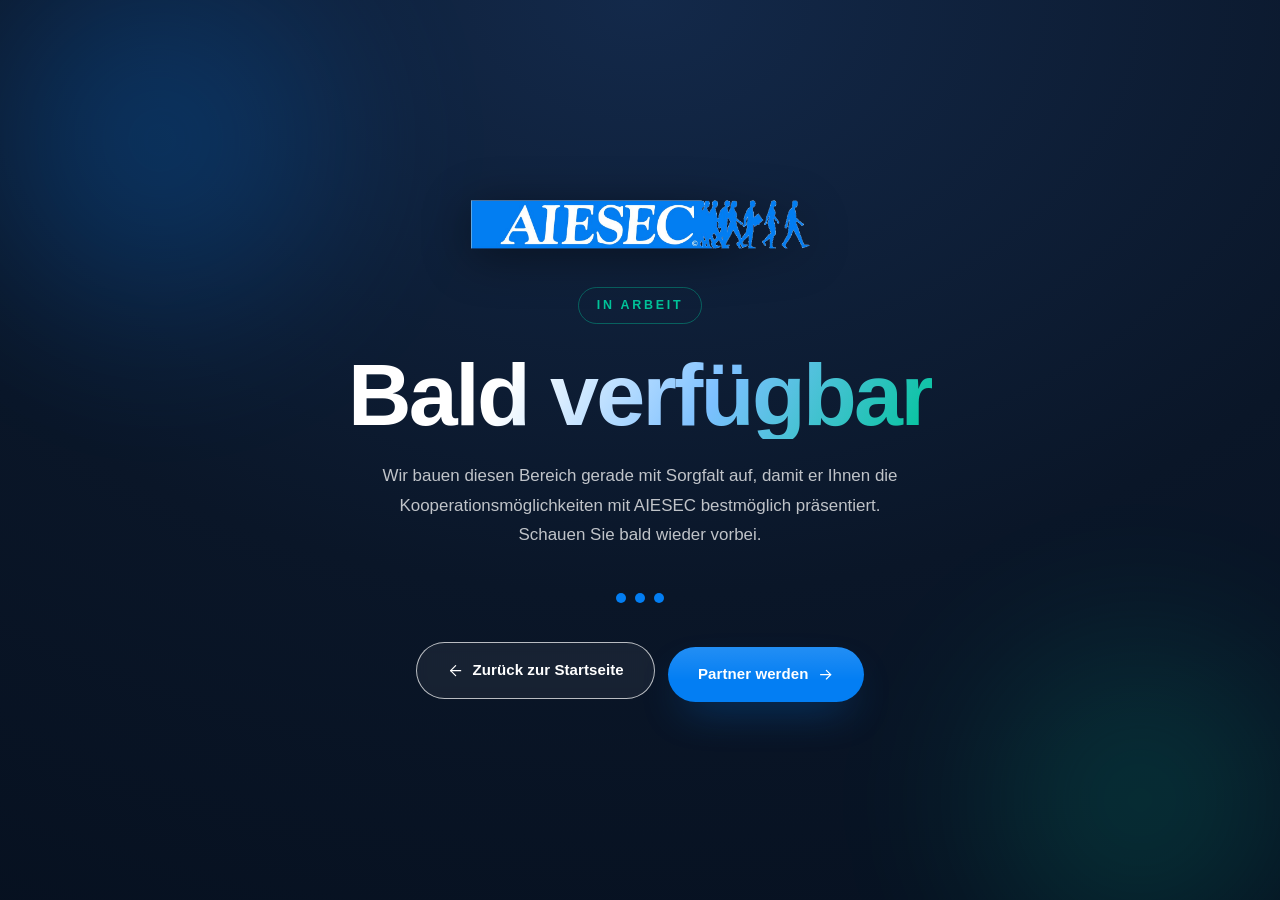
<file: coming-soon.html>
<!DOCTYPE html>
<html lang="de">
<head>
  <meta charset="UTF-8"/>
  <meta name="viewport" content="width=device-width,initial-scale=1.0"/>
  <title>Bald verfügbar – AIESEC in Deutschland</title>
  <meta name="description" content="Diese Seite befindet sich gerade im Aufbau. Bald für Sie verfügbar."/>
  <meta name="theme-color" content="#0A1628"/>
  <link rel="icon" type="image/png" sizes="32x32" href="assets/images/favicon-32.png"/>
  <link rel="icon" type="image/png" sizes="48x48" href="assets/images/favicon-48.png"/>
  <link rel="icon" type="image/png" href="assets/images/favicon.png"/>
  <link rel="apple-touch-icon" href="assets/images/apple-touch-icon.png"/>
  <meta http-equiv="Content-Security-Policy" content="default-src 'self'; base-uri 'self'; object-src 'none'; script-src 'self'; style-src 'self' 'unsafe-inline' https://fonts.googleapis.com; font-src https://fonts.gstatic.com; img-src 'self' data: https://i.ytimg.com; frame-src https://www.youtube-nocookie.com https://www.youtube.com; connect-src https://api.web3forms.com; form-action https://api.web3forms.com; frame-ancestors 'none'"/>
  <meta name="referrer" content="strict-origin-when-cross-origin"/>
  <link rel="preconnect" href="https://fonts.googleapis.com"/>
  <link rel="preconnect" href="https://fonts.gstatic.com" crossorigin/>
  <link href="https://fonts.googleapis.com/css2?family=Dancing+Script:wght@600&family=DM+Sans:opsz,wght@9..40,300;9..40,400;9..40,500;9..40,600;9..40,700;9..40,800&display=swap" rel="stylesheet"/>
  <link rel="stylesheet" href="assets/css/style.css"/>
</head>
<body>
<main class="coming-soon">
  <div class="cs-inner">
    <img src="assets/images/logo.png" alt="AIESEC in Deutschland" class="cs-logo"/>
    <div class="cs-badge">In Arbeit</div>
    <h1 class="cs-title">Bald verfügbar</h1>
    <p class="cs-sub">
      Wir bauen diesen Bereich gerade mit Sorgfalt auf, damit er Ihnen die
      Kooperationsmöglichkeiten mit AIESEC bestmöglich präsentiert. Schauen Sie
      bald wieder vorbei.
    </p>
    <div class="cs-dots"><span></span><span></span><span></span></div>
    <div>
      <a href="index.html" class="btn btn-outline-white">
        <svg class="icon" viewBox="0 0 24 24"><path d="M19 12H5"/><path d="m12 19-7-7 7-7"/></svg>
        Zurück zur Startseite
      </a>
      <a href="anmeldung.html" class="btn btn-primary" style="margin-left:.6rem">
        Partner werden
        <svg class="icon" viewBox="0 0 24 24"><path d="M5 12h14"/><path d="m13 6 6 6-6 6"/></svg>
      </a>
    </div>
  </div>
</main>
</body>
</html>
</file>
<file: assets/css/style.css>
/* ════════════════════════════════════════════════════════════
   AIESEC in Deutschland — style.css
   Faithful to the B2B reference, elevated craft.
   Brand-blue, DM Sans. Polish only — no structural deviation.
════════════════════════════════════════════════════════════ */
:root{
  /* Brand */
  --blue:#037EF3; --blue-dark:#0052A5; --blue-deep:#0A1628;
  --blue-mid:#1a3a5c; --blue-bg:#E8F4FD;
  --blue-100:#D7ECFE; --blue-200:#A9D6FC;
  --teal:#00C49A;
  /* Neutrals */
  --white:#fff; --ink:#0B1220;
  --gray-50:#F6F9FD; --gray-100:#EDF2F8; --gray-200:#D6E0EC;
  --gray-500:#647689; --gray-700:#36475a; --gray-900:#0F1923;
  /* Type */
  --font:'DM Sans',sans-serif;
  /* Radius */
  --radius:14px; --radius-lg:22px; --radius-xl:30px; --radius-2xl:36px;
  /* Shadows — softer, layered, less "candy blue" */
  --shadow-xs:0 1px 2px rgba(15,25,35,.05);
  --shadow:0 6px 20px -8px rgba(12,40,80,.16), 0 2px 6px -2px rgba(12,40,80,.08);
  --shadow-md:0 16px 40px -16px rgba(12,40,80,.24), 0 4px 12px -6px rgba(12,40,80,.10);
  --shadow-lg:0 30px 70px -28px rgba(8,30,70,.36), 0 8px 24px -12px rgba(8,30,70,.16);
  --shadow-blue:0 18px 44px -16px rgba(3,126,243,.45);
  /* Motion */
  --trans:all .35s cubic-bezier(.22,.61,.36,1);
  --ease-out:cubic-bezier(.22,.61,.36,1);
  --ring:0 0 0 4px rgba(3,126,243,.28);
  --container:1180px;
}

*,*::before,*::after{box-sizing:border-box;margin:0;padding:0}
html{scroll-behavior:smooth;-webkit-text-size-adjust:100%}
body{
  font-family:var(--font);color:var(--gray-900);background:var(--white);
  line-height:1.65;overflow-x:hidden;
  -webkit-font-smoothing:antialiased;text-rendering:optimizeLegibility;
  font-feature-settings:"ss01","cv01","cv11";
}
img{max-width:100%;display:block}
a{text-decoration:none;color:inherit}
ul{list-style:none}
button{cursor:pointer;border:none;background:none;font-family:inherit}
::selection{background:rgba(3,126,243,.22);color:var(--blue-deep)}
.container{max-width:var(--container);margin:0 auto;padding:0 28px}

/* Accessible focus */
a:focus-visible,button:focus-visible,input:focus-visible,
select:focus-visible,textarea:focus-visible{
  outline:none;box-shadow:var(--ring);border-radius:8px;
}

/* Inline line-icon system (replaces all emoji) */
.icon{width:1.4em;height:1.4em;flex:none;stroke:currentColor;fill:none;
  stroke-width:1.7;stroke-linecap:round;stroke-linejoin:round;display:inline-block;vertical-align:middle}

/* ── Buttons ── */
.btn{position:relative;display:inline-flex;align-items:center;justify-content:center;gap:.55em;
  padding:15px 30px;border-radius:50px;font-size:.94rem;font-weight:600;
  letter-spacing:.005em;transition:var(--trans);white-space:nowrap;will-change:transform}
.btn .icon{width:1.15em;height:1.15em;transition:transform .35s var(--ease-out)}
.btn:hover .icon{transform:translateX(3px)}
.btn-primary{background:var(--blue);color:#fff;box-shadow:var(--shadow-blue);overflow:hidden}
.btn-primary::after{content:"";position:absolute;inset:0;border-radius:inherit;
  background:linear-gradient(180deg,rgba(255,255,255,.18),transparent 60%);opacity:.7;pointer-events:none}
.btn-primary::before{content:"";position:absolute;top:0;bottom:0;left:-130%;width:55%;
  background:linear-gradient(120deg,transparent,rgba(255,255,255,.45),transparent);
  transform:skewX(-22deg);transition:left .65s var(--ease-out);pointer-events:none;z-index:1}
.btn-primary:hover::before{left:150%}
.btn-primary>*{position:relative;z-index:2}
.btn-primary:hover{background:var(--blue-dark);transform:translateY(-2px);
  box-shadow:0 24px 50px -18px rgba(3,126,243,.6)}
.btn-primary:active{transform:translateY(0)}
.btn-outline-white{background:rgba(255,255,255,.06);color:#fff;border:1.5px solid rgba(255,255,255,.7);
  backdrop-filter:blur(6px);-webkit-backdrop-filter:blur(6px)}
.btn-outline-white:hover{background:rgba(255,255,255,.16);border-color:#fff;transform:translateY(-2px)}
.btn-white{background:#fff;color:var(--blue);font-weight:700;box-shadow:0 10px 30px -10px rgba(0,0,0,.3)}
.btn-white:hover{transform:translateY(-2px);box-shadow:0 18px 40px -12px rgba(0,0,0,.35)}
.btn-white-outline{background:transparent;color:#fff;border:1.5px solid rgba(255,255,255,.55)}
.btn-white-outline:hover{background:rgba(255,255,255,.12);border-color:rgba(255,255,255,.9)}
.full-width{width:100%}
.mt-1{margin-top:1.6rem}

/* ── Text helpers ── */
.section-overline{display:flex;align-items:center;justify-content:center;gap:.7rem;
  font-size:.76rem;font-weight:700;color:var(--blue);letter-spacing:.16em;
  text-transform:uppercase;margin-bottom:1rem}
.section-overline::before,.section-overline::after{content:"";width:28px;height:1.5px;
  background:linear-gradient(90deg,transparent,var(--blue));border-radius:2px}
.section-overline::after{background:linear-gradient(90deg,var(--blue),transparent)}
.section-overline.left{justify-content:flex-start}
.section-overline.left::after{display:none}
.section-title{font-size:clamp(1.85rem,3.6vw,2.55rem);font-weight:800;line-height:1.12;
  letter-spacing:-.022em;color:var(--blue-deep)}
.section-title.centered{text-align:center}
.blue-title{color:var(--blue)}
.section-intro{font-size:1.02rem;color:var(--gray-500);max-width:660px;
  margin:1rem auto 3.2rem;text-align:center;line-height:1.75}
.section-tag-white{display:inline-flex;align-items:center;gap:.5rem;font-size:.74rem;font-weight:700;
  letter-spacing:.12em;text-transform:uppercase;color:rgba(255,255,255,.82);
  background:rgba(255,255,255,.1);padding:7px 16px;border-radius:50px;margin-bottom:1.2rem;
  border:1px solid rgba(255,255,255,.18)}

/* ── Reveal animation (premium blur-in) ── */
.animate-up,.animate-left,.animate-right{opacity:0;transform:translateY(38px) scale(.985);
  filter:blur(7px);
  transition:opacity .85s var(--ease-out),transform .9s var(--ease-out),filter .8s var(--ease-out);
  will-change:opacity,transform,filter}
.animate-left{transform:translateX(-44px)}
.animate-right{transform:translateX(44px)}
.in-view{opacity:1!important;transform:none!important;filter:none!important}

/* ── Cursor-follow spotlight + 3D tilt (added to cards by main.js) ── */
.fx-card{position:relative;transform-style:preserve-3d;transition:transform .4s var(--ease-out),box-shadow .4s var(--ease-out)}
.fx-card::after{content:"";position:absolute;inset:0;border-radius:inherit;pointer-events:none;z-index:5;
  opacity:0;transition:opacity .4s var(--ease-out);
  background:radial-gradient(260px circle at var(--mx,50%) var(--my,50%),rgba(3,126,243,.16),transparent 62%)}
.fx-card.is-fx{transition:none}
.fx-card:hover::after{opacity:1}
.fx-card>*{position:relative;z-index:1}

/* Scroll progress bar */
.scroll-progress{position:fixed;top:0;left:0;height:3px;width:0;z-index:1100;
  background:linear-gradient(90deg,var(--blue),var(--teal));transition:width .1s linear}

/* ════════════ NAVBAR ════════════ */
.navbar{position:fixed;top:0;left:0;right:0;z-index:1000;
  background:rgba(255,255,255,.72);backdrop-filter:blur(18px) saturate(160%);
  -webkit-backdrop-filter:blur(18px) saturate(160%);
  border-bottom:1px solid rgba(214,224,236,.55);transition:box-shadow .35s,background .35s;
  animation:navDrop .8s var(--ease-out) both}
@keyframes navDrop{from{transform:translateY(-100%);opacity:0}to{transform:none;opacity:1}}
.navbar.scrolled{background:rgba(255,255,255,.92);box-shadow:0 8px 30px -14px rgba(8,30,70,.25)}
.nav-container{max-width:var(--container);margin:0 auto;padding:0 28px;
  display:flex;align-items:center;gap:1rem;height:74px}
.nav-logo img{height:26px;width:auto;object-fit:contain;transition:transform .35s var(--ease-out)}
.nav-logo:hover img{transform:scale(1.04)}
.nav-links{display:flex;align-items:center;gap:.15rem;margin:0;flex:1}
.nav-item>a{position:relative;display:flex;align-items:center;gap:4px;padding:8px 12px;white-space:nowrap;
  border-radius:10px;font-size:.85rem;font-weight:500;color:var(--gray-700);transition:var(--trans)}
.nav-item>a::after{content:"";position:absolute;left:14px;right:14px;bottom:5px;height:2px;
  background:var(--blue);border-radius:2px;transform:scaleX(0);transform-origin:left;
  transition:transform .3s var(--ease-out)}
.nav-item>a:hover{color:var(--blue)}
.nav-item>a:hover::after,.nav-item.active>a::after{transform:scaleX(1)}
.nav-item.active>a{color:var(--blue)}
.chevron{width:.85em;height:.85em;opacity:.7;transition:transform .35s}
.nav-item.dropdown{position:relative}
.nav-item.dropdown:hover .chevron{transform:rotate(180deg)}
.dropdown-menu{position:absolute;top:calc(100% + 8px);left:0;background:#fff;z-index:60;
  border:1px solid var(--gray-100);border-radius:var(--radius-lg);padding:.55rem;min-width:310px;
  box-shadow:var(--shadow-lg);opacity:0;visibility:hidden;transform:translateY(10px) scale(.985);
  transform-origin:top left;pointer-events:none;
  transition:opacity .25s var(--ease-out),transform .25s var(--ease-out),visibility .25s;transition-delay:.22s}
/* invisible bridge so the cursor can cross the gap without the menu closing */
.dropdown-menu::before{content:"";position:absolute;left:0;right:0;top:-14px;height:16px}
.nav-item.dropdown:hover .dropdown-menu,
.nav-item.dropdown:focus-within .dropdown-menu{opacity:1;visibility:visible;transform:none;pointer-events:all;transition-delay:0s}
.dropdown-menu li a{display:flex;align-items:center;gap:.7rem;padding:11px 14px;border-radius:11px;
  font-size:.875rem;font-weight:500;color:var(--gray-700);transition:var(--trans)}
.dropdown-menu li a .icon{width:1.15rem;height:1.15rem;color:var(--blue);flex:none}
.dropdown-menu li a:hover{background:var(--blue-bg);color:var(--blue);transform:translateX(3px)}
.nav-cta{margin-left:auto;font-size:.83rem;padding:10px 18px;white-space:nowrap}
.nav-mobile-cta{display:none}
.hamburger{display:none;flex-direction:column;gap:5px;padding:8px;border-radius:9px}
.hamburger span{display:block;width:22px;height:2px;background:var(--gray-900);border-radius:2px;transition:var(--trans)}
.hamburger:hover{background:var(--gray-100)}

/* ════════════ HERO ════════════ */
.hero{position:relative;min-height:100vh;min-height:100svh;display:flex;align-items:center;
  padding-top:74px;overflow:hidden;background:var(--blue-deep)}
.hero-bg{position:absolute;inset:0;width:100%;height:100%;object-fit:cover;object-position:center 22%;
  z-index:0;scale:1.08;will-change:scale,translate;transition:translate .6s var(--ease-out);
  animation:heroFocus 1.5s ease-out both, heroKen 30s ease-in-out 1.2s infinite alternate}
/* continuous cinematic Ken Burns (scale is an independent property so JS parallax can drive translate) */
@keyframes heroKen{from{scale:1.08}to{scale:1.18}}
@keyframes heroFocus{from{filter:blur(16px) brightness(.7) saturate(1.15)}to{filter:none}}
.hero-overlay{position:absolute;inset:0;z-index:1;
  background:
    radial-gradient(120% 90% at 12% 30%,rgba(3,40,90,.30),transparent 60%),
    linear-gradient(102deg,rgba(5,14,30,.9) 0%,rgba(5,14,30,.7) 42%,rgba(3,82,165,.32) 74%,rgba(3,126,243,.12) 100%)}
.hero-overlay::after{content:"";position:absolute;inset:0;
  background:linear-gradient(to top,rgba(5,14,30,.55),transparent 28%)}
.hero-content{position:relative;z-index:2;width:100%;max-width:780px;
  padding:5rem 28px 6rem clamp(28px,5vw,64px);color:#fff;overflow-wrap:break-word}
.hero-tag{display:inline-flex;align-items:center;gap:.5rem;background:rgba(255,255,255,.1);
  border:1px solid rgba(255,255,255,.24);color:rgba(255,255,255,.94);font-size:.78rem;font-weight:600;
  padding:7px 16px 7px 14px;border-radius:50px;margin-bottom:1.5rem;letter-spacing:.02em;
  backdrop-filter:blur(6px);-webkit-backdrop-filter:blur(6px)}
.hero-tag .icon{width:1.05rem;height:1.05rem;color:var(--blue-200)}
.hero-title{font-size:clamp(2.3rem,5.6vw,4rem);font-weight:800;line-height:1.05;
  margin-bottom:1.4rem;letter-spacing:-.03em}
.hero-title .word{display:inline-block;opacity:0;transform:translateY(26px);
  animation:wordUp .7s var(--ease-out) forwards}
@keyframes wordUp{to{opacity:1;transform:none}}
.hero-sub{font-size:clamp(1rem,1.4vw,1.13rem);color:rgba(255,255,255,.88);max-width:580px;
  margin:0 0 2.2rem;line-height:1.7;
  opacity:0;animation:fadeIn .8s var(--ease-out) .55s forwards}
.hero-btn{margin-bottom:2.8rem;opacity:0;animation:fadeIn .8s var(--ease-out) .7s forwards}
.hero-pills{display:flex;flex-wrap:wrap;gap:.6rem;
  opacity:0;animation:fadeIn .8s var(--ease-out) .85s forwards}
@keyframes fadeIn{to{opacity:1}}
.pill{display:inline-flex;align-items:center;gap:.5rem;padding:10px 17px;border-radius:50px;
  background:rgba(255,255,255,.09);backdrop-filter:blur(10px);-webkit-backdrop-filter:blur(10px);
  border:1px solid rgba(255,255,255,.22);font-size:.8rem;font-weight:500;color:#fff;transition:var(--trans)}
.pill .icon{width:1.05rem;height:1.05rem;color:var(--blue-200)}
.pill:hover{background:rgba(255,255,255,.2);border-color:rgba(255,255,255,.65);transform:translateY(-3px)}
.pill:hover .icon{color:#fff}
.hero-scroll-hint{position:absolute;bottom:1.8rem;left:50%;transform:translateX(-50%);z-index:2;
  text-align:center;color:rgba(255,255,255,.55);font-size:.72rem;letter-spacing:.12em;text-transform:uppercase;
  opacity:0;animation:fadeIn 1s ease 1.3s forwards}
.scroll-arrow{width:24px;height:24px;margin:6px auto 0;animation:bounce 2.2s infinite}
@keyframes bounce{0%,100%{transform:translateY(0)}50%{transform:translateY(7px)}}

/* ════════════ ABOUT (blue) ════════════ */
.about{background:
    radial-gradient(110% 120% at 88% 8%,rgba(255,255,255,.12),transparent 42%),
    radial-gradient(90% 90% at 0% 100%,rgba(0,40,90,.4),transparent 55%),
    linear-gradient(135deg,#0a86f5 0%,var(--blue) 45%,#0263c9 100%);
  padding:clamp(72px,9vw,116px) 0;color:#fff;position:relative;overflow:hidden}
.about-deco-tl,.about-deco-br{position:absolute;width:460px;height:460px;border-radius:50%;
  border:1px solid rgba(255,255,255,.08);pointer-events:none}
.about-deco-tl{top:-150px;left:-150px;box-shadow:inset 0 0 90px rgba(255,255,255,.05)}
.about-deco-br{bottom:-150px;right:-150px;box-shadow:inset 0 0 90px rgba(255,255,255,.05)}
.about-grid{display:grid;grid-template-columns:1fr 1.08fr;gap:clamp(2.5rem,5vw,5rem);
  align-items:center;position:relative;z-index:1}
.about-text h2{font-size:clamp(1.95rem,3.9vw,2.7rem);font-weight:800;margin-bottom:.25rem;
  color:#fff;letter-spacing:-.02em}
.about-subtitle{font-weight:600;font-size:1.02rem;color:rgba(255,255,255,.9);margin-bottom:1.6rem}
.about-text p{color:rgba(255,255,255,.84);margin-bottom:1.15rem;line-height:1.85;font-size:1rem}
.badge-white,.badge-dark{padding:1px 12px;border-radius:50px;font-weight:700;font-size:.92em;
  display:inline-block;line-height:1.5;white-space:nowrap}
.badge-white{background:#fff;color:var(--blue)}
.badge-dark{background:rgba(4,18,40,.34);color:#fff;border:1px solid rgba(255,255,255,.22)}
.script-year{text-align:right;margin-bottom:1.5rem;line-height:1}
.script-text{display:block;font-family:'Dancing Script',cursive;font-size:1.35rem;
  color:rgba(255,255,255,.8);margin-bottom:2px}
.year-num{font-size:clamp(4rem,10vw,7.2rem);font-weight:800;color:#fff;letter-spacing:-6px;
  line-height:1;text-shadow:0 8px 40px rgba(0,0,0,.18)}
.about-photos-grid{display:flex;flex-direction:column;gap:.85rem}
.photo-big{width:100%;height:248px;object-fit:cover;border-radius:var(--radius-lg);
  border:1px solid rgba(255,255,255,.22);box-shadow:0 24px 50px -20px rgba(0,0,0,.5)}
.about-photos-small{display:grid;grid-template-columns:repeat(3,1fr);gap:.85rem}
.about-photos-small img{width:100%;height:118px;object-fit:cover;border-radius:var(--radius);
  border:1px solid rgba(255,255,255,.2);box-shadow:0 12px 28px -14px rgba(0,0,0,.45);transition:var(--trans)}
.about-photos-small img:hover{transform:translateY(-4px) scale(1.02);border-color:rgba(255,255,255,.55)}

/* ════════════ STATS ════════════ */
.stats{padding:clamp(72px,9vw,110px) 0;background:
  radial-gradient(80% 60% at 50% -10%,rgba(3,126,243,.06),transparent 60%),var(--gray-50)}
.stats-grid{display:grid;grid-template-columns:repeat(4,1fr);gap:1.2rem;margin-top:.5rem}
.stat-card{position:relative;background:#fff;border-radius:var(--radius-xl);padding:2.1rem 1.4rem;
  text-align:center;border:1px solid var(--gray-100);box-shadow:var(--shadow);transition:var(--trans);overflow:hidden}
.stat-card::before{content:"";position:absolute;top:0;left:20%;right:20%;height:3px;border-radius:3px;
  background:linear-gradient(90deg,var(--blue),var(--teal));transform:scaleX(0);transition:transform .4s var(--ease-out)}
.stat-card:hover{transform:translateY(-7px);box-shadow:var(--shadow-md);border-color:var(--blue-100)}
.stat-card:hover::before{transform:scaleX(1)}
.stat-ico{width:48px;height:48px;margin:0 auto .9rem;border-radius:14px;display:grid;place-items:center;
  background:linear-gradient(140deg,var(--blue-bg),#fff);color:var(--blue);
  box-shadow:inset 0 0 0 1px rgba(3,126,243,.12)}
.stat-ico .icon{width:24px;height:24px;stroke-width:1.8}
.stat-row{display:flex;align-items:baseline;justify-content:center;gap:1px;margin-bottom:.45rem}
.stat-num{font-size:clamp(2.05rem,4.4vw,2.7rem);font-weight:800;color:var(--blue-deep);letter-spacing:-.03em;
  font-variant-numeric:tabular-nums}
.stat-suffix{font-size:clamp(1.5rem,3vw,2rem);font-weight:800;color:var(--blue)}
.stat-label{font-size:.8rem;color:var(--gray-500);line-height:1.5;font-weight:500}

/* ════════════ LOCATIONS ════════════ */
.locations{padding:clamp(64px,8vw,92px) 0;background:#fff}
.locations-grid{display:flex;flex-wrap:wrap;gap:.6rem;justify-content:center;margin-top:.5rem}
.locations-grid span{padding:9px 20px;border-radius:50px;background:var(--blue-bg);color:var(--blue);
  font-size:.84rem;font-weight:600;border:1px solid rgba(3,126,243,.14);transition:var(--trans);cursor:default}
.locations-grid span:hover{background:var(--blue);color:#fff;transform:translateY(-3px);
  box-shadow:0 10px 22px -10px rgba(3,126,243,.6);border-color:var(--blue)}

/* ════════════ EVENTS ════════════ */
.events{padding:clamp(72px,9vw,110px) 0;background:
  radial-gradient(70% 50% at 50% 0%,rgba(3,126,243,.05),transparent 60%),var(--gray-50)}
.event-tabs{display:flex;gap:.5rem;justify-content:center;flex-wrap:wrap;margin-bottom:2.6rem}
.tab-btn{padding:11px 26px;border-radius:50px;font-size:.875rem;font-weight:600;color:var(--gray-700);
  background:#fff;border:1.5px solid var(--gray-200);transition:var(--trans)}
.tab-btn:hover{color:var(--blue);border-color:var(--blue-200);background:var(--blue-bg)}
.tab-btn.active{background:var(--blue);color:#fff;border-color:var(--blue);box-shadow:var(--shadow-blue)}
.events-grid{display:grid;grid-template-columns:repeat(4,1fr);gap:1.3rem}
.event-card{display:flex;flex-direction:column;border-radius:var(--radius-xl);overflow:hidden;background:#fff;
  border:1px solid var(--gray-100);box-shadow:var(--shadow);transition:var(--trans)}
.event-card:hover{transform:translateY(-9px);box-shadow:var(--shadow-lg);border-color:var(--blue-100)}
.event-img{height:190px;background-size:cover;background-position:center;position:relative;overflow:hidden}
.event-img::before{content:"";position:absolute;inset:0;background-size:cover;background-position:center;
  background-image:inherit;transform:scale(1);transition:transform .6s var(--ease-out)}
.event-card:hover .event-img::before{transform:scale(1.08)}
.event-img-overlay{position:absolute;inset:0;z-index:1;
  background:linear-gradient(to top,rgba(8,20,38,.82) 0%,rgba(8,20,38,.12) 55%,transparent 100%)}
.event-label{position:absolute;bottom:13px;left:15px;z-index:2;color:#fff;font-size:.7rem;font-weight:700;
  letter-spacing:.08em;text-transform:uppercase;display:inline-flex;align-items:center;gap:.4rem;
  padding:5px 11px;border-radius:50px;background:rgba(3,126,243,.85);backdrop-filter:blur(4px)}
.event-info{padding:1.4rem 1.5rem 1.6rem;display:flex;flex-direction:column;flex:1}
.event-info h3{font-size:1.05rem;font-weight:700;margin-bottom:.55rem;color:var(--blue-deep);letter-spacing:-.01em}
.event-info p{font-size:.85rem;color:var(--gray-500);line-height:1.65;margin-bottom:1rem;flex:1}
.event-link{font-size:.84rem;font-weight:700;color:var(--blue);display:inline-flex;align-items:center;gap:.35rem}
.event-link .icon{width:1em;height:1em;transition:transform .35s var(--ease-out)}
.event-card:hover .event-link .icon{transform:translateX(4px)}

/* ════════════ CTA BANNER ════════════ */
.cta-banner{background:
    radial-gradient(120% 160% at 88% 10%,rgba(255,255,255,.16),transparent 50%),
    linear-gradient(120deg,var(--blue) 0%,var(--blue-dark) 100%);
  padding:clamp(44px,6vw,64px) 0;position:relative;overflow:hidden}
.cta-banner::before{content:"";position:absolute;top:-80px;right:-40px;width:280px;height:280px;
  border-radius:50%;background:rgba(255,255,255,.06)}
.cta-banner::after{content:"";position:absolute;bottom:-120px;left:8%;width:220px;height:220px;
  border-radius:50%;border:1px solid rgba(255,255,255,.1)}
.cta-banner-inner{display:flex;align-items:center;justify-content:space-between;gap:2rem;
  flex-wrap:wrap;position:relative;z-index:1}
.cta-banner-text p{color:#fff;font-size:clamp(1.05rem,1.9vw,1.35rem);max-width:640px;line-height:1.5;
  font-weight:600;letter-spacing:-.01em}

/* ════════════ PARTNERSHIP ════════════ */
.partnership{padding:clamp(72px,9vw,110px) 0;background:#fff}
.partnership-layout{display:grid;grid-template-columns:1fr 348px;gap:2.6rem;align-items:start;margin-top:.5rem}
.partnership-cards{display:grid;grid-template-columns:1fr 1fr;gap:1.3rem}
.partner-card{position:relative;background:var(--gray-50);border-radius:var(--radius-xl);padding:1.9rem;
  border:1px solid var(--gray-100);box-shadow:var(--shadow-xs);transition:var(--trans);overflow:hidden}
.partner-card::after{content:"";position:absolute;inset:0;border-radius:inherit;padding:1px;
  background:linear-gradient(140deg,rgba(3,126,243,.5),transparent 50%);
  -webkit-mask:linear-gradient(#000 0 0) content-box,linear-gradient(#000 0 0);
  -webkit-mask-composite:xor;mask-composite:exclude;opacity:0;transition:opacity .35s}
.partner-card:hover{transform:translateY(-6px);box-shadow:var(--shadow-md);background:#fff}
.partner-card:hover::after{opacity:1}
.partner-card-icon{width:52px;height:52px;border-radius:15px;display:grid;place-items:center;margin-bottom:1.1rem;
  background:linear-gradient(140deg,var(--blue),#2a97f7);color:#fff;box-shadow:var(--shadow-blue)}
.partner-card-icon .icon{width:26px;height:26px;stroke-width:1.7}
.partner-card h3{font-size:1.05rem;font-weight:700;color:var(--blue-deep);margin-bottom:.8rem;
  line-height:1.3;letter-spacing:-.01em}
.partner-card ul li{font-size:.875rem;color:var(--gray-500);line-height:1.65;padding:5px 0 5px 24px;position:relative}
.partner-card ul li::before{content:"";position:absolute;left:2px;top:12px;width:11px;height:6px;
  border-left:2px solid var(--blue);border-bottom:2px solid var(--blue);transform:rotate(-45deg);border-radius:1px}
/* Testimonial */
.testimonial{border-radius:var(--radius-xl);overflow:hidden;
  position:sticky;top:96px;transition:transform var(--trans);
  box-shadow:var(--shadow-lg);animation:dhlGlow 6s ease-in-out infinite}
.testimonial:hover{transform:translateY(-4px)}
/* neat animated gradient ring around the DHL testimonial photo */
.testimonial::after{content:"";position:absolute;inset:0;border-radius:inherit;pointer-events:none;z-index:2;
  padding:2.5px;background:linear-gradient(130deg,var(--blue),var(--teal),#7cc0ff,var(--blue));
  background-size:300% 300%;
  -webkit-mask:linear-gradient(#000 0 0) content-box,linear-gradient(#000 0 0);
  -webkit-mask-composite:xor;mask:linear-gradient(#000 0 0) content-box,linear-gradient(#000 0 0);
  mask-composite:exclude;animation:dhlBorder 8s ease infinite}
.testimonial-img-full{width:100%;height:auto;display:block;border-radius:var(--radius-xl)}
@keyframes dhlGlow{
  0%,100%{box-shadow:0 16px 50px -14px rgba(3,126,243,.45),0 0 0 1px rgba(3,126,243,.12)}
  50%{box-shadow:0 22px 64px -12px rgba(0,196,154,.5),0 0 0 1px rgba(0,196,154,.16)}}
@keyframes dhlBorder{0%,100%{background-position:0% 50%}50%{background-position:100% 50%}}

/* ════════════ PARTNERS ════════════ */
.partners{padding:clamp(64px,8vw,96px) 0;background:var(--gray-50)}
.partners-logos{display:grid;grid-template-columns:repeat(4,1fr);gap:1.1rem;margin-top:.5rem}
.partner-logo-card{background:#fff;border:1px solid var(--gray-200);border-radius:var(--radius-lg);
  padding:1.6rem 1.3rem;display:flex;align-items:center;justify-content:center;min-height:104px;
  transition:var(--trans);overflow:hidden}
.partner-logo-card:hover{border-color:var(--blue-200);transform:translateY(-4px);box-shadow:var(--shadow-md)}
.partner-logo-card img{max-height:52px;max-width:140px;object-fit:contain;
  mix-blend-mode:multiply;
  transition:transform .4s var(--ease-out),filter .4s var(--ease-out)}
.partner-logo-card:hover img{transform:scale(1.06)}
.partner-logo-card--cta{flex-direction:column;gap:.85rem;border-style:dashed;border-color:var(--blue-200);
  background:linear-gradient(160deg,var(--blue-bg),#fff)}
.partner-logo-card--cta:hover{border-color:var(--blue);background:var(--blue-bg)}
.partner-logo-card--cta span{font-size:.88rem;font-weight:700;color:var(--blue);letter-spacing:-.01em}

/* ════════════ CONTACT ════════════ */
.section-dark{position:relative;background:var(--blue-deep);color:#fff;padding:clamp(72px,9vw,112px) 0;overflow:hidden}
.section-dark::before{content:"";position:absolute;inset:0;pointer-events:none;
  background:
    radial-gradient(60% 70% at 88% 0%,rgba(3,126,243,.22),transparent 55%),
    radial-gradient(50% 60% at 0% 100%,rgba(0,196,154,.1),transparent 55%)}
.contact-grid{position:relative;z-index:1;display:grid;grid-template-columns:1fr 1.18fr;gap:clamp(2.5rem,5vw,5rem);align-items:start}
.contact-text h2{color:#fff;font-size:clamp(1.8rem,3.6vw,2.5rem);margin-bottom:1.1rem;font-weight:800;letter-spacing:-.02em}
.contact-text p{color:rgba(255,255,255,.74);line-height:1.8;margin-bottom:2.2rem;font-size:1rem}
.contact-benefits{display:flex;flex-direction:column;gap:.85rem}
.benefit-item{display:flex;align-items:center;gap:.7rem;font-size:.93rem;color:rgba(255,255,255,.86);font-weight:500}
.benefit-item .icon{width:1.35rem;height:1.35rem;color:var(--teal);flex:none;stroke-width:2.2}
.contact-form{background:#fff;border-radius:var(--radius-2xl);padding:2.8rem;box-shadow:0 40px 90px -30px rgba(0,0,0,.5)}
.form-title{font-size:1.2rem;font-weight:700;color:var(--blue-deep);margin-bottom:1.6rem;
  padding-bottom:1.1rem;border-bottom:1px solid var(--gray-100)}
.form-row{display:grid;grid-template-columns:1fr 1fr;gap:1rem}
.form-group{display:flex;flex-direction:column;gap:.45rem;margin-bottom:1.1rem}
.form-group label{font-size:.78rem;font-weight:700;color:var(--gray-900);letter-spacing:.01em}
.form-group input,.form-group select,.form-group textarea{padding:13px 16px;border-radius:12px;
  border:1.5px solid var(--gray-200);font-family:inherit;font-size:.92rem;color:var(--gray-900);
  background:var(--gray-50);transition:var(--trans);outline:none;width:100%}
.form-group input::placeholder,.form-group textarea::placeholder{color:#9aa9bb}
.form-group input:focus,.form-group select:focus,.form-group textarea:focus{
  border-color:var(--blue);background:#fff;box-shadow:0 0 0 4px rgba(3,126,243,.12)}
.form-group textarea{resize:vertical;min-height:108px}
.form-success{display:none;margin-top:1rem;padding:14px 18px;background:#E6F9F4;border:1px solid var(--teal);
  border-radius:12px;color:#00705A;font-size:.9rem;font-weight:600}
.form-success.visible{display:block;animation:fadeIn .4s ease}
.form-privacy{font-size:.76rem;color:var(--gray-500);text-align:center;margin-top:.9rem;line-height:1.5}
.form-privacy a{color:var(--blue);text-decoration:underline}
/* Consent checkboxes (Anmeldung) */
.form-consent{display:flex;align-items:flex-start;gap:.65rem;margin-bottom:.9rem;
  font-size:.82rem;line-height:1.5;color:var(--gray-700);cursor:pointer}
.form-consent input{appearance:none;-webkit-appearance:none;flex:0 0 auto;width:20px;height:20px;
  margin-top:1px;border:1.6px solid #aebfd0;border-radius:6px;background:#fff;
  cursor:pointer;transition:var(--trans);position:relative}
.form-consent input:checked{background:var(--blue);border-color:var(--blue)}
.form-consent input:checked::after{content:"";position:absolute;left:6px;top:2px;width:5px;height:10px;
  border:solid #fff;border-width:0 2px 2px 0;transform:rotate(45deg)}
.form-consent input:focus-visible{outline:2px solid var(--blue);outline-offset:2px}
.form-consent a{color:var(--blue);text-decoration:underline}
/* Anmeldung credibility column */
.anmeldung-aside .event-photo{margin:0 0 1.8rem}
.anmeldung-aside .event-photo img{aspect-ratio:3/2}
.trust-block{margin-top:1.8rem}
.trust-block h4{font-size:.78rem;font-weight:700;letter-spacing:.08em;text-transform:uppercase;
  color:var(--gray-500);margin-bottom:1rem}
.trust-logos{display:flex;flex-wrap:wrap;align-items:center;gap:1.6rem}
.trust-logos img{height:46px;width:auto;object-fit:contain;opacity:.85;filter:grayscale(.15)}
.anmeldung-points{list-style:none;margin:1.6rem 0 0;padding:0;display:grid;gap:.85rem}
.anmeldung-points li{display:flex;align-items:flex-start;gap:.7rem;font-size:.94rem;color:var(--gray-700);line-height:1.5}
.anmeldung-points .icon{flex:0 0 auto;width:20px;height:20px;color:var(--teal);margin-top:1px}

/* ════════════ FOOTER ════════════ */
.footer{background:var(--blue-deep);color:rgba(255,255,255,.65);padding:76px 0 0;
  border-top:1px solid rgba(255,255,255,.06)}
.footer-grid{display:grid;grid-template-columns:1.7fr 1fr 1fr 1fr;gap:3rem;padding-bottom:58px}
.footer-logo{height:34px;width:auto;object-fit:contain;margin-bottom:1.1rem}
.footer-brand p{font-size:.85rem;color:rgba(255,255,255,.46);line-height:1.7;max-width:240px}
.footer-social{display:flex;gap:.65rem;margin-top:1.5rem}
.footer-social a{width:40px;height:40px;border-radius:50%;background:rgba(255,255,255,.08);
  color:rgba(255,255,255,.72);display:flex;align-items:center;justify-content:center;transition:var(--trans)}
.footer-social a:hover{background:var(--blue);color:#fff;transform:translateY(-3px)}
.footer-col h4{font-size:.88rem;font-weight:700;color:#fff;margin-bottom:1.15rem;letter-spacing:.01em}
.footer-col ul li{margin-bottom:.6rem}
.footer-col ul li a{font-size:.85rem;color:rgba(255,255,255,.5);transition:var(--trans)}
.footer-col ul li a:hover{color:#fff;padding-left:5px}
.footer-bottom{border-top:1px solid rgba(255,255,255,.07);padding:1.5rem 0;text-align:center}
.footer-bottom p{font-size:.78rem;color:rgba(255,255,255,.32)}
.footer-credit{margin-top:.6rem;display:flex;align-items:center;justify-content:center;
  gap:.4rem;flex-wrap:wrap;letter-spacing:.01em}
.footer-credit .footer-heart{width:14px;height:14px;fill:#ff5a5f;flex:none;
  animation:heartBeat 1.8s ease-in-out infinite}
.footer-credit a{font-weight:700;color:#9ad0ff;
  background:linear-gradient(90deg,#7cc0ff,var(--teal));
  -webkit-background-clip:text;background-clip:text;-webkit-text-fill-color:transparent;
  transition:var(--trans)}
.footer-credit a:hover{filter:brightness(1.25)}
@keyframes heartBeat{0%,100%{transform:scale(1)}14%{transform:scale(1.28)}28%{transform:scale(1)}42%{transform:scale(1.18)}56%{transform:scale(1)}}

/* ════════════ SUB-PAGE COMPONENTS ════════════ */
/* shorter hero for inner pages */
.hero--sub{min-height:80vh;min-height:80svh}
.section-intro.left{margin-left:0;margin-right:0;text-align:left}
.lead{font-size:clamp(1.05rem,1.7vw,1.3rem);line-height:1.65;color:var(--gray-700);
  max-width:760px;margin:0 auto;text-align:center;font-weight:500}

/* feature cards (icon + title + paragraph) */
.feature-grid{display:grid;grid-template-columns:repeat(3,1fr);gap:1.4rem;margin-top:.5rem}
.feature-card{background:#fff;border:1px solid var(--gray-100);border-radius:var(--radius-xl);
  padding:2.2rem 1.9rem;box-shadow:var(--shadow);transition:var(--trans)}
.feature-card:hover{transform:translateY(-7px);box-shadow:var(--shadow-md);border-color:var(--blue-100)}
.feature-ico{width:56px;height:56px;border-radius:16px;display:grid;place-items:center;margin-bottom:1.25rem;
  background:linear-gradient(140deg,var(--blue),#2a97f7);color:#fff;box-shadow:var(--shadow-blue)}
.feature-ico .icon{width:28px;height:28px;stroke-width:1.7}
.feature-card h3{font-size:1.14rem;font-weight:700;color:var(--blue-deep);margin-bottom:.6rem;letter-spacing:-.01em}
.feature-card p{font-size:.93rem;color:var(--gray-500);line-height:1.72}

/* process steps + side quote */
.process-layout{display:grid;grid-template-columns:1.55fr 1fr;gap:2.6rem;align-items:start;margin-top:.5rem}
.steps{display:flex;flex-direction:column;gap:1.1rem;counter-reset:step}
.step{display:flex;gap:1.2rem;align-items:flex-start;background:var(--gray-50);border:1px solid var(--gray-100);
  border-radius:var(--radius-lg);padding:1.5rem 1.6rem;transition:var(--trans)}
.step:hover{background:#fff;box-shadow:var(--shadow);transform:translateX(5px);border-color:var(--blue-100)}
.step-num{flex:none;width:48px;height:48px;border-radius:14px;display:grid;place-items:center;
  font-weight:800;font-size:1.2rem;color:#fff;background:linear-gradient(140deg,var(--blue),var(--blue-dark));
  box-shadow:var(--shadow-blue);font-variant-numeric:tabular-nums}
.step-body h3{font-size:1.04rem;font-weight:700;color:var(--blue-deep);margin-bottom:.35rem;
  display:flex;align-items:center;gap:.5rem;letter-spacing:-.01em}
.step-body h3 .icon{width:1.15rem;height:1.15rem;color:var(--blue);flex:none}
.step-body p{font-size:.9rem;color:var(--gray-500);line-height:1.65}

/* dark quote card (text testimonial) */
.quote-card{position:sticky;top:96px;background:linear-gradient(155deg,var(--blue-deep),#15294a);
  color:#fff;border-radius:var(--radius-2xl);padding:2.5rem 2.3rem;box-shadow:var(--shadow-lg);overflow:hidden}
.quote-card::before{content:"\201C";position:absolute;top:-18px;right:18px;font-size:8rem;line-height:1;
  font-family:Georgia,'Times New Roman',serif;color:rgba(255,255,255,.08)}
.quote-mark{width:42px;height:42px;border-radius:12px;display:grid;place-items:center;
  background:rgba(3,126,243,.25);color:#fff;margin-bottom:1.3rem;position:relative;z-index:1}
.quote-card blockquote{font-size:1.08rem;line-height:1.72;font-weight:500;margin-bottom:1.6rem;position:relative;z-index:1}
.quote-card.is-cta::before{content:none}
.quote-card.is-cta h3{color:#fff;font-size:1.3rem;font-weight:800;letter-spacing:-.01em;margin-bottom:.9rem;position:relative;z-index:1}
.quote-card.is-cta p{color:rgba(255,255,255,.82);line-height:1.7;margin-bottom:1.5rem;position:relative;z-index:1}
.quote-card.is-cta .btn{position:relative;z-index:1}
.quote-author{display:flex;align-items:center;gap:.9rem;position:relative;z-index:1}
.quote-avatar{width:48px;height:48px;border-radius:50%;flex:none;display:grid;place-items:center;
  font-weight:700;color:#fff;font-size:1rem;background:linear-gradient(140deg,var(--blue),var(--teal))}
.quote-meta strong{display:block;font-size:.95rem;color:#fff}
.quote-meta span{font-size:.8rem;color:rgba(255,255,255,.6)}

/* story / success cards */
.stories-grid{display:grid;grid-template-columns:1fr 1fr;gap:1.6rem;margin-top:.5rem}
.story-card{display:flex;flex-direction:column;background:#fff;border:1px solid var(--gray-100);
  border-radius:var(--radius-xl);overflow:hidden;box-shadow:var(--shadow);transition:var(--trans)}
.story-card:hover{transform:translateY(-6px);box-shadow:var(--shadow-lg);border-color:var(--blue-100)}
.story-img{height:210px;width:100%;object-fit:cover}
.story-body{padding:1.9rem;display:flex;flex-direction:column;flex:1}
.story-quote{font-size:1.01rem;line-height:1.72;color:var(--gray-900);margin-bottom:1.4rem;flex:1}
.story-quote::before{content:"";display:block;width:36px;height:3px;border-radius:3px;
  background:linear-gradient(90deg,var(--blue),var(--teal));margin-bottom:1.1rem}
.story-author{display:flex;align-items:center;gap:.85rem}
.story-avatar{width:46px;height:46px;border-radius:50%;flex:none;display:grid;place-items:center;
  font-weight:700;background:var(--blue-bg);color:var(--blue)}
.story-author strong{display:block;font-size:.9rem;color:var(--blue-deep)}
.story-author span{font-size:.8rem;color:var(--gray-500)}

/* pricing / package tiers */
.packages{display:grid;grid-template-columns:repeat(3,1fr);gap:1.5rem;margin-top:.5rem;align-items:stretch}
.package-card{display:flex;flex-direction:column;background:#fff;border:1px solid var(--gray-100);
  border-radius:var(--radius-xl);padding:2.2rem 1.9rem;box-shadow:var(--shadow);transition:var(--trans);position:relative}
.package-card:hover{transform:translateY(-8px);box-shadow:var(--shadow-lg)}
.package-card.featured{border-color:var(--blue);box-shadow:var(--shadow-md)}
.package-card.featured::before{content:"Beliebt";position:absolute;top:18px;right:18px;font-size:.65rem;
  font-weight:700;letter-spacing:.08em;text-transform:uppercase;color:#fff;background:var(--blue);padding:4px 11px;border-radius:50px}
.package-tier{display:flex;align-items:center;gap:.6rem;font-size:.78rem;font-weight:700;
  letter-spacing:.06em;text-transform:uppercase;color:var(--blue);margin-bottom:.9rem}
.package-tier .medal{width:36px;height:36px;border-radius:11px;display:grid;place-items:center;background:var(--blue-bg)}
.package-tier .medal .icon{width:20px;height:20px}
.package-card h3{font-size:1.3rem;font-weight:800;color:var(--blue-deep);margin-bottom:.25rem;letter-spacing:-.01em}
.package-price{font-size:.9rem;color:var(--gray-500);margin-bottom:1.3rem;font-weight:600}
.package-card ul{flex:1;margin-bottom:1.6rem}
.package-card ul li{font-size:.9rem;color:var(--gray-700);line-height:1.5;padding:7px 0 7px 26px;position:relative}
.package-card ul li::before{content:"";position:absolute;left:3px;top:13px;width:11px;height:6px;
  border-left:2px solid var(--blue);border-bottom:2px solid var(--blue);transform:rotate(-45deg)}

/* video placeholder */
.video-placeholder{margin-top:2.4rem;border-radius:var(--radius-xl);overflow:hidden;position:relative;
  aspect-ratio:16/7;background:linear-gradient(135deg,var(--blue-deep),#13294a);display:grid;place-items:center;
  text-align:center;color:rgba(255,255,255,.82);box-shadow:var(--shadow-lg)}
.video-placeholder::after{content:"";position:absolute;inset:0;
  background:radial-gradient(60% 80% at 50% 40%,rgba(3,126,243,.32),transparent 60%)}
.video-inner{position:relative;z-index:1}
.video-play{width:76px;height:76px;border-radius:50%;background:rgba(255,255,255,.14);
  border:1.5px solid rgba(255,255,255,.4);display:grid;place-items:center;margin:0 auto 1rem;transition:var(--trans)}
.video-placeholder:hover .video-play{background:var(--blue);border-color:var(--blue);transform:scale(1.05)}
.video-play svg{width:26px;height:26px;fill:#fff;margin-left:4px}
.video-placeholder p{font-size:.92rem;font-weight:500}
/* Embedded video (YouTube etc.) */
.video-embed{margin-top:2.4rem;border-radius:var(--radius-xl);overflow:hidden;position:relative;
  aspect-ratio:16/9;background:var(--blue-deep);box-shadow:var(--shadow-lg)}
.video-embed iframe{position:absolute;inset:0;width:100%;height:100%;border:0;display:block}
/* Click-to-load facade (avoids file:// embed errors, lazy-loads the player) */
.video-facade{cursor:pointer;display:block}
.video-facade .video-poster{position:absolute;inset:0;width:100%;height:100%;object-fit:cover;
  transition:transform .5s var(--ease-out),filter .35s}
.video-facade::after{content:"";position:absolute;inset:0;
  background:radial-gradient(60% 80% at 50% 50%,rgba(7,18,38,.25),rgba(7,18,38,.55))}
.video-facade .video-play{position:absolute;top:50%;left:50%;transform:translate(-50%,-50%);z-index:2;
  width:84px;height:84px;border-radius:50%;background:rgba(3,126,243,.92);display:grid;place-items:center;
  box-shadow:0 12px 40px -8px rgba(3,126,243,.7);transition:var(--trans)}
.video-facade .video-play svg{width:30px;height:30px;fill:#fff;margin-left:5px}
.video-facade:hover .video-poster{transform:scale(1.05);filter:brightness(1.05)}
.video-facade:hover .video-play{transform:translate(-50%,-50%) scale(1.08);background:var(--blue)}
.video-facade:focus-visible{outline:3px solid var(--blue);outline-offset:3px}
/* Real event/partner photo (replaces placeholders) */
.event-photo{margin:2.4rem 0 0;border-radius:var(--radius-xl);overflow:hidden;position:relative;
  box-shadow:var(--shadow-lg);background:var(--blue-deep)}
.event-photo img{display:block;width:100%;height:100%;object-fit:cover;aspect-ratio:16/9}
.event-photo figcaption{position:absolute;left:0;right:0;bottom:0;padding:1.4rem 1.4rem .9rem;
  font-size:.86rem;font-weight:600;color:#fff;
  background:linear-gradient(to top,rgba(7,18,38,.82),transparent)}
/* National-partnership split: text + photo */
.dark-cta-split{position:relative;z-index:1;display:grid;grid-template-columns:1.05fr .95fr;
  gap:clamp(1.6rem,4vw,3.5rem);align-items:center}
.dark-cta-split .event-photo{margin:0}
.dark-cta-split .event-photo img{aspect-ratio:4/3}
@media(max-width:820px){.dark-cta-split{grid-template-columns:1fr}}

/* region columns */
.regions{display:grid;grid-template-columns:repeat(4,1fr);gap:1.6rem;margin-top:1rem}
.region h4{font-size:.82rem;font-weight:700;letter-spacing:.07em;text-transform:uppercase;color:var(--blue);
  margin-bottom:.9rem;padding-bottom:.6rem;border-bottom:1px solid var(--gray-100)}
.region ul li{font-size:.9rem;color:var(--gray-700);padding:5px 0}

/* blue stat band */
.statbar{background:radial-gradient(110% 130% at 85% 8%,rgba(255,255,255,.12),transparent 45%),
  linear-gradient(135deg,#0a86f5,var(--blue) 55%,#0263c9);padding:clamp(56px,7vw,84px) 0;color:#fff;
  position:relative;overflow:hidden}
.statbar-grid{display:grid;grid-template-columns:repeat(4,1fr);gap:1.5rem;text-align:center;position:relative;z-index:1}
.statbar-item .num{font-size:clamp(2.2rem,4.6vw,3rem);font-weight:800;letter-spacing:-.03em;line-height:1}
.statbar-item .lbl{font-size:.88rem;color:rgba(255,255,255,.82);margin-top:.5rem;line-height:1.4}

/* project / country cards */
.projects-grid{display:grid;grid-template-columns:repeat(3,1fr);gap:1.3rem;margin-top:.5rem}
.project-card{background:#fff;border:1px solid var(--gray-100);border-radius:var(--radius-xl);
  padding:1.7rem;box-shadow:var(--shadow);transition:var(--trans)}
.project-card:hover{transform:translateY(-6px);box-shadow:var(--shadow-md);border-color:var(--blue-100)}
.project-top{display:flex;align-items:center;justify-content:space-between;margin-bottom:1rem}
.project-flag{width:46px;height:46px;border-radius:13px;display:grid;place-items:center;
  background:linear-gradient(140deg,var(--blue-bg),#fff);color:var(--blue);box-shadow:inset 0 0 0 1px rgba(3,126,243,.12)}
.project-flag .icon{width:24px;height:24px;stroke-width:1.8}
.sdg-badge{font-size:.7rem;font-weight:700;color:var(--blue);background:var(--blue-bg);
  padding:5px 11px;border-radius:50px;letter-spacing:.02em}
.project-card h3{font-size:1.08rem;font-weight:700;color:var(--blue-deep);margin-bottom:.3rem}
.project-card p{font-size:.88rem;color:var(--gray-500);line-height:1.6}

/* centered dark CTA block (e.g. Nationale Partnerschaft) */
.dark-cta{position:relative;z-index:1;max-width:760px;margin:0 auto;text-align:center}
.dark-cta h2{color:#fff;font-size:clamp(1.7rem,3.4vw,2.4rem);font-weight:800;letter-spacing:-.02em;margin-bottom:1.1rem}
.dark-cta p{color:rgba(255,255,255,.76);line-height:1.8;margin-bottom:2rem;font-size:1.02rem}

@media(max-width:1024px){
  .feature-grid{grid-template-columns:1fr}
  .process-layout{grid-template-columns:1fr}
  .quote-card{position:static}
  .stories-grid{grid-template-columns:1fr}
  .packages{grid-template-columns:1fr}
  .regions{grid-template-columns:1fr 1fr}
  .projects-grid{grid-template-columns:1fr 1fr}
}
@media(max-width:680px){
  .statbar-grid{grid-template-columns:1fr 1fr;gap:2rem}
  .projects-grid{grid-template-columns:1fr}
  .regions{grid-template-columns:1fr}
}

/* ════════════ RESPONSIVE ════════════ */
@media(max-width:1024px){
  .about-grid{grid-template-columns:1fr;gap:3.2rem}
  .stats-grid{grid-template-columns:repeat(2,1fr)}
  .events-grid{grid-template-columns:repeat(2,1fr)}
  .partnership-layout{grid-template-columns:1fr}
  .partnership-cards{grid-template-columns:1fr 1fr}
  .testimonial{position:static;max-width:480px;margin:0 auto}
  .contact-grid{grid-template-columns:1fr;gap:2.8rem}
  .footer-grid{grid-template-columns:1fr 1fr;gap:2.5rem}
}
@media(max-width:768px){
  .nav-links,.nav-cta{display:none}
  .hamburger{display:flex}
  .nav-links.open{display:flex;flex-direction:column;position:fixed;top:74px;left:0;
    width:100%;height:calc(100vh - 74px);height:calc(100dvh - 74px);background:#fff;
    padding:1.5rem;overflow-y:auto;gap:.25rem;z-index:999;box-shadow:0 8px 32px rgba(0,0,0,.12)}
  .nav-links.open .nav-item>a{font-size:1.05rem;padding:14px 16px;border-radius:12px}
  .nav-links.open .nav-mobile-cta{display:block;margin-top:1.4rem}
  .nav-links.open .nav-mobile-cta a{display:flex;justify-content:center;color:#fff}
  .nav-links.open .nav-item>a::after{display:none}
  .nav-links.open .dropdown-menu{position:static;opacity:1;visibility:visible;transform:none;
    box-shadow:none;border:none;background:var(--gray-50);margin:.25rem 0;border-radius:12px;min-width:0}
  .hamburger.open span:nth-child(1){transform:rotate(45deg) translate(5px,5px)}
  .hamburger.open span:nth-child(2){opacity:0;transform:scaleX(0)}
  .hamburger.open span:nth-child(3){transform:rotate(-45deg) translate(5px,-5px)}
  .hero-content{padding:2.5rem 24px 4rem}
  .hero-title{font-size:clamp(2rem,8vw,2.6rem)}
  .hero-pills{gap:.5rem}
  .pill{font-size:.76rem;padding:8px 14px}
  .hero-scroll-hint{display:none}
  .about-photos-small img:last-child{display:none}
  .partners-logos{grid-template-columns:repeat(2,1fr)}
  .partnership-cards{grid-template-columns:1fr}
  .form-row{grid-template-columns:1fr}
  .footer-grid{grid-template-columns:1fr 1fr;gap:2rem}
  .cta-banner-inner{flex-direction:column;text-align:center}
}
@media(max-width:480px){
  .events-grid{grid-template-columns:1fr}
  .stats-grid{grid-template-columns:1fr 1fr}
  .contact-form{padding:1.75rem}
  .footer-grid{grid-template-columns:1fr}
  .script-year{text-align:left}
}

/* Reduced motion */
@media(prefers-reduced-motion:reduce){
  *,*::before,*::after{animation-duration:.001ms!important;animation-iteration-count:1!important;
    transition-duration:.001ms!important;scroll-behavior:auto!important}
  .hero-bg{transform:none;scale:1.06;translate:0;animation:none}
  .hero-aurora,.grain-overlay{display:none}
  .animate-up,.animate-left,.animate-right{opacity:1;transform:none;filter:none}
  .fx-card{transform:none!important}
  .hero-title .word,.hero-sub,.hero-btn,.hero-pills,.hero-scroll-hint{opacity:1;animation:none}
}

/* ════════════ COMING SOON ════════════ */
.coming-soon{min-height:100vh;min-height:100svh;display:grid;place-items:center;text-align:center;
  position:relative;overflow:hidden;padding:2rem;
  background:radial-gradient(120% 120% at 50% 0%,#13294a 0%,var(--blue-deep) 55%,#06101f 100%)}
.coming-soon::before,.coming-soon::after{content:"";position:absolute;border-radius:50%;filter:blur(60px);opacity:.5;z-index:0}
.coming-soon::before{width:520px;height:520px;top:-120px;left:-100px;animation:csFloat 14s ease-in-out infinite;
  background:radial-gradient(circle,rgba(3,126,243,.55),transparent 70%)}
.coming-soon::after{width:480px;height:480px;bottom:-140px;right:-100px;animation:csFloat 18s ease-in-out infinite reverse;
  background:radial-gradient(circle,rgba(0,196,154,.4),transparent 70%)}
@keyframes csFloat{0%,100%{transform:translate(0,0)}50%{transform:translate(40px,30px)}}
.cs-inner{position:relative;z-index:1;max-width:700px}
.cs-logo{height:50px;width:auto;margin:0 auto 2.4rem;filter:drop-shadow(0 8px 24px rgba(0,0,0,.45))}
.cs-badge{display:inline-block;font-size:.78rem;font-weight:700;letter-spacing:.22em;text-transform:uppercase;
  color:var(--teal);border:1px solid rgba(0,196,154,.4);border-radius:100px;padding:7px 18px;margin-bottom:1.7rem}
.cs-title{font-size:clamp(2.6rem,9vw,5.5rem);font-weight:800;letter-spacing:-.03em;line-height:1;margin-bottom:1.4rem;
  background:linear-gradient(120deg,#fff 28%,#7cc0ff 62%,var(--teal));-webkit-background-clip:text;background-clip:text;
  -webkit-text-fill-color:transparent}
.cs-sub{font-size:1.06rem;line-height:1.75;color:rgba(255,255,255,.74);margin:0 auto 2.2rem;max-width:520px}
.cs-dots{display:inline-flex;gap:.55rem;margin-bottom:2.4rem}
.cs-dots span{width:10px;height:10px;border-radius:50%;background:var(--blue);animation:csPulse 1.4s ease-in-out infinite}
.cs-dots span:nth-child(2){animation-delay:.2s}
.cs-dots span:nth-child(3){animation-delay:.4s}
@keyframes csPulse{0%,100%{opacity:.3;transform:scale(.8)}50%{opacity:1;transform:scale(1.15)}}

/* ════════════ PARTNER-IN-ACTION SHOWCASE ════════════ */
.partner-showcase{display:grid;grid-template-columns:repeat(3,1fr);gap:1.4rem;margin:2.4rem 0 3rem}
.partner-showcase figure{margin:0;border-radius:var(--radius-xl);overflow:hidden;position:relative;
  aspect-ratio:3/2;box-shadow:var(--shadow-md);background:var(--blue-deep)}
.partner-showcase img{width:100%;height:100%;object-fit:cover;transition:transform .55s var(--ease-out)}
.partner-showcase figure:hover img{transform:scale(1.06)}
.partner-showcase figcaption{position:absolute;left:0;right:0;bottom:0;padding:1.2rem 1.1rem .85rem;
  color:#fff;font-size:.84rem;font-weight:600;background:linear-gradient(to top,rgba(7,18,38,.86),transparent)}
.partners-cta{text-align:center;margin-top:2.4rem}
@media(max-width:760px){.partner-showcase{grid-template-columns:1fr}}

/* ════════════ HIGH-END POLISH LAYER (additive) ════════════ */
/* Subtle film grain — premium filmic texture over the whole page */
.grain-overlay{position:fixed;inset:0;z-index:1150;pointer-events:none;opacity:.20;mix-blend-mode:overlay;
  background-image:url("data:image/svg+xml,%3Csvg xmlns='http://www.w3.org/2000/svg' width='180' height='180'%3E%3Cfilter id='n'%3E%3CfeTurbulence type='fractalNoise' baseFrequency='0.82' numOctaves='2' stitchTiles='stitch'/%3E%3C/filter%3E%3Crect width='100%25' height='100%25' filter='url(%23n)'/%3E%3C/svg%3E");
  background-size:180px 180px}

/* Nav underline → brand gradient (blue → teal) */
.nav-item>a::after{background:linear-gradient(90deg,var(--blue),var(--teal))}

/* Back-to-top floating button */
.to-top{position:fixed;right:22px;bottom:22px;z-index:1100;width:48px;height:48px;border-radius:50%;
  display:grid;place-items:center;background:var(--blue);color:#fff;box-shadow:var(--shadow-blue);
  opacity:0;visibility:hidden;transform:translateY(14px) scale(.9);transition:var(--trans)}
.to-top.show{opacity:1;visibility:visible;transform:none}
.to-top:hover{background:var(--blue-dark);transform:translateY(-3px) scale(1.04)}
.to-top svg{width:20px;height:20px;stroke:#fff;fill:none;stroke-width:2.2;stroke-linecap:round;stroke-linejoin:round}
@media(max-width:600px){.to-top{right:16px;bottom:16px;width:44px;height:44px}}

/* Partner-showcase figures: premium lift + glow on hover */
.partner-showcase figure{transition:transform .5s var(--ease-out),box-shadow .5s var(--ease-out)}
.partner-showcase figure:hover{transform:translateY(-6px);box-shadow:0 30px 64px -22px rgba(3,126,243,.5)}

/* Partner logo cards: gentle reveal start state when JS adds .animate-up handled globally */
@media(prefers-reduced-motion:reduce){
  .grain-overlay{display:none}
  .to-top{transition:none}
}

/* ════════════ WOW LAYER (hero aurora � stat numbers � 1948 shimmer) ════════════ */
/* Hero: drifting blue+teal aurora over the photo (premium glow, above overlay/below content) */
.hero-aurora{position:absolute;inset:0;z-index:1;pointer-events:none;overflow:hidden}
.hero-aurora::before,.hero-aurora::after{content:"";position:absolute;border-radius:50%;
  filter:blur(72px);mix-blend-mode:screen;will-change:transform}
.hero-aurora::before{width:56vw;height:56vw;top:-18%;left:-12%;
  background:radial-gradient(circle,rgba(3,126,243,.6),transparent 62%);
  animation:heroAura1 19s ease-in-out infinite alternate}
.hero-aurora::after{width:48vw;height:48vw;bottom:-22%;right:-10%;
  background:radial-gradient(circle,rgba(0,196,154,.5),transparent 62%);
  animation:heroAura2 24s ease-in-out infinite alternate}
@keyframes heroAura1{from{transform:translate(0,0) scale(1)}to{transform:translate(22%,16%) scale(1.22)}}
@keyframes heroAura2{from{transform:translate(0,0) scale(1)}to{transform:translate(-20%,-14%) scale(1.16)}}

/* Stats: gradient numbers + count-up "pop" */
.stat-num{background:linear-gradient(118deg,var(--blue) 18%,var(--teal));
  -webkit-background-clip:text;background-clip:text;-webkit-text-fill-color:transparent;
  filter:drop-shadow(0 4px 14px rgba(3,126,243,.18))}
.stat-num.counted{animation:numPop .62s var(--ease-out)}
@keyframes numPop{0%{transform:scale(1)}38%{transform:scale(1.16)}100%{transform:scale(1)}}
.stat-card::after{content:"";position:absolute;inset:0;border-radius:inherit;pointer-events:none;
  box-shadow:0 0 0 0 rgba(3,126,243,0);transition:box-shadow .6s var(--ease-out)}
.stat-card.glow::after{box-shadow:0 0 38px -6px rgba(3,126,243,.4)}

/* About: slow drifting decorative glow rings */
.about-deco-tl{animation:aboutDrift 18s ease-in-out infinite alternate}
.about-deco-br{animation:aboutDrift 23s ease-in-out infinite alternate-reverse}
@keyframes aboutDrift{from{transform:translate(0,0) scale(1)}to{transform:translate(46px,34px) scale(1.12)}}

/* ════════════ TEXT SHINE — one-pass light sweep on first view ════════════ */
/* Hero headline: one elegant light glint sweeps across once on load, then the
   text stays plain white. Eye-catcher for the first thing visitors see. */
.hero-title{position:relative;isolation:isolate}
.hero-title::after{content:"";position:absolute;inset:-4% -8%;z-index:1;pointer-events:none;
  background:linear-gradient(105deg,transparent 40%,rgba(255,255,255,.5) 48%,rgba(173,214,252,.45) 52%,transparent 60%);
  mix-blend-mode:overlay;transform:translateX(-130%);
  animation:heroGlint 2.4s cubic-bezier(.2,.7,.2,1) 1.35s 1 both}
@keyframes heroGlint{to{transform:translateX(130%)}}
@media(prefers-reduced-motion:reduce){.hero-title::after{display:none}}
</file>
